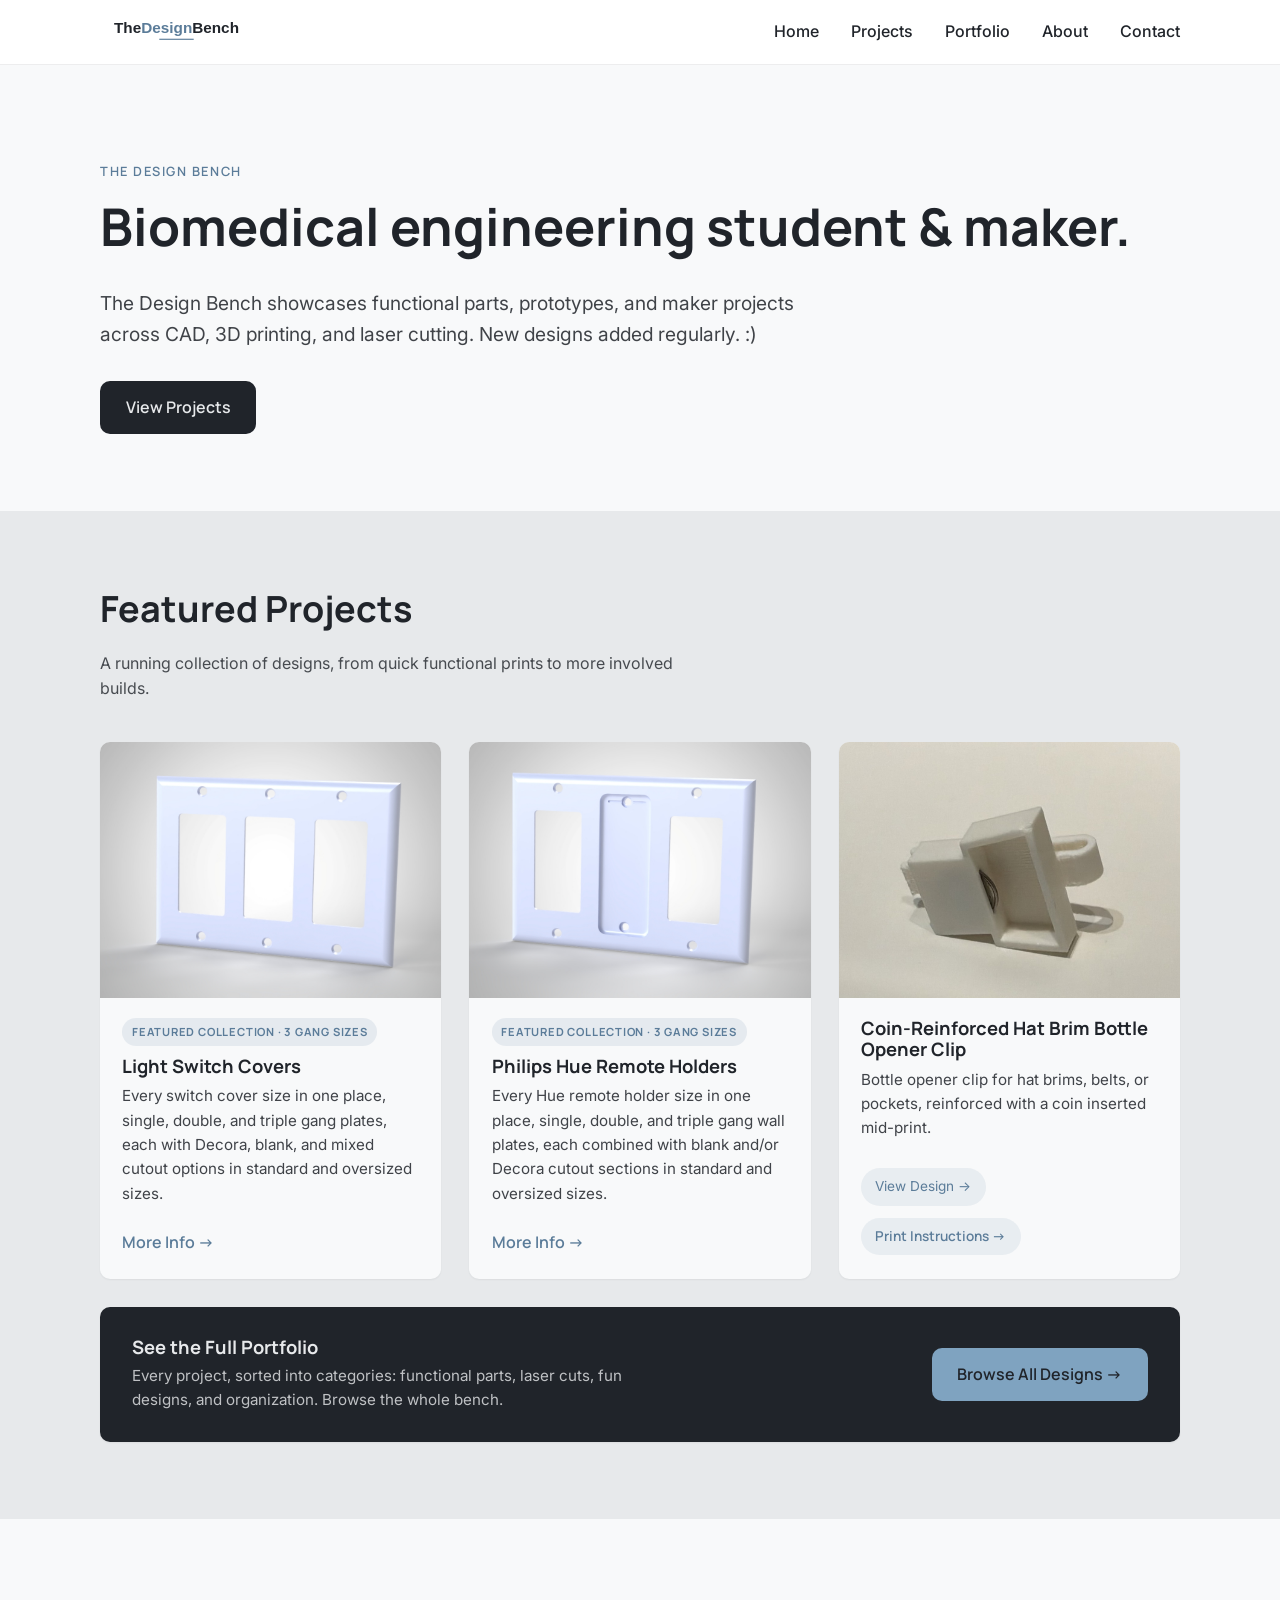
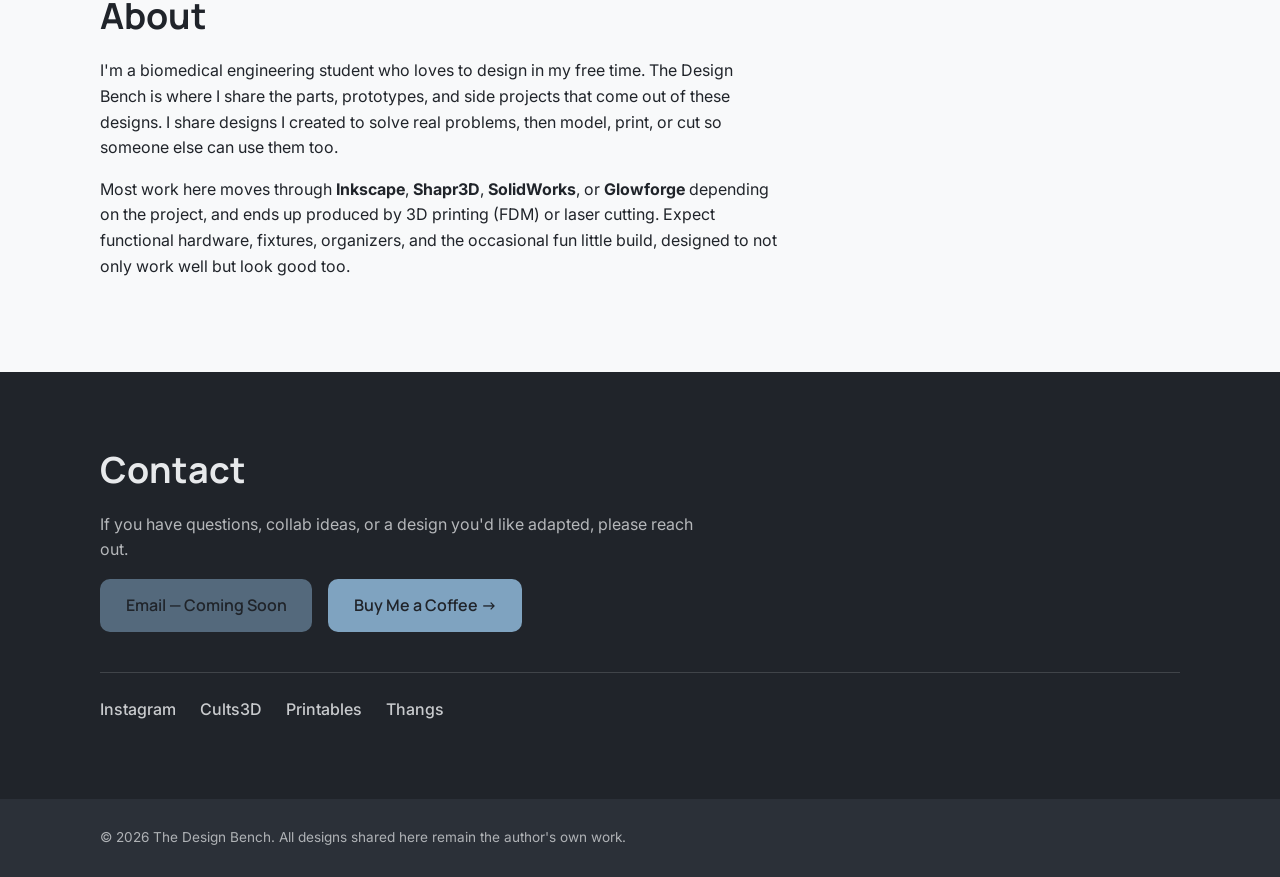
<file: index.html>
<!DOCTYPE html>
<html lang="en">
<head>
  <meta charset="UTF-8">
  <meta name="viewport" content="width=device-width, initial-scale=1.0">
  <title>The Design Bench — CAD, 3D Printing &amp; Maker Projects</title>
  <meta name="description" content="The Design Bench is a maker portfolio showcasing functional parts, prototypes, and design projects across CAD, 3D printing, and laser cutting.">

  <!-- ============================================================
       FAVICON
       assets/favicon.svg is a vector recreation of the real TDB mark.
       If you export an official favicon.ico from the source file, drop
       it in /assets — the link below already points to it as a fallback
       for browsers that don't support SVG favicons.
       ============================================================ -->
  <link rel="icon" type="image/svg+xml" href="assets/favicon.svg">
  <link rel="icon" type="image/x-icon" href="assets/favicon.ico">

  <!-- Fonts: Manrope for headings (matches the logo wordmark), Inter for body copy -->
  <link rel="preconnect" href="https://fonts.googleapis.com">
  <link rel="preconnect" href="https://fonts.gstatic.com" crossorigin>
  <link href="https://fonts.googleapis.com/css2?family=Manrope:wght@500;600;700&family=Inter:wght@400;500;600&display=swap" rel="stylesheet">

  <link rel="stylesheet" href="style.css">
</head>
<body>

  <!-- =========================== HEADER =========================== -->
  <header class="site-header">
    <div class="wrap header-inner">
      <a href="#home" class="brand" aria-label="The Design Bench — home">
        <!-- ================================================================
             LOGO
             Placeholder wordmark lives at assets/logo.svg — drop the real
             logo file in /assets and it will appear here automatically
             (keep the filename, or update this src).
             ================================================================ -->
        <img src="assets/logo.svg" alt="The Design Bench" class="brand-logo" width="400" height="120">
      </a>

      <button class="nav-toggle" id="navToggle" aria-expanded="false" aria-controls="siteNav" aria-label="Toggle navigation menu">
        <span></span><span></span><span></span>
      </button>

      <nav class="site-nav" id="siteNav">
        <a href="#home">Home</a>
        <a href="#projects">Projects</a>
        <a href="portfolio.html">Portfolio</a>
        <a href="#about">About</a>
        <a href="#contact">Contact</a>
      </nav>
    </div>
  </header>

  <main>

    <!-- =========================== HERO / HOME =========================== -->
    <section id="home" class="hero">
      <div class="wrap">
        <p class="eyebrow">The Design Bench</p>
        <h1>Biomedical engineering student &amp; maker.</h1>
        <p class="hero-lede">
          The Design Bench showcases functional parts, prototypes, and maker projects
          across CAD, 3D printing, and laser cutting. New designs added regularly. :)
        </p>
        <a href="#projects" class="btn btn-primary">View Projects</a>
      </div>
    </section>

    <!-- =========================== FEATURED PROJECTS =========================== -->
    <section id="projects" class="projects">
      <div class="wrap">
        <h2>Featured Projects</h2>
        <p class="section-lede">A running collection of designs, from quick functional prints to more involved builds.</p>

        <div class="project-grid">

          <!-- ================================================================
               PROJECT CARD — REPEATABLE COMPONENT
               ================================================================
               To add a new project, copy one entire <article class="project-card">
               block (from the opening <article> tag to its closing </article>,
               NOT the CTA card at the end) and paste it as a new sibling inside
               .project-grid, then swap:
                 1. the <img src> + alt text            -> real project photo/render
                 2. the <h3> title
                 3. the <p class="project-desc"> copy   -> 2-3 sentences
                 4. the platform links inside .platform-menu -> real listing URLs

               "VIEW DESIGN" PLATFORM PICKER
               Each card's "View Design →" is a button that opens a small menu
               of platforms (Cults3D / Printables / MakerWorld / Thangs) since
               a project may be posted on more than one. Delete any <li> for a
               platform this project isn't on. If a project only lives on ONE
               platform, skip the menu entirely and just use:
                 <a href="REAL_URL" class="project-link" target="_blank" rel="noopener">View Design →</a>

               MULTI-LISTING "PROJECT FAMILY" CARDS
               If a project is really a family of many files/listings (e.g.
               20-30 files across 6 posts), don't cram them into one platform
               menu — instead give the card a family-tag + a plain "More Info"
               link to a dedicated page under /projects/ listing every item.
               See projects/light-switch-family.html for the full pattern,
               and its "TEMPLATE — DUPLICATE FOR A NEW FAMILY" comment for how
               to add a second one.
               ================================================================ -->

          <!-- PROJECT CARD 1 — Light Switch Covers (Featured-only aggregator card,
               bundles the Single/Double/Triple Gang families into one card; see
               projects/light-switch-covers.html. Each gang size is ALSO its own
               separate card in portfolio.html's Functional Parts row — this card
               only exists here in Featured Projects. -->
          <article class="project-card">
            <div class="project-image">
              <img src="assets/images/triple-gang-triple-decora-cover.jpg" alt="Light Switch Covers, Triple Gang Decora render" width="800" height="600" loading="lazy">
            </div>
            <div class="project-body">
              <span class="family-tag">Featured Collection · 3 Gang Sizes</span>
              <h3>Light Switch Covers</h3>
              <p class="project-desc">
                Every switch cover size in one place, single, double, and triple gang plates,
                each with Decora, blank, and mixed cutout options in standard and oversized sizes.
              </p>
              <a href="projects/light-switch-covers.html" class="project-link">More Info →</a>
            </div>
          </article>

          <!-- PROJECT CARD 2 — Philips Hue Remote Holders (Featured-only aggregator
               card, bundles the Single/Double/Triple Gang Hue families into one card;
               see projects/hue-remote-holders.html. Each gang size is ALSO its own
               separate card in portfolio.html's Functional Parts row — this card
               only exists here in Featured Projects. -->
          <article class="project-card">
            <div class="project-image">
              <img src="assets/images/triple-gang-hue-decora-hue-decora-cover.jpg" alt="Philips Hue Remote Holders, Triple Gang Decora + Hue Holder + Decora render" width="800" height="600" loading="lazy">
            </div>
            <div class="project-body">
              <span class="family-tag">Featured Collection · 3 Gang Sizes</span>
              <h3>Philips Hue Remote Holders</h3>
              <p class="project-desc">
                Every Hue remote holder size in one place, single, double, and triple gang
                wall plates, each combined with blank and/or Decora cutout sections in
                standard and oversized sizes.
              </p>
              <a href="projects/hue-remote-holders.html" class="project-link">More Info →</a>
            </div>
          </article>

          <!-- PROJECT CARD 3 — Coin-Reinforced Hat Brim Bottle Opener Clip
               (standalone design, mirrors its portfolio.html card) -->
          <article class="project-card">
            <div class="project-image">
              <!-- TODO: swap for a real 3D render once available -->
              <img src="assets/images/coin-reinforced-hat-brim-bottle-opener-clip-print.jpg" alt="Coin-Reinforced Hat Brim Bottle Opener Clip, printed with dime insert" width="800" height="600" loading="lazy">
            </div>
            <div class="project-body">
              <h3>Coin-Reinforced Hat Brim Bottle Opener Clip</h3>
              <p class="project-desc">
                Bottle opener clip for hat brims, belts, or pockets, reinforced with a coin
                inserted mid-print.
              </p>
              <div class="card-actions">
                <div class="view-design">
                  <button type="button" class="project-link view-design-btn" aria-haspopup="true" aria-expanded="false">View Design →</button>
                  <ul class="platform-menu">
                    <li><a href="https://cults3d.com/en/3d-model/gadget/coin-reinforced-hat-brim-bottle-opener-clip" target="_blank" rel="noopener">Cults3D</a></li>
                    <li><a href="https://www.printables.com/model/1792244-coin-reinforced-hat-brim-bottle-opener-clip" target="_blank" rel="noopener">Printables</a></li>
                    <li><a href="https://thangs.com/designer/TheDesignBench/3d-model/Coin-Reinforced%20Hat%20Brim%20Bottle%20Opener%20Clip-1580347" target="_blank" rel="noopener">Thangs</a></li>
                  </ul>
                </div>
                <!-- TODO: swap for the real PDF once it's ready -->
                <a href="assets/guides/coin-reinforced-hat-brim-bottle-opener-clip-print-guide.pdf" class="project-link" target="_blank" rel="noopener">Print Instructions →</a>
              </div>
            </div>
          </article>

          <!-- ================================================================
               "VIEW FULL PORTFOLIO" CTA BANNER — not a project, spans the
               full grid width and links to portfolio.html. Keep this as the
               LAST item in the grid; if you reorder or add projects above,
               leave this one at the end.
               ================================================================ -->
          <article class="project-card project-card--cta">
            <div class="project-cta-text">
              <h3>See the Full Portfolio</h3>
              <p class="project-desc">
                Every project, sorted into categories: functional parts, laser cuts,
                fun designs, and organization. Browse the whole bench.
              </p>
            </div>
            <a href="portfolio.html" class="btn btn-cta">Browse All Designs →</a>
          </article>

        </div>
      </div>
    </section>

    <!-- =========================== ABOUT =========================== -->
    <section id="about" class="about">
      <div class="wrap">
        <h2>About</h2>
        <p>
          I'm a biomedical engineering student who loves to design in my free time. The Design Bench is where I share the parts, prototypes, and
          side projects that come out of these designs. I share designs I created to solve
          real problems, then model, print, or cut so someone else can use them too.
        </p>
        <p>
          Most work here moves through <strong>Inkscape</strong>, <strong>Shapr3D</strong>,
          <strong>SolidWorks</strong>, or <strong>Glowforge</strong> depending on the project, and
          ends up produced by 3D printing (FDM) or laser cutting. Expect functional hardware,
          fixtures, organizers, and the occasional fun little build, designed to not only work
          well but look good too.
        </p>
      </div>
    </section>

    <!-- =========================== CONTACT =========================== -->
    <section id="contact" class="contact">
      <div class="wrap">
        <h2>Contact</h2>
        <p class="section-lede">If you have questions, collab ideas, or a design you'd like adapted, please reach out.</p>

        <div class="contact-actions">
          <!-- Email isn't live yet. To restore it once it is, swap this block back to:
               <a href="mailto:hello@thedesignbench.ca" class="btn btn-primary">hello@thedesignbench.ca</a> -->
          <span class="btn btn-primary btn-disabled" role="note" aria-label="Email coming soon">Email — Coming Soon</span>
          <a href="https://buymeacoffee.com/TheDesignBench" class="btn btn-primary" target="_blank" rel="noopener">Buy Me a Coffee →</a>
        </div>

        <!-- Profile / storefront links — update here if a handle or platform changes -->
        <ul class="social-links">
          <li><a href="https://www.instagram.com/thedesignbench.ca/" target="_blank" rel="noopener">Instagram</a></li>
          <li><a href="https://cults3d.com/en/users/TheDesignBench/3d-models" target="_blank" rel="noopener">Cults3D</a></li>
          <li><a href="https://www.printables.com/@DesignBench_2719450" target="_blank" rel="noopener">Printables</a></li>
          <li><a href="https://thangs.com/designer/TheDesignBench" target="_blank" rel="noopener">Thangs</a></li>
        </ul>
      </div>
    </section>

  </main>

  <footer class="site-footer">
    <div class="wrap">
      <p>&copy; <span id="year"></span> The Design Bench. All designs shared here remain the author's own work.</p>
    </div>
  </footer>

  <script src="script.js"></script>
</body>
</html>
</file>
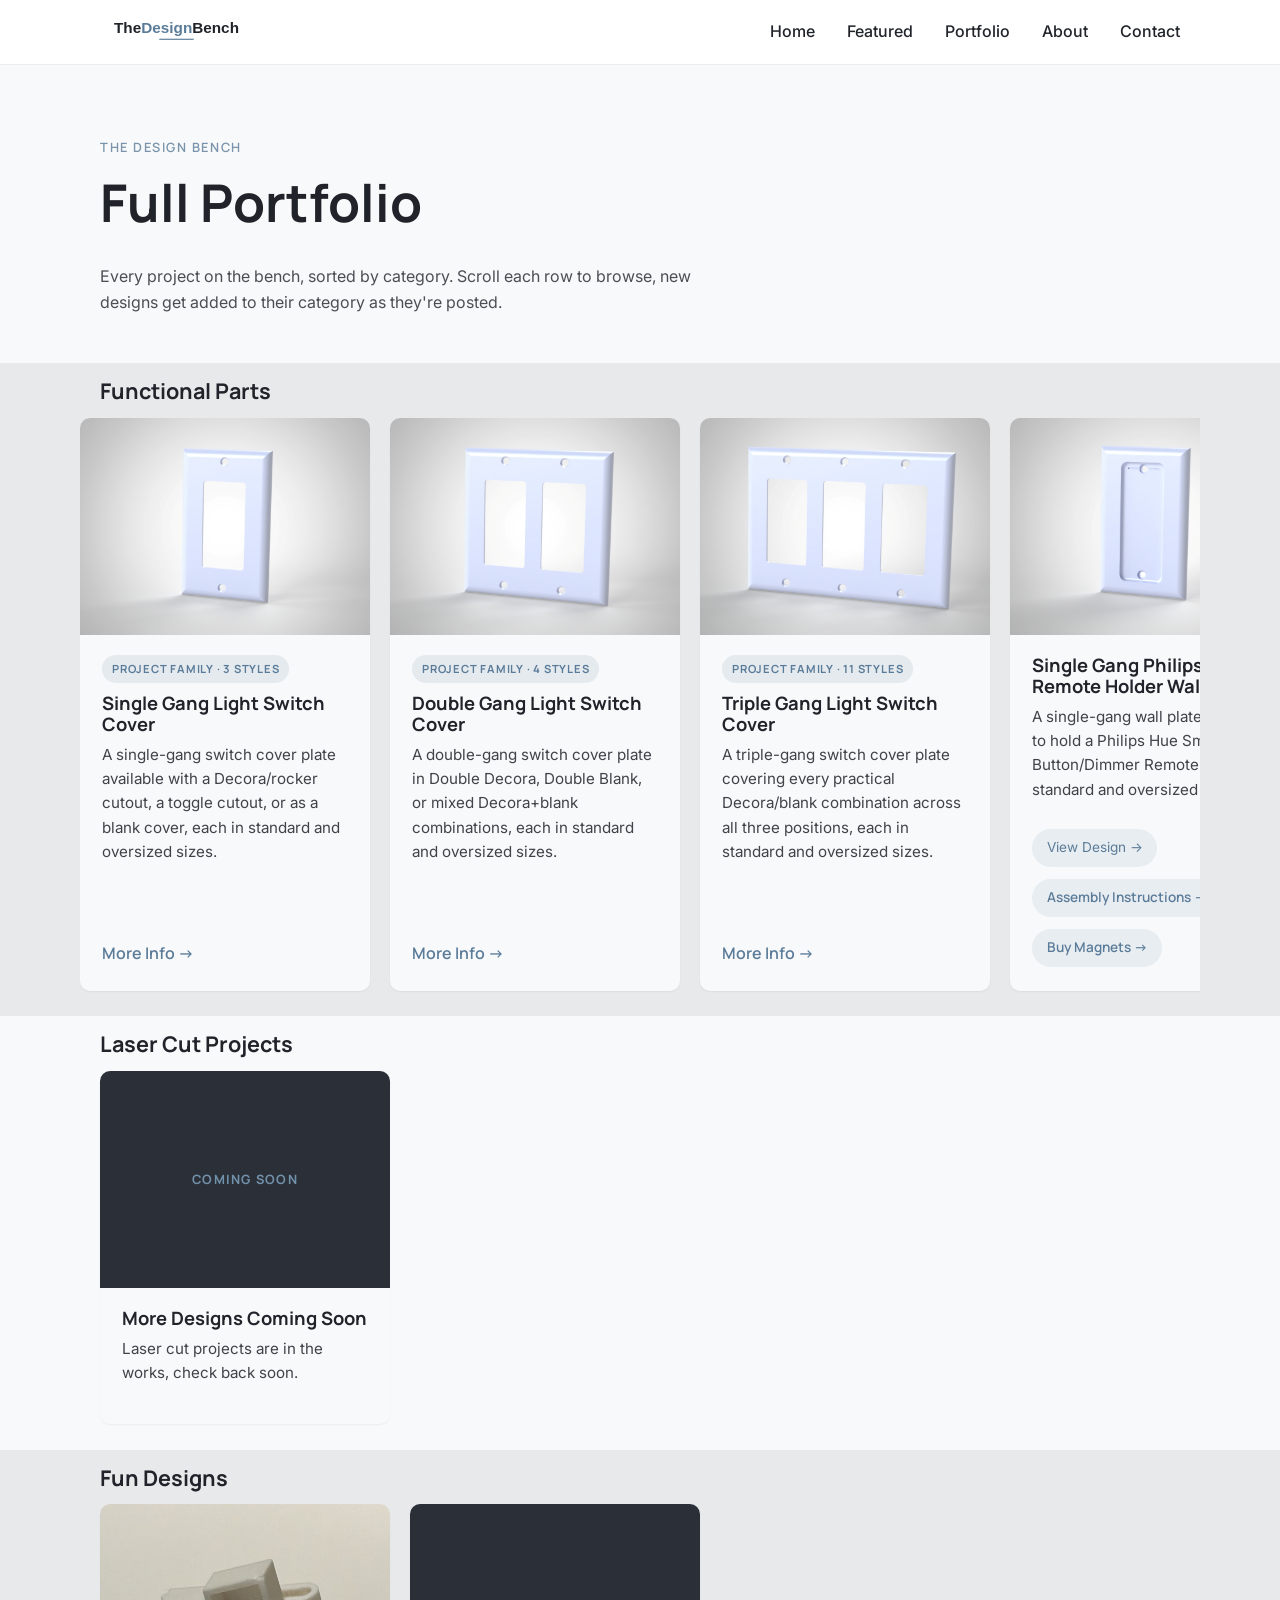
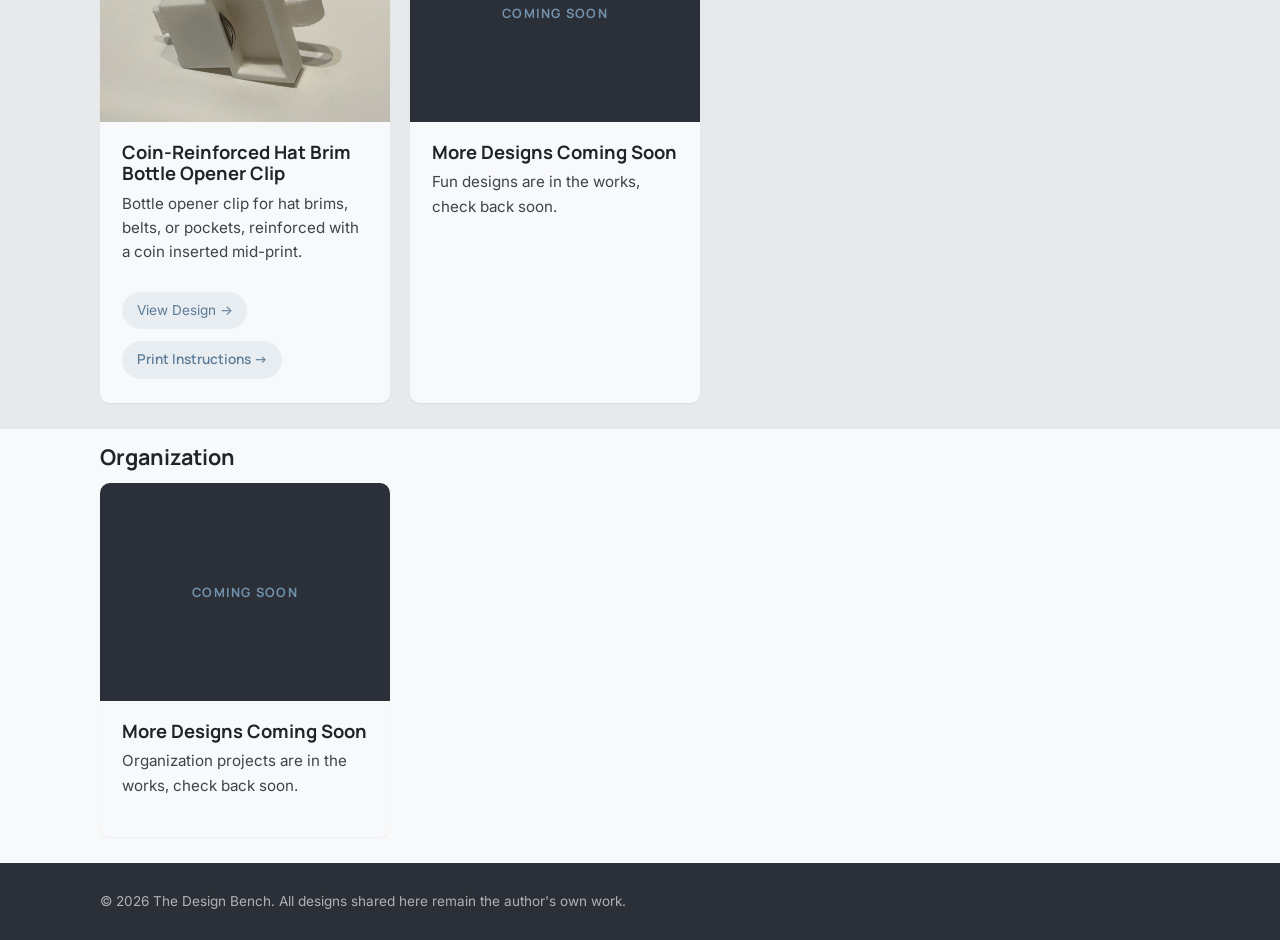
<file: portfolio.html>
<!DOCTYPE html>
<html lang="en">
<head>
  <meta charset="UTF-8">
  <meta name="viewport" content="width=device-width, initial-scale=1.0">
  <title>Full Portfolio — The Design Bench</title>
  <meta name="description" content="Every Design Bench project, organized by category — functional parts, laser cuts, fun designs, and organization.">

  <!-- Keep this <head> in sync with index.html (favicon + font links) -->
  <link rel="icon" type="image/svg+xml" href="assets/favicon.svg">
  <link rel="icon" type="image/x-icon" href="assets/favicon.ico">

  <link rel="preconnect" href="https://fonts.googleapis.com">
  <link rel="preconnect" href="https://fonts.gstatic.com" crossorigin>
  <link href="https://fonts.googleapis.com/css2?family=Manrope:wght@500;600;700&family=Inter:wght@400;500;600&display=swap" rel="stylesheet">

  <link rel="stylesheet" href="style.css">
</head>
<body>

  <!-- =========================== HEADER =========================== -->
  <!-- Same header as index.html, but nav links point back to index.html's
       anchor sections since this is a separate page. Keep both headers
       in sync if you change nav items. -->
  <header class="site-header">
    <div class="wrap header-inner">
      <a href="index.html" class="brand" aria-label="The Design Bench — home">
        <img src="assets/logo.svg" alt="The Design Bench" class="brand-logo" width="400" height="120">
      </a>

      <button class="nav-toggle" id="navToggle" aria-expanded="false" aria-controls="siteNav" aria-label="Toggle navigation menu">
        <span></span><span></span><span></span>
      </button>

      <nav class="site-nav" id="siteNav">
        <a href="index.html#home">Home</a>
        <a href="index.html#projects">Featured</a>
        <a href="portfolio.html" aria-current="page">Portfolio</a>
        <a href="index.html#about">About</a>
        <a href="index.html#contact">Contact</a>
      </nav>
    </div>
  </header>

  <main>

    <section class="portfolio-hero">
      <div class="wrap">
        <p class="eyebrow">The Design Bench</p>
        <h1>Full Portfolio</h1>
        <p>Every project on the bench, sorted by category. Scroll each row to browse, new designs get added to their category as they're posted.</p>
      </div>
    </section>

    <!-- ================================================================
         CATEGORY ROW — REPEATABLE COMPONENT
         ================================================================
         To add a new category, copy one entire <section class="portfolio-row">
         block (from <section> to its closing </section>) and paste it as a
         new sibling below, then:
           1. change the <h2> category name
           2. replace the cards inside .row-track with that category's projects

         Each card inside a row is the SAME project-card component used on
         the homepage (image, title, 2-3 sentence description, "View Design"
         platform picker) — copy one <article class="project-card"> block to
         add another project to a category. See index.html for the full
         breakdown of what to swap inside a card.

         MULTI-LISTING "PROJECT FAMILY" CARDS
         For a project that's really a family of many files/posts (see the
         "Light Switch Plate Family" card below), skip the platform picker
         and use a family-tag + a plain "More Info" link to a dedicated page
         under /projects/ instead — copy projects/light-switch-family.html
         for the pattern.
         ================================================================ -->

    <!-- CATEGORY: Functional Parts -->
    <section class="portfolio-row">
      <div class="wrap">
        <h2>Functional Parts</h2>
      </div>
      <div class="row-scroll">
        <div class="row-track">

          <!-- PROJECT CARD — Single Gang Light Switch Cover (family card, see
               projects/single-gang-light-switch-cover.html for the full listing) -->
          <article class="project-card">
            <div class="project-image">
              <img src="assets/images/single-gang-decora-cover.jpg" alt="Single Gang Light Switch Cover — Decora/rocker cutout render" width="800" height="600" loading="lazy">
            </div>
            <div class="project-body">
              <span class="family-tag">Project Family · 3 Styles</span>
              <h3>Single Gang Light Switch Cover</h3>
              <p class="project-desc">A single-gang switch cover plate available with a Decora/rocker cutout, a toggle cutout, or as a blank cover, each in standard and oversized sizes.</p>
              <a href="projects/single-gang-light-switch-cover.html" class="project-link">More Info →</a>
            </div>
          </article>

          <!-- PROJECT CARD — Double Gang Light Switch Cover (family card, see
               projects/double-gang-light-switch-cover.html for the full listing) -->
          <article class="project-card">
            <div class="project-image">
              <img src="assets/images/double-gang-decora-cover.jpg" alt="Double Gang Light Switch Cover — Double Decora render" width="800" height="600" loading="lazy">
            </div>
            <div class="project-body">
              <span class="family-tag">Project Family · 4 Styles</span>
              <h3>Double Gang Light Switch Cover</h3>
              <p class="project-desc">A double-gang switch cover plate in Double Decora, Double Blank, or mixed Decora+blank combinations, each in standard and oversized sizes.</p>
              <a href="projects/double-gang-light-switch-cover.html" class="project-link">More Info →</a>
            </div>
          </article>

          <!-- PROJECT CARD — Triple Gang Light Switch Cover (family card, see
               projects/triple-gang-light-switch-cover.html for the full listing) -->
          <article class="project-card">
            <div class="project-image">
              <img src="assets/images/triple-gang-triple-decora-cover.jpg" alt="Triple Gang Light Switch Cover, Triple Decora render" width="800" height="600" loading="lazy">
            </div>
            <div class="project-body">
              <span class="family-tag">Project Family · 11 Styles</span>
              <h3>Triple Gang Light Switch Cover</h3>
              <p class="project-desc">A triple-gang switch cover plate covering every practical Decora/blank combination across all three positions, each in standard and oversized sizes.</p>
              <a href="projects/triple-gang-light-switch-cover.html" class="project-link">More Info →</a>
            </div>
          </article>

          <!-- PROJECT CARD — Single Gang Philips Hue Remote Holder Wall Plate
               (standalone design, single listing per platform) -->
          <article class="project-card">
            <div class="project-image">
              <img src="assets/images/single-gang-hue-remote-holder-cover.jpg" alt="Single Gang Philips Hue Remote Holder Wall Plate render" width="800" height="600" loading="lazy">
            </div>
            <div class="project-body">
              <h3>Single Gang Philips Hue Remote Holder Wall Plate</h3>
              <p class="project-desc">A single-gang wall plate designed to hold a Philips Hue Smart Button/Dimmer Remote, in standard and oversized sizes.</p>
              <div class="card-actions">
                <div class="view-design">
                  <button type="button" class="project-link view-design-btn" aria-haspopup="true" aria-expanded="false">View Design →</button>
                  <ul class="platform-menu">
                    <li><a href="https://cults3d.com/en/3d-model/home/single-gang-philips-hue-remote-holder-wall-plate" target="_blank" rel="noopener">Cults3D</a></li>
                    <li><a href="https://www.printables.com/model/1781356-single-gang-philips-hue-remote-holder-standard-ove/files" target="_blank" rel="noopener">Printables</a></li>
                    <li><a href="https://thangs.com/designer/TheDesignBench/3d-model/Single%20Gang%20Hue%20Remote%20Holder%20%28Std%2BOversized%29-1575086" target="_blank" rel="noopener">Thangs</a></li>
                  </ul>
                </div>
                <a href="assets/guides/hue-remote-magnet-assembly-guide.pdf" class="project-link" target="_blank" rel="noopener">Assembly Instructions →</a>
                <a href="https://www.amazon.ca/Magnets-Crafts-Multi-Use-Refrigerator-Whiteboards/dp/B0CQR8P3ND" class="project-link" target="_blank" rel="noopener">Buy Magnets →</a>
              </div>
            </div>
          </article>

          <!-- PROJECT CARD — Double Gang Philips Hue Remote Holder Wall Plate
               (family card, see projects/double-gang-hue-remote-holder.html
               for the full listing) -->
          <article class="project-card">
            <div class="project-image">
              <img src="assets/images/double-gang-hue-decora-cover.jpg" alt="Double Gang Philips Hue Remote Holder, Decora + Hue Holder render" width="800" height="600" loading="lazy">
            </div>
            <div class="project-body">
              <span class="family-tag">Project Family · 3 Styles</span>
              <h3>Double Gang Philips Hue Remote Holder Wall Plate</h3>
              <p class="project-desc">A double-gang wall plate combining a Philips Hue Remote holder with a blank or Decora cutout side, in standard and oversized sizes.</p>
              <a href="projects/double-gang-hue-remote-holder.html" class="project-link">More Info →</a>
            </div>
          </article>

          <!-- PROJECT CARD — Triple Gang Philips Hue Remote Holder Wall Plate
               (family card, see projects/triple-gang-hue-remote-holder.html
               for the full listing) -->
          <article class="project-card">
            <div class="project-image">
              <img src="assets/images/triple-gang-hue-decora-hue-decora-cover.jpg" alt="Triple Gang Philips Hue Remote Holder Wall Plate render" width="800" height="600" loading="lazy">
            </div>
            <div class="project-body">
              <span class="family-tag">Project Family · 12 Styles</span>
              <h3>Triple Gang Philips Hue Remote Holder Wall Plate</h3>
              <p class="project-desc">A triple-gang wall plate combining a Philips Hue Remote holder with blank and/or Decora cutout sections, in standard and oversized sizes.</p>
              <a href="projects/triple-gang-hue-remote-holder.html" class="project-link">More Info →</a>
            </div>
          </article>

        </div>
      </div>
    </section>

    <!-- CATEGORY: Laser Cut Projects -->
    <section class="portfolio-row">
      <div class="wrap">
        <h2>Laser Cut Projects</h2>
      </div>
      <div class="row-scroll">
        <div class="row-track">

          <!-- COMING SOON — no real laser cut projects posted yet; replace with
               real project-card entries as they're ready. -->
          <article class="project-card">
            <div class="project-image project-image--soon">
              <span class="soon-label">Coming Soon</span>
            </div>
            <div class="project-body">
              <h3>More Designs Coming Soon</h3>
              <p class="project-desc">Laser cut projects are in the works, check back soon.</p>
            </div>
          </article>

        </div>
      </div>
    </section>

    <!-- CATEGORY: Fun Designs -->
    <section class="portfolio-row">
      <div class="wrap">
        <h2>Fun Designs</h2>
      </div>
      <div class="row-scroll">
        <div class="row-track">

          <!-- PROJECT CARD — Coin-Reinforced Hat Brim Bottle Opener Clip
               (standalone design, single listing per platform) -->
          <article class="project-card">
            <div class="project-image">
              <!-- TODO: swap for a real 3D render once available -->
              <img src="assets/images/coin-reinforced-hat-brim-bottle-opener-clip-print.jpg" alt="Coin-Reinforced Hat Brim Bottle Opener Clip, printed with dime insert" width="800" height="600" loading="lazy">
            </div>
            <div class="project-body">
              <h3>Coin-Reinforced Hat Brim Bottle Opener Clip</h3>
              <p class="project-desc">Bottle opener clip for hat brims, belts, or pockets, reinforced with a coin inserted mid-print.</p>
              <div class="card-actions">
                <div class="view-design">
                  <button type="button" class="project-link view-design-btn" aria-haspopup="true" aria-expanded="false">View Design →</button>
                  <ul class="platform-menu">
                    <li><a href="https://cults3d.com/en/3d-model/gadget/coin-reinforced-hat-brim-bottle-opener-clip" target="_blank" rel="noopener">Cults3D</a></li>
                    <li><a href="https://www.printables.com/model/1792244-coin-reinforced-hat-brim-bottle-opener-clip" target="_blank" rel="noopener">Printables</a></li>
                    <li><a href="https://thangs.com/designer/TheDesignBench/3d-model/Coin-Reinforced%20Hat%20Brim%20Bottle%20Opener%20Clip-1580347" target="_blank" rel="noopener">Thangs</a></li>
                  </ul>
                </div>
                <!-- TODO: swap for the real PDF once it's ready -->
                <a href="assets/guides/coin-reinforced-hat-brim-bottle-opener-clip-print-guide.pdf" class="project-link" target="_blank" rel="noopener">Print Instructions →</a>
              </div>
            </div>
          </article>

          <!-- COMING SOON — keep alongside real cards until this category has
               4 designs, then remove. -->
          <article class="project-card">
            <div class="project-image project-image--soon">
              <span class="soon-label">Coming Soon</span>
            </div>
            <div class="project-body">
              <h3>More Designs Coming Soon</h3>
              <p class="project-desc">Fun designs are in the works, check back soon.</p>
            </div>
          </article>

        </div>
      </div>
    </section>

    <!-- CATEGORY: Organization -->
    <section class="portfolio-row">
      <div class="wrap">
        <h2>Organization</h2>
      </div>
      <div class="row-scroll">
        <div class="row-track">

          <!-- COMING SOON — no real organization projects posted yet; replace
               with real project-card entries as they're ready. -->
          <article class="project-card">
            <div class="project-image project-image--soon">
              <span class="soon-label">Coming Soon</span>
            </div>
            <div class="project-body">
              <h3>More Designs Coming Soon</h3>
              <p class="project-desc">Organization projects are in the works, check back soon.</p>
            </div>
          </article>

        </div>
      </div>
    </section>

  </main>

  <footer class="site-footer">
    <div class="wrap">
      <p>&copy; <span id="year"></span> The Design Bench. All designs shared here remain the author's own work.</p>
    </div>
  </footer>

  <script src="script.js"></script>
</body>
</html>
</file>
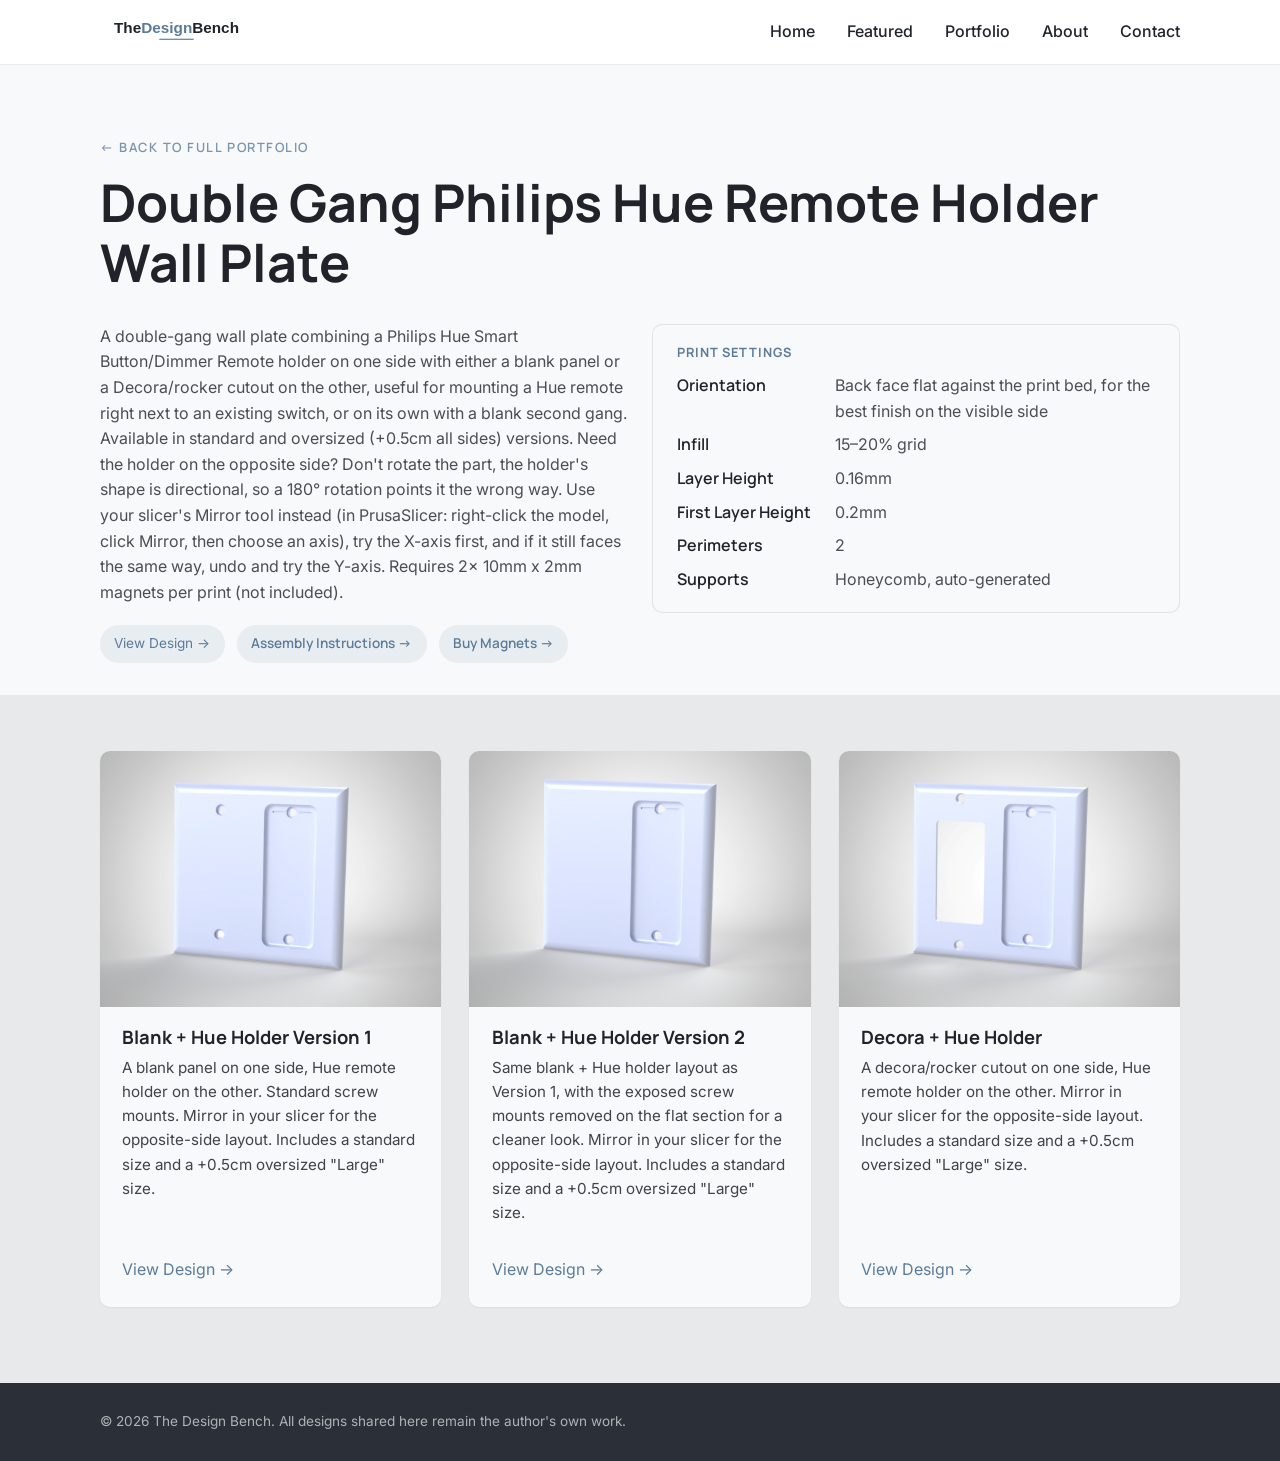
<file: projects/double-gang-hue-remote-holder.html>
<!DOCTYPE html>
<html lang="en">
<head>
  <meta charset="UTF-8">
  <meta name="viewport" content="width=device-width, initial-scale=1.0">
  <title>Double Gang Philips Hue Remote Holder Wall Plate — The Design Bench</title>
  <meta name="description" content="A double-gang wall plate combining a Philips Hue Smart Button/Dimmer Remote holder with a blank or Decora side, in standard and oversized sizes.">

  <!-- Keep this <head> in sync with /index.html (favicon + font links).
       Paths are one folder deeper here, so everything is prefixed with ../ -->
  <link rel="icon" type="image/svg+xml" href="../assets/favicon.svg">
  <link rel="icon" type="image/x-icon" href="../assets/favicon.ico">

  <link rel="preconnect" href="https://fonts.googleapis.com">
  <link rel="preconnect" href="https://fonts.gstatic.com" crossorigin>
  <link href="https://fonts.googleapis.com/css2?family=Manrope:wght@500;600;700&family=Inter:wght@400;500;600&display=swap" rel="stylesheet">

  <link rel="stylesheet" href="../style.css">
</head>
<body>

  <!-- =========================== HEADER =========================== -->
  <!-- Same header as index.html/portfolio.html, but every link is prefixed
       with ../ since this page lives one folder deeper (/projects/). -->
  <header class="site-header">
    <div class="wrap header-inner">
      <a href="../index.html" class="brand" aria-label="The Design Bench — home">
        <img src="../assets/logo.svg" alt="The Design Bench" class="brand-logo" width="400" height="120">
      </a>

      <button class="nav-toggle" id="navToggle" aria-expanded="false" aria-controls="siteNav" aria-label="Toggle navigation menu">
        <span></span><span></span><span></span>
      </button>

      <nav class="site-nav" id="siteNav">
        <a href="../index.html#home">Home</a>
        <a href="../index.html#projects">Featured</a>
        <a href="../portfolio.html">Portfolio</a>
        <a href="../index.html#about">About</a>
        <a href="../index.html#contact">Contact</a>
      </nav>
    </div>
  </header>

  <main>

    <section class="portfolio-hero">
      <div class="wrap">
        <p class="eyebrow"><a href="../portfolio.html" style="color:inherit;text-decoration:none;">← Back to Full Portfolio</a></p>
        <h1>Double Gang Philips Hue Remote Holder Wall Plate</h1>

        <div class="hero-split">
          <p>
            A double-gang wall plate combining a Philips Hue Smart Button/Dimmer Remote holder
            on one side with either a blank panel or a Decora/rocker cutout on the other, useful
            for mounting a Hue remote right next to an existing switch, or on its own with a
            blank second gang. Available in standard and oversized (+0.5cm all sides) versions.
            Need the holder on the opposite side? Don't rotate the part, the holder's shape is
            directional, so a 180° rotation points it the wrong way. Use your slicer's Mirror
            tool instead (in PrusaSlicer: right-click the model, click Mirror, then choose an
            axis), try the X-axis first, and if it still faces the same way, undo and try the
            Y-axis. Requires 2x 10mm x 2mm magnets per print (not included).
          </p>

          <div class="spec-box">
            <h2>Print Settings</h2>
            <dl class="spec-list">
              <dt>Orientation</dt><dd>Back face flat against the print bed, for the best finish on the visible side</dd>
              <dt>Infill</dt><dd>15–20% grid</dd>
              <dt>Layer Height</dt><dd>0.16mm</dd>
              <dt>First Layer Height</dt><dd>0.2mm</dd>
              <dt>Perimeters</dt><dd>2</dd>
              <dt>Supports</dt><dd>Honeycomb, auto-generated</dd>
            </dl>
          </div>
        </div>

        <!-- This is a single listing on each platform bundling all 3 styles below,
             so there's just one shared set of platform links (not one per style). -->
        <div class="card-actions">
          <div class="view-design">
            <button type="button" class="project-link view-design-btn" aria-haspopup="true" aria-expanded="false">View Design →</button>
            <ul class="platform-menu">
              <li><a href="https://cults3d.com/en/3d-model/home/double-gang-hue-remote-holder-standard-oversized" target="_blank" rel="noopener">Cults3D</a></li>
              <li><a href="https://www.printables.com/model/1787546-double-gang-hue-remote-holder-standard-oversized" target="_blank" rel="noopener">Printables</a></li>
              <li><a href="https://thangs.com/designer/TheDesignBench/3d-model/Double%20Gang%20Hue%20Remote%20Holder%20%28Std%2BOversized%29-1578225" target="_blank" rel="noopener">Thangs</a></li>
            </ul>
          </div>
          <a href="../assets/guides/hue-remote-magnet-assembly-guide.pdf" class="project-link" target="_blank" rel="noopener">Assembly Instructions →</a>
          <a href="https://www.amazon.ca/Magnets-Crafts-Multi-Use-Refrigerator-Whiteboards/dp/B0CQR8P3ND" class="project-link" target="_blank" rel="noopener">Buy Magnets →</a>
        </div>
      </div>
    </section>

    <!-- ================================================================
         STYLES — this family is ONE listing per platform (see the shared
         View Design links above) bundling all 3 styles, each available in
         a standard AND a +0.5cm oversized size (a selectable option, not a
         separate style), so these cards are grouped by style rather than
         by size. Each card also carries its own View Design picker (same
         links as the shared one above) so clicking any style's image
         surfaces the buy links directly.
         ================================================================ -->

    <section class="projects" style="padding-top: 1rem;">
      <div class="wrap">
        <div class="project-grid">

          <!-- STYLE 1 -->
          <article class="project-card">
            <div class="project-image">
              <img src="../assets/images/double-gang-hue-flat-v1-cover.jpg" alt="Double Gang Philips Hue Remote Holder, Blank + Hue Holder render, Version 1" width="800" height="600" loading="lazy">
            </div>
            <div class="project-body">
              <h3>Blank + Hue Holder Version 1</h3>
              <p class="project-desc">A blank panel on one side, Hue remote holder on the other. Standard screw mounts. Mirror in your slicer for the opposite-side layout. Includes a standard size and a +0.5cm oversized "Large" size.</p>
              <div class="view-design">
                <button type="button" class="project-link view-design-btn" aria-haspopup="true" aria-expanded="false">View Design →</button>
                <ul class="platform-menu">
                  <li><a href="https://cults3d.com/en/3d-model/home/double-gang-hue-remote-holder-standard-oversized" target="_blank" rel="noopener">Cults3D</a></li>
                  <li><a href="https://www.printables.com/model/1787546-double-gang-hue-remote-holder-standard-oversized" target="_blank" rel="noopener">Printables</a></li>
                  <li><a href="https://thangs.com/designer/TheDesignBench/3d-model/Double%20Gang%20Hue%20Remote%20Holder%20%28Std%2BOversized%29-1578225" target="_blank" rel="noopener">Thangs</a></li>
                </ul>
              </div>
            </div>
          </article>

          <!-- STYLE 2 -->
          <article class="project-card">
            <div class="project-image">
              <img src="../assets/images/double-gang-hue-flat-v2-cover.jpg" alt="Double Gang Philips Hue Remote Holder, Blank + Hue Holder render, Version 2" width="800" height="600" loading="lazy">
            </div>
            <div class="project-body">
              <h3>Blank + Hue Holder Version 2</h3>
              <p class="project-desc">Same blank + Hue holder layout as Version 1, with the exposed screw mounts removed on the flat section for a cleaner look. Mirror in your slicer for the opposite-side layout. Includes a standard size and a +0.5cm oversized "Large" size.</p>
              <div class="view-design">
                <button type="button" class="project-link view-design-btn" aria-haspopup="true" aria-expanded="false">View Design →</button>
                <ul class="platform-menu">
                  <li><a href="https://cults3d.com/en/3d-model/home/double-gang-hue-remote-holder-standard-oversized" target="_blank" rel="noopener">Cults3D</a></li>
                  <li><a href="https://www.printables.com/model/1787546-double-gang-hue-remote-holder-standard-oversized" target="_blank" rel="noopener">Printables</a></li>
                  <li><a href="https://thangs.com/designer/TheDesignBench/3d-model/Double%20Gang%20Hue%20Remote%20Holder%20%28Std%2BOversized%29-1578225" target="_blank" rel="noopener">Thangs</a></li>
                </ul>
              </div>
            </div>
          </article>

          <!-- STYLE 3 -->
          <article class="project-card">
            <div class="project-image">
              <img src="../assets/images/double-gang-hue-decora-cover.jpg" alt="Double Gang Philips Hue Remote Holder, Decora + Hue Holder render" width="800" height="600" loading="lazy">
            </div>
            <div class="project-body">
              <h3>Decora + Hue Holder</h3>
              <p class="project-desc">A decora/rocker cutout on one side, Hue remote holder on the other. Mirror in your slicer for the opposite-side layout. Includes a standard size and a +0.5cm oversized "Large" size.</p>
              <div class="view-design">
                <button type="button" class="project-link view-design-btn" aria-haspopup="true" aria-expanded="false">View Design →</button>
                <ul class="platform-menu">
                  <li><a href="https://cults3d.com/en/3d-model/home/double-gang-hue-remote-holder-standard-oversized" target="_blank" rel="noopener">Cults3D</a></li>
                  <li><a href="https://www.printables.com/model/1787546-double-gang-hue-remote-holder-standard-oversized" target="_blank" rel="noopener">Printables</a></li>
                  <li><a href="https://thangs.com/designer/TheDesignBench/3d-model/Double%20Gang%20Hue%20Remote%20Holder%20%28Std%2BOversized%29-1578225" target="_blank" rel="noopener">Thangs</a></li>
                </ul>
              </div>
            </div>
          </article>

        </div>
      </div>
    </section>

  </main>

  <footer class="site-footer">
    <div class="wrap">
      <p>&copy; <span id="year"></span> The Design Bench. All designs shared here remain the author's own work.</p>
    </div>
  </footer>

  <script src="../script.js"></script>
</body>
</html>
</file>
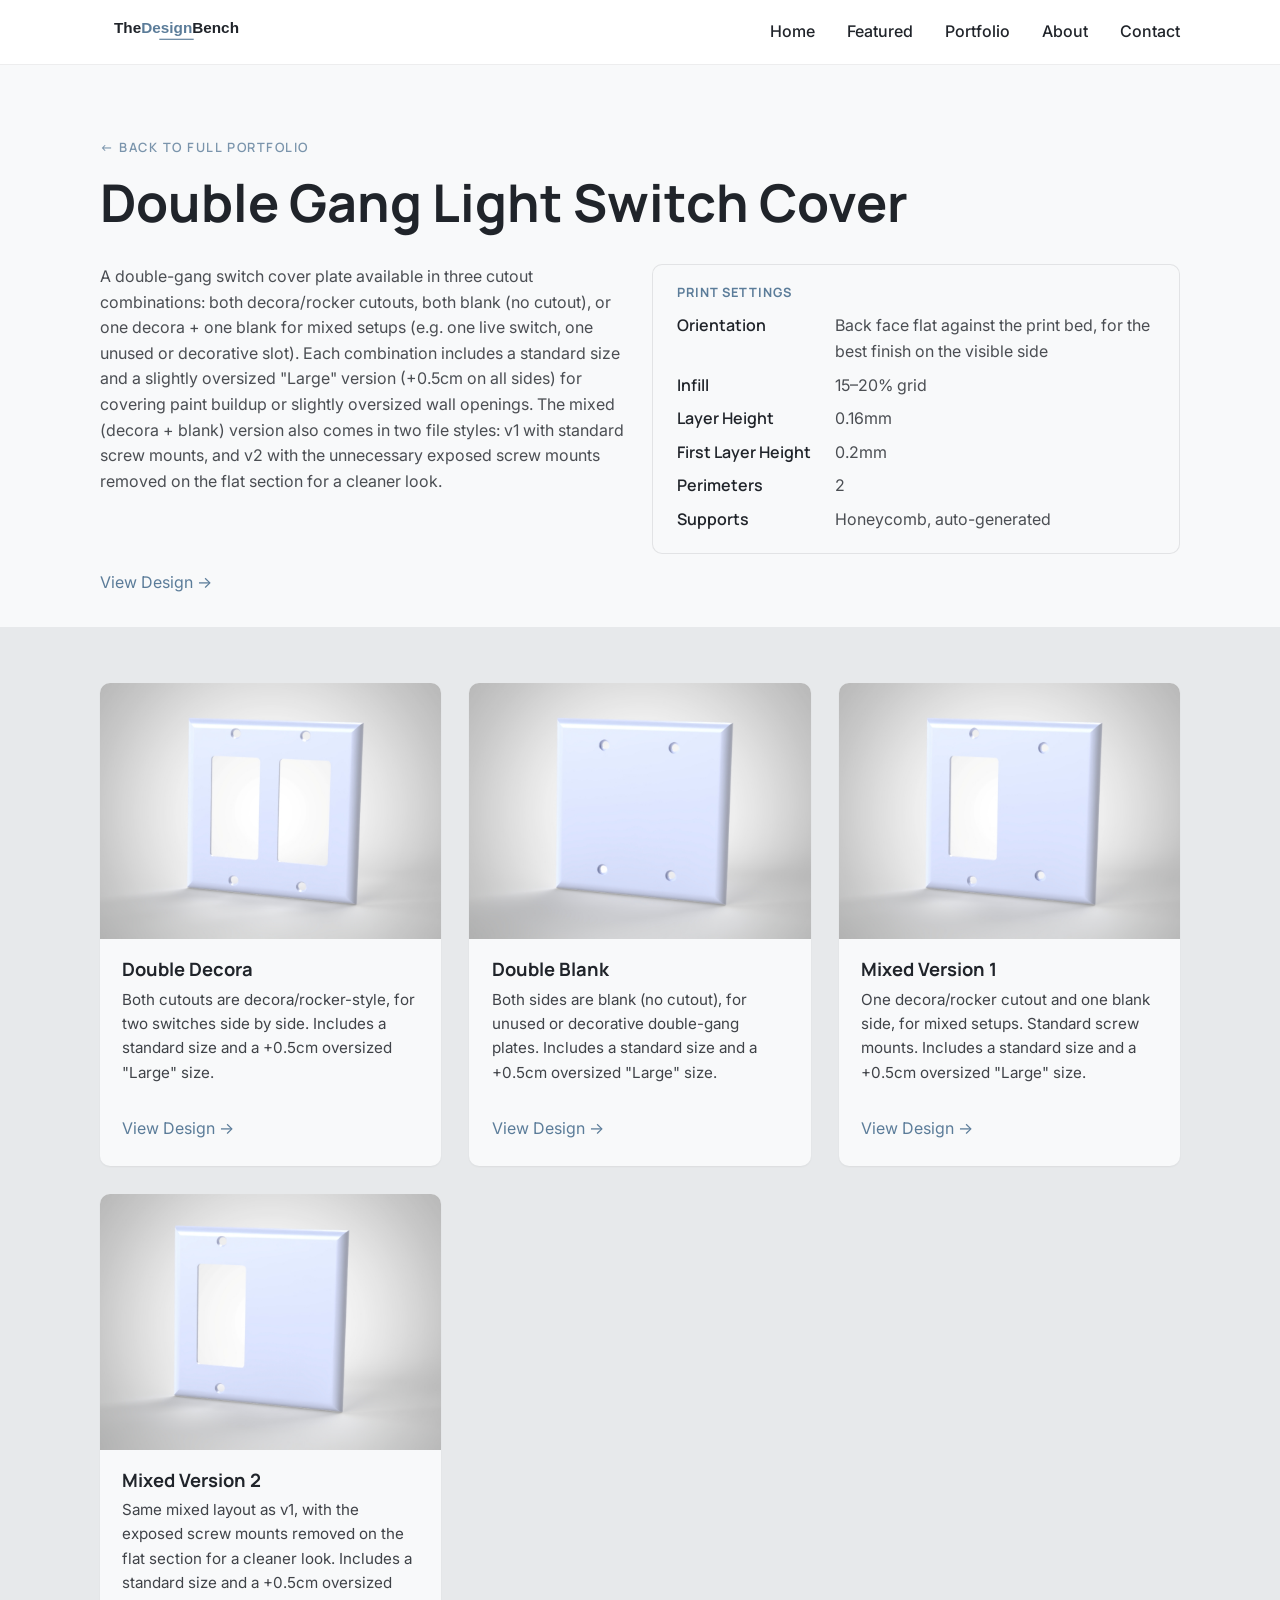
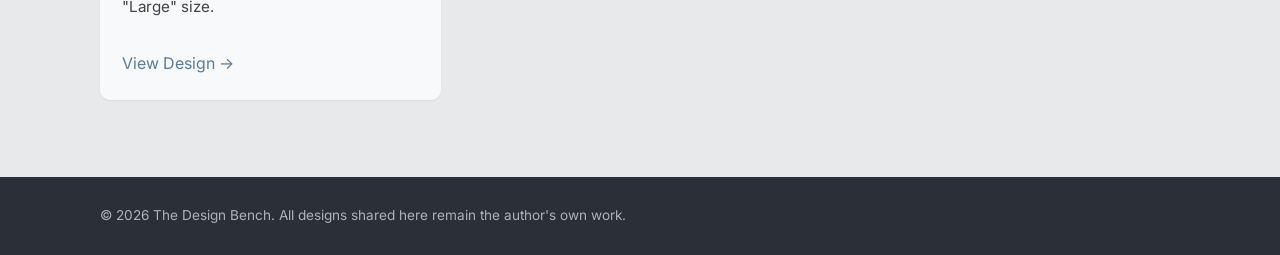
<file: projects/double-gang-light-switch-cover.html>
<!DOCTYPE html>
<html lang="en">
<head>
  <meta charset="UTF-8">
  <meta name="viewport" content="width=device-width, initial-scale=1.0">
  <title>Double Gang Light Switch Cover — The Design Bench</title>
  <meta name="description" content="A double-gang switch cover plate in Double Decora, Double Blank, or mixed Decora+blank combinations, each in standard and oversized sizes.">

  <!-- Keep this <head> in sync with /index.html (favicon + font links).
       Paths are one folder deeper here, so everything is prefixed with ../ -->
  <link rel="icon" type="image/svg+xml" href="../assets/favicon.svg">
  <link rel="icon" type="image/x-icon" href="../assets/favicon.ico">

  <link rel="preconnect" href="https://fonts.googleapis.com">
  <link rel="preconnect" href="https://fonts.gstatic.com" crossorigin>
  <link href="https://fonts.googleapis.com/css2?family=Manrope:wght@500;600;700&family=Inter:wght@400;500;600&display=swap" rel="stylesheet">

  <link rel="stylesheet" href="../style.css">
</head>
<body>

  <!-- =========================== HEADER =========================== -->
  <!-- Same header as index.html/portfolio.html, but every link is prefixed
       with ../ since this page lives one folder deeper (/projects/). -->
  <header class="site-header">
    <div class="wrap header-inner">
      <a href="../index.html" class="brand" aria-label="The Design Bench — home">
        <img src="../assets/logo.svg" alt="The Design Bench" class="brand-logo" width="400" height="120">
      </a>

      <button class="nav-toggle" id="navToggle" aria-expanded="false" aria-controls="siteNav" aria-label="Toggle navigation menu">
        <span></span><span></span><span></span>
      </button>

      <nav class="site-nav" id="siteNav">
        <a href="../index.html#home">Home</a>
        <a href="../index.html#projects">Featured</a>
        <a href="../portfolio.html">Portfolio</a>
        <a href="../index.html#about">About</a>
        <a href="../index.html#contact">Contact</a>
      </nav>
    </div>
  </header>

  <main>

    <section class="portfolio-hero">
      <div class="wrap">
        <p class="eyebrow"><a href="../portfolio.html" style="color:inherit;text-decoration:none;">← Back to Full Portfolio</a></p>
        <h1>Double Gang Light Switch Cover</h1>

        <div class="hero-split">
          <p>
            A double-gang switch cover plate available in three cutout combinations: both
            decora/rocker cutouts, both blank (no cutout), or one decora + one blank for mixed
            setups (e.g. one live switch, one unused or decorative slot). Each combination
            includes a standard size and a slightly oversized "Large" version (+0.5cm on all
            sides) for covering paint buildup or slightly oversized wall openings. The mixed
            (decora + blank) version also comes in two file styles: v1 with standard screw
            mounts, and v2 with the unnecessary exposed screw mounts removed on the flat section for a
            cleaner look.
          </p>

          <div class="spec-box">
            <h2>Print Settings</h2>
            <dl class="spec-list">
              <dt>Orientation</dt><dd>Back face flat against the print bed, for the best finish on the visible side</dd>
              <dt>Infill</dt><dd>15–20% grid</dd>
              <dt>Layer Height</dt><dd>0.16mm</dd>
              <dt>First Layer Height</dt><dd>0.2mm</dd>
              <dt>Perimeters</dt><dd>2</dd>
              <dt>Supports</dt><dd>Honeycomb, auto-generated</dd>
            </dl>
          </div>
        </div>

        <!-- This is a single listing on each platform bundling all 4 styles below (size is
             a selectable option within each style, not a separate style/file), so there's
             just one shared set of platform links. -->
        <div class="view-design">
          <button type="button" class="project-link view-design-btn" aria-haspopup="true" aria-expanded="false">View Design →</button>
          <ul class="platform-menu">
            <li><a href="https://cults3d.com/en/3d-model/home/double-gang-light-switch-cover" target="_blank" rel="noopener">Cults3D</a></li>
            <li><a href="https://www.printables.com/model/1780672-double-gang-light-switch-cover-standard-oversized" target="_blank" rel="noopener">Printables</a></li>
            <li><a href="https://thangs.com/designer/TheDesignBench/3d-model/Double%20Gang%20Light%20Switch%20Cover%20%28Std%2BOversized%29-1574691" target="_blank" rel="noopener">Thangs</a></li>
          </ul>
        </div>
      </div>
    </section>

    <!-- ================================================================
         STYLES — this family is ONE listing per platform (see the shared
         View Design links above) bundling all 4 styles, each available in
         a standard AND a +0.5cm oversized size (a selectable option, not a
         separate style), so these cards are grouped by cutout combination
         and don't carry their own platform links.
         ================================================================ -->

    <section class="projects" style="padding-top: 1rem;">
      <div class="wrap">
        <div class="project-grid">

          <!-- STYLE 1 -->
          <article class="project-card">
            <div class="project-image">
              <img src="../assets/images/double-gang-decora-cover.jpg" alt="Double Gang Light Switch Cover — Double Decora render" width="800" height="600" loading="lazy">
            </div>
            <div class="project-body">
              <h3>Double Decora</h3>
              <p class="project-desc">Both cutouts are decora/rocker-style, for two switches side by side. Includes a standard size and a +0.5cm oversized "Large" size.</p>
              <div class="view-design">
                <button type="button" class="project-link view-design-btn" aria-haspopup="true" aria-expanded="false">View Design →</button>
                <ul class="platform-menu">
                  <li><a href="https://cults3d.com/en/3d-model/home/double-gang-light-switch-cover" target="_blank" rel="noopener">Cults3D</a></li>
                  <li><a href="https://www.printables.com/model/1780672-double-gang-light-switch-cover-standard-oversized" target="_blank" rel="noopener">Printables</a></li>
                  <li><a href="https://thangs.com/designer/TheDesignBench/3d-model/Double%20Gang%20Light%20Switch%20Cover%20%28Std%2BOversized%29-1574691" target="_blank" rel="noopener">Thangs</a></li>
                </ul>
              </div>
            </div>
          </article>

          <!-- STYLE 2 -->
          <article class="project-card">
            <div class="project-image">
              <img src="../assets/images/double-gang-blank-cover.jpg" alt="Double Gang Light Switch Cover — Double Blank render" width="800" height="600" loading="lazy">
            </div>
            <div class="project-body">
              <h3>Double Blank</h3>
              <p class="project-desc">Both sides are blank (no cutout), for unused or decorative double-gang plates. Includes a standard size and a +0.5cm oversized "Large" size.</p>
              <div class="view-design">
                <button type="button" class="project-link view-design-btn" aria-haspopup="true" aria-expanded="false">View Design →</button>
                <ul class="platform-menu">
                  <li><a href="https://cults3d.com/en/3d-model/home/double-gang-light-switch-cover" target="_blank" rel="noopener">Cults3D</a></li>
                  <li><a href="https://www.printables.com/model/1780672-double-gang-light-switch-cover-standard-oversized" target="_blank" rel="noopener">Printables</a></li>
                  <li><a href="https://thangs.com/designer/TheDesignBench/3d-model/Double%20Gang%20Light%20Switch%20Cover%20%28Std%2BOversized%29-1574691" target="_blank" rel="noopener">Thangs</a></li>
                </ul>
              </div>
            </div>
          </article>

          <!-- STYLE 3 -->
          <article class="project-card">
            <div class="project-image">
              <img src="../assets/images/double-gang-mixed-v1-cover.jpg" alt="Double Gang Light Switch Cover — Mixed Decora and Blank render, v1" width="800" height="600" loading="lazy">
            </div>
            <div class="project-body">
              <h3>Mixed Version 1</h3>
              <p class="project-desc">One decora/rocker cutout and one blank side, for mixed setups. Standard screw mounts. Includes a standard size and a +0.5cm oversized "Large" size.</p>
              <div class="view-design">
                <button type="button" class="project-link view-design-btn" aria-haspopup="true" aria-expanded="false">View Design →</button>
                <ul class="platform-menu">
                  <li><a href="https://cults3d.com/en/3d-model/home/double-gang-light-switch-cover" target="_blank" rel="noopener">Cults3D</a></li>
                  <li><a href="https://www.printables.com/model/1780672-double-gang-light-switch-cover-standard-oversized" target="_blank" rel="noopener">Printables</a></li>
                </ul>
              </div>
            </div>
          </article>

          <!-- STYLE 4 -->
          <article class="project-card">
            <div class="project-image">
              <img src="../assets/images/double-gang-mixed-v2-cover.jpg" alt="Double Gang Light Switch Cover — Mixed Decora and Blank render, v2" width="800" height="600" loading="lazy">
            </div>
            <div class="project-body">
              <h3>Mixed Version 2</h3>
              <p class="project-desc">Same mixed layout as v1, with the exposed screw mounts removed on the flat section for a cleaner look. Includes a standard size and a +0.5cm oversized "Large" size.</p>
              <div class="view-design">
                <button type="button" class="project-link view-design-btn" aria-haspopup="true" aria-expanded="false">View Design →</button>
                <ul class="platform-menu">
                  <li><a href="https://cults3d.com/en/3d-model/home/double-gang-light-switch-cover" target="_blank" rel="noopener">Cults3D</a></li>
                  <li><a href="https://www.printables.com/model/1780672-double-gang-light-switch-cover-standard-oversized" target="_blank" rel="noopener">Printables</a></li>
                  <li><a href="https://thangs.com/designer/TheDesignBench/3d-model/Double%20Gang%20Light%20Switch%20Cover%20%28Std%2BOversized%29-1574691" target="_blank" rel="noopener">Thangs</a></li>
                </ul>
              </div>
            </div>
          </article>

        </div>
      </div>
    </section>

  </main>

  <footer class="site-footer">
    <div class="wrap">
      <p>&copy; <span id="year"></span> The Design Bench. All designs shared here remain the author's own work.</p>
    </div>
  </footer>

  <script src="../script.js"></script>
</body>
</html>
</file>
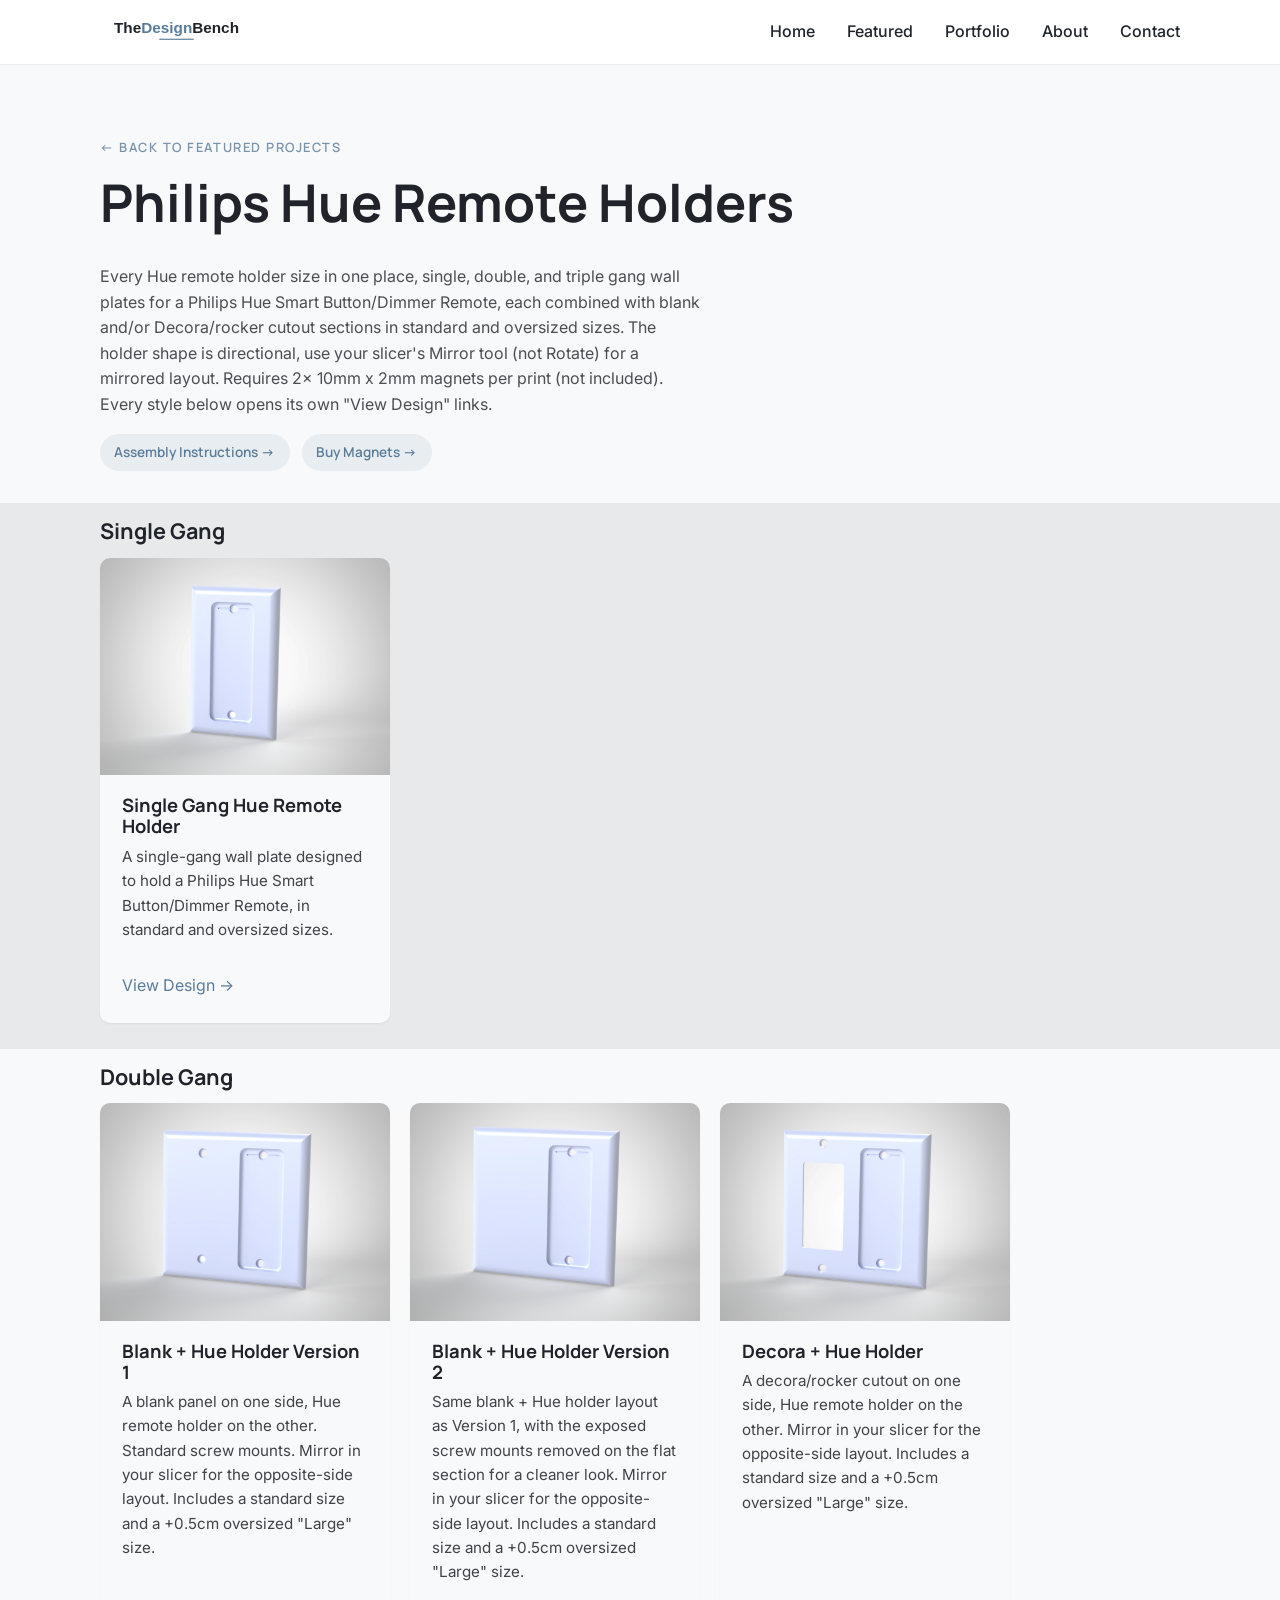
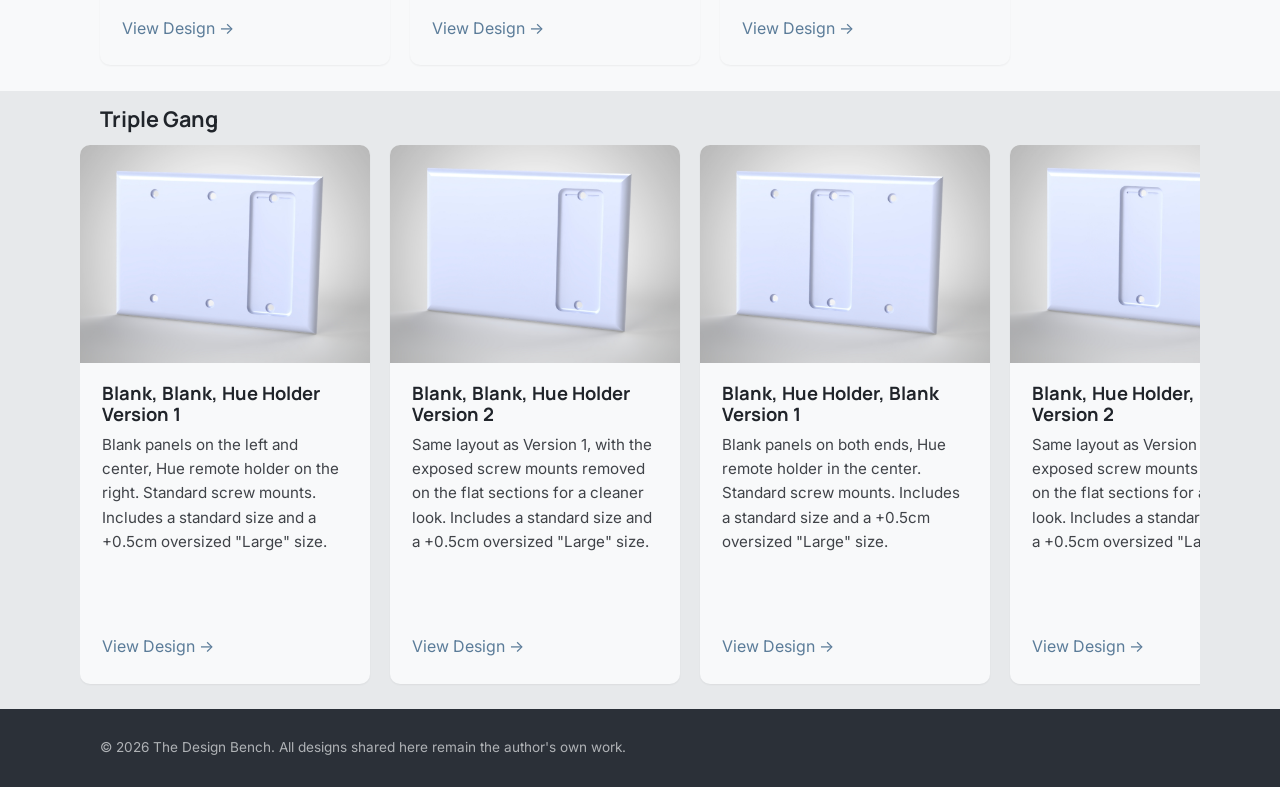
<file: projects/hue-remote-holders.html>
<!DOCTYPE html>
<html lang="en">
<head>
  <meta charset="UTF-8">
  <meta name="viewport" content="width=device-width, initial-scale=1.0">
  <title>Philips Hue Remote Holders — The Design Bench</title>
  <meta name="description" content="Every Hue remote holder size in one place, single, double, and triple gang wall plates for a Philips Hue Smart Button/Dimmer Remote, in standard and oversized sizes.">

  <!-- Keep this <head> in sync with /index.html (favicon + font links).
       Paths are one folder deeper here, so everything is prefixed with ../ -->
  <link rel="icon" type="image/svg+xml" href="../assets/favicon.svg">
  <link rel="icon" type="image/x-icon" href="../assets/favicon.ico">

  <link rel="preconnect" href="https://fonts.googleapis.com">
  <link rel="preconnect" href="https://fonts.gstatic.com" crossorigin>
  <link href="https://fonts.googleapis.com/css2?family=Manrope:wght@500;600;700&family=Inter:wght@400;500;600&display=swap" rel="stylesheet">

  <link rel="stylesheet" href="../style.css">
</head>
<body>

  <!-- =========================== HEADER =========================== -->
  <!-- Same header as index.html/portfolio.html, but every link is prefixed
       with ../ since this page lives one folder deeper (/projects/). -->
  <header class="site-header">
    <div class="wrap header-inner">
      <a href="../index.html" class="brand" aria-label="The Design Bench — home">
        <img src="../assets/logo.svg" alt="The Design Bench" class="brand-logo" width="400" height="120">
      </a>

      <button class="nav-toggle" id="navToggle" aria-expanded="false" aria-controls="siteNav" aria-label="Toggle navigation menu">
        <span></span><span></span><span></span>
      </button>

      <nav class="site-nav" id="siteNav">
        <a href="../index.html#home">Home</a>
        <a href="../index.html#projects">Featured</a>
        <a href="../portfolio.html">Portfolio</a>
        <a href="../index.html#about">About</a>
        <a href="../index.html#contact">Contact</a>
      </nav>
    </div>
  </header>

  <main>

    <!-- This page only exists as the destination for the "Philips Hue Remote
         Holders" card on the homepage's Featured Projects. Every style card
         below is a duplicate of a card that also lives on its own dedicated
         page (single-gang card lives on index.html/portfolio.html directly,
         double/triple-gang-hue-remote-holder.html, linked from portfolio.html's
         Functional Parts row) — this page just puts them all in one place for
         Featured visitors instead of clicking through 3 separate pages. Keep
         all copies in sync if a style changes. -->
    <section class="portfolio-hero">
      <div class="wrap">
        <p class="eyebrow"><a href="../index.html#projects" style="color:inherit;text-decoration:none;">← Back to Featured Projects</a></p>
        <h1>Philips Hue Remote Holders</h1>
        <p>
          Every Hue remote holder size in one place, single, double, and triple gang wall
          plates for a Philips Hue Smart Button/Dimmer Remote, each combined with blank and/or
          Decora/rocker cutout sections in standard and oversized sizes. The holder shape is
          directional, use your slicer's Mirror tool (not Rotate) for a mirrored layout.
          Requires 2x 10mm x 2mm magnets per print (not included). Every style below opens its
          own "View Design" links.
        </p>
        <div class="card-actions">
          <a href="../assets/guides/hue-remote-magnet-assembly-guide.pdf" class="project-link" target="_blank" rel="noopener">Assembly Instructions →</a>
          <a href="https://www.amazon.ca/Magnets-Crafts-Multi-Use-Refrigerator-Whiteboards/dp/B0CQR8P3ND" class="project-link" target="_blank" rel="noopener">Buy Magnets →</a>
        </div>
      </div>
    </section>

    <!-- ================================================================
         SINGLE GANG — 1 style, one listing per platform
         ================================================================ -->
    <section class="portfolio-row">
      <div class="wrap">
        <h2>Single Gang</h2>
      </div>
      <div class="row-scroll">
        <div class="row-track">

          <article class="project-card">
            <div class="project-image">
              <img src="../assets/images/single-gang-hue-remote-holder-cover.jpg" alt="Single Gang Philips Hue Remote Holder Wall Plate render" width="800" height="600" loading="lazy">
            </div>
            <div class="project-body">
              <h3>Single Gang Hue Remote Holder</h3>
              <p class="project-desc">A single-gang wall plate designed to hold a Philips Hue Smart Button/Dimmer Remote, in standard and oversized sizes.</p>
              <div class="view-design">
                <button type="button" class="project-link view-design-btn" aria-haspopup="true" aria-expanded="false">View Design →</button>
                <ul class="platform-menu">
                  <li><a href="https://cults3d.com/en/3d-model/home/single-gang-philips-hue-remote-holder-wall-plate" target="_blank" rel="noopener">Cults3D</a></li>
                  <li><a href="https://www.printables.com/model/1781356-single-gang-philips-hue-remote-holder-standard-ove/files" target="_blank" rel="noopener">Printables</a></li>
                  <li><a href="https://thangs.com/designer/TheDesignBench/3d-model/Single%20Gang%20Hue%20Remote%20Holder%20%28Std%2BOversized%29-1575086" target="_blank" rel="noopener">Thangs</a></li>
                </ul>
              </div>
            </div>
          </article>

        </div>
      </div>
    </section>

    <!-- ================================================================
         DOUBLE GANG — 3 styles, one listing per platform
         ================================================================ -->
    <section class="portfolio-row">
      <div class="wrap">
        <h2>Double Gang</h2>
      </div>
      <div class="row-scroll">
        <div class="row-track">

          <article class="project-card">
            <div class="project-image">
              <img src="../assets/images/double-gang-hue-flat-v1-cover.jpg" alt="Double Gang Philips Hue Remote Holder, Blank + Hue Holder render, Version 1" width="800" height="600" loading="lazy">
            </div>
            <div class="project-body">
              <h3>Blank + Hue Holder Version 1</h3>
              <p class="project-desc">A blank panel on one side, Hue remote holder on the other. Standard screw mounts. Mirror in your slicer for the opposite-side layout. Includes a standard size and a +0.5cm oversized "Large" size.</p>
              <div class="view-design">
                <button type="button" class="project-link view-design-btn" aria-haspopup="true" aria-expanded="false">View Design →</button>
                <ul class="platform-menu">
                  <li><a href="https://cults3d.com/en/3d-model/home/double-gang-hue-remote-holder-standard-oversized" target="_blank" rel="noopener">Cults3D</a></li>
                  <li><a href="https://www.printables.com/model/1787546-double-gang-hue-remote-holder-standard-oversized" target="_blank" rel="noopener">Printables</a></li>
                  <li><a href="https://thangs.com/designer/TheDesignBench/3d-model/Double%20Gang%20Hue%20Remote%20Holder%20%28Std%2BOversized%29-1578225" target="_blank" rel="noopener">Thangs</a></li>
                </ul>
              </div>
            </div>
          </article>

          <article class="project-card">
            <div class="project-image">
              <img src="../assets/images/double-gang-hue-flat-v2-cover.jpg" alt="Double Gang Philips Hue Remote Holder, Blank + Hue Holder render, Version 2" width="800" height="600" loading="lazy">
            </div>
            <div class="project-body">
              <h3>Blank + Hue Holder Version 2</h3>
              <p class="project-desc">Same blank + Hue holder layout as Version 1, with the exposed screw mounts removed on the flat section for a cleaner look. Mirror in your slicer for the opposite-side layout. Includes a standard size and a +0.5cm oversized "Large" size.</p>
              <div class="view-design">
                <button type="button" class="project-link view-design-btn" aria-haspopup="true" aria-expanded="false">View Design →</button>
                <ul class="platform-menu">
                  <li><a href="https://cults3d.com/en/3d-model/home/double-gang-hue-remote-holder-standard-oversized" target="_blank" rel="noopener">Cults3D</a></li>
                  <li><a href="https://www.printables.com/model/1787546-double-gang-hue-remote-holder-standard-oversized" target="_blank" rel="noopener">Printables</a></li>
                  <li><a href="https://thangs.com/designer/TheDesignBench/3d-model/Double%20Gang%20Hue%20Remote%20Holder%20%28Std%2BOversized%29-1578225" target="_blank" rel="noopener">Thangs</a></li>
                </ul>
              </div>
            </div>
          </article>

          <article class="project-card">
            <div class="project-image">
              <img src="../assets/images/double-gang-hue-decora-cover.jpg" alt="Double Gang Philips Hue Remote Holder, Decora + Hue Holder render" width="800" height="600" loading="lazy">
            </div>
            <div class="project-body">
              <h3>Decora + Hue Holder</h3>
              <p class="project-desc">A decora/rocker cutout on one side, Hue remote holder on the other. Mirror in your slicer for the opposite-side layout. Includes a standard size and a +0.5cm oversized "Large" size.</p>
              <div class="view-design">
                <button type="button" class="project-link view-design-btn" aria-haspopup="true" aria-expanded="false">View Design →</button>
                <ul class="platform-menu">
                  <li><a href="https://cults3d.com/en/3d-model/home/double-gang-hue-remote-holder-standard-oversized" target="_blank" rel="noopener">Cults3D</a></li>
                  <li><a href="https://www.printables.com/model/1787546-double-gang-hue-remote-holder-standard-oversized" target="_blank" rel="noopener">Printables</a></li>
                  <li><a href="https://thangs.com/designer/TheDesignBench/3d-model/Double%20Gang%20Hue%20Remote%20Holder%20%28Std%2BOversized%29-1578225" target="_blank" rel="noopener">Thangs</a></li>
                </ul>
              </div>
            </div>
          </article>

        </div>
      </div>
    </section>

    <!-- ================================================================
         TRIPLE GANG — 12 styles, one listing per platform
         ================================================================ -->
    <section class="portfolio-row">
      <div class="wrap">
        <h2>Triple Gang</h2>
      </div>
      <div class="row-scroll">
        <div class="row-track">

          <article class="project-card">
            <div class="project-image">
              <img src="../assets/images/triple-gang-hue-blank-blank-hue-v1-cover.jpg" alt="Triple Gang Philips Hue Remote Holder, Blank + Blank + Hue Holder render, Version 1" width="800" height="600" loading="lazy">
            </div>
            <div class="project-body">
              <h3>Blank, Blank, Hue Holder Version 1</h3>
              <p class="project-desc">Blank panels on the left and center, Hue remote holder on the right. Standard screw mounts. Includes a standard size and a +0.5cm oversized "Large" size.</p>
              <div class="view-design">
                <button type="button" class="project-link view-design-btn" aria-haspopup="true" aria-expanded="false">View Design →</button>
                <ul class="platform-menu">
                  <li><a href="https://cults3d.com/en/3d-model/home/triple-gang-hue-remote-holder-standard-oversized" target="_blank" rel="noopener">Cults3D</a></li>
                  <li><a href="https://www.printables.com/model/1787682-triple-gang-hue-remote-holder-standard-oversized" target="_blank" rel="noopener">Printables</a></li>
                </ul>
              </div>
            </div>
          </article>

          <article class="project-card">
            <div class="project-image">
              <img src="../assets/images/triple-gang-hue-blank-blank-hue-v2-cover.jpg" alt="Triple Gang Philips Hue Remote Holder, Blank + Blank + Hue Holder render, Version 2" width="800" height="600" loading="lazy">
            </div>
            <div class="project-body">
              <h3>Blank, Blank, Hue Holder Version 2</h3>
              <p class="project-desc">Same layout as Version 1, with the exposed screw mounts removed on the flat sections for a cleaner look. Includes a standard size and a +0.5cm oversized "Large" size.</p>
              <div class="view-design">
                <button type="button" class="project-link view-design-btn" aria-haspopup="true" aria-expanded="false">View Design →</button>
                <ul class="platform-menu">
                  <li><a href="https://cults3d.com/en/3d-model/home/triple-gang-hue-remote-holder-standard-oversized" target="_blank" rel="noopener">Cults3D</a></li>
                  <li><a href="https://www.printables.com/model/1787682-triple-gang-hue-remote-holder-standard-oversized" target="_blank" rel="noopener">Printables</a></li>
                  <li><a href="https://thangs.com/designer/TheDesignBench/3d-model/Triple%20Gang%20Hue%20Remote%20Holder%20%28Std%2BOversized%29-1578353" target="_blank" rel="noopener">Thangs</a></li>
                </ul>
              </div>
            </div>
          </article>

          <article class="project-card">
            <div class="project-image">
              <img src="../assets/images/triple-gang-hue-blank-hue-blank-v1-cover.jpg" alt="Triple Gang Philips Hue Remote Holder, Blank + Hue Holder + Blank render, Version 1" width="800" height="600" loading="lazy">
            </div>
            <div class="project-body">
              <h3>Blank, Hue Holder, Blank Version 1</h3>
              <p class="project-desc">Blank panels on both ends, Hue remote holder in the center. Standard screw mounts. Includes a standard size and a +0.5cm oversized "Large" size.</p>
              <div class="view-design">
                <button type="button" class="project-link view-design-btn" aria-haspopup="true" aria-expanded="false">View Design →</button>
                <ul class="platform-menu">
                  <li><a href="https://cults3d.com/en/3d-model/home/triple-gang-hue-remote-holder-standard-oversized" target="_blank" rel="noopener">Cults3D</a></li>
                  <li><a href="https://www.printables.com/model/1787682-triple-gang-hue-remote-holder-standard-oversized" target="_blank" rel="noopener">Printables</a></li>
                </ul>
              </div>
            </div>
          </article>

          <article class="project-card">
            <div class="project-image">
              <img src="../assets/images/triple-gang-hue-blank-hue-blank-v2-cover.jpg" alt="Triple Gang Philips Hue Remote Holder, Blank + Hue Holder + Blank render, Version 2" width="800" height="600" loading="lazy">
            </div>
            <div class="project-body">
              <h3>Blank, Hue Holder, Blank Version 2</h3>
              <p class="project-desc">Same layout as Version 1, with the exposed screw mounts removed on the flat sections for a cleaner look. Includes a standard size and a +0.5cm oversized "Large" size.</p>
              <div class="view-design">
                <button type="button" class="project-link view-design-btn" aria-haspopup="true" aria-expanded="false">View Design →</button>
                <ul class="platform-menu">
                  <li><a href="https://cults3d.com/en/3d-model/home/triple-gang-hue-remote-holder-standard-oversized" target="_blank" rel="noopener">Cults3D</a></li>
                  <li><a href="https://www.printables.com/model/1787682-triple-gang-hue-remote-holder-standard-oversized" target="_blank" rel="noopener">Printables</a></li>
                  <li><a href="https://thangs.com/designer/TheDesignBench/3d-model/Triple%20Gang%20Hue%20Remote%20Holder%20%28Std%2BOversized%29-1578353" target="_blank" rel="noopener">Thangs</a></li>
                </ul>
              </div>
            </div>
          </article>

          <article class="project-card">
            <div class="project-image">
              <img src="../assets/images/triple-gang-hue-blank-hue-decora-v1-cover.jpg" alt="Triple Gang Philips Hue Remote Holder, Blank + Hue Holder + Decora render, Version 1" width="800" height="600" loading="lazy">
            </div>
            <div class="project-body">
              <h3>Blank, Hue Holder, Decora Version 1</h3>
              <p class="project-desc">A blank panel on the left, Hue remote holder in the center, decora/rocker cutout on the right. Standard screw mounts. Includes a standard size and a +0.5cm oversized "Large" size.</p>
              <div class="view-design">
                <button type="button" class="project-link view-design-btn" aria-haspopup="true" aria-expanded="false">View Design →</button>
                <ul class="platform-menu">
                  <li><a href="https://cults3d.com/en/3d-model/home/triple-gang-hue-remote-holder-standard-oversized" target="_blank" rel="noopener">Cults3D</a></li>
                  <li><a href="https://www.printables.com/model/1787682-triple-gang-hue-remote-holder-standard-oversized" target="_blank" rel="noopener">Printables</a></li>
                </ul>
              </div>
            </div>
          </article>

          <article class="project-card">
            <div class="project-image">
              <img src="../assets/images/triple-gang-hue-blank-hue-decora-v2-cover.jpg" alt="Triple Gang Philips Hue Remote Holder, Blank + Hue Holder + Decora render, Version 2" width="800" height="600" loading="lazy">
            </div>
            <div class="project-body">
              <h3>Blank, Hue Holder, Decora Version 2</h3>
              <p class="project-desc">Same layout as Version 1, with the exposed screw mounts removed on the flat section for a cleaner look. Includes a standard size and a +0.5cm oversized "Large" size.</p>
              <div class="view-design">
                <button type="button" class="project-link view-design-btn" aria-haspopup="true" aria-expanded="false">View Design →</button>
                <ul class="platform-menu">
                  <li><a href="https://cults3d.com/en/3d-model/home/triple-gang-hue-remote-holder-standard-oversized" target="_blank" rel="noopener">Cults3D</a></li>
                  <li><a href="https://www.printables.com/model/1787682-triple-gang-hue-remote-holder-standard-oversized" target="_blank" rel="noopener">Printables</a></li>
                  <li><a href="https://thangs.com/designer/TheDesignBench/3d-model/Triple%20Gang%20Hue%20Remote%20Holder%20%28Std%2BOversized%29-1578353" target="_blank" rel="noopener">Thangs</a></li>
                </ul>
              </div>
            </div>
          </article>

          <article class="project-card">
            <div class="project-image">
              <img src="../assets/images/triple-gang-hue-blank-decora-hue-v1-cover.jpg" alt="Triple Gang Philips Hue Remote Holder, Blank + Decora + Hue Holder render, Version 1" width="800" height="600" loading="lazy">
            </div>
            <div class="project-body">
              <h3>Blank, Decora, Hue Holder Version 1</h3>
              <p class="project-desc">A blank panel on the left, decora/rocker cutout in the center, Hue remote holder on the right. Standard screw mounts. Includes a standard size and a +0.5cm oversized "Large" size.</p>
              <div class="view-design">
                <button type="button" class="project-link view-design-btn" aria-haspopup="true" aria-expanded="false">View Design →</button>
                <ul class="platform-menu">
                  <li><a href="https://cults3d.com/en/3d-model/home/triple-gang-hue-remote-holder-standard-oversized" target="_blank" rel="noopener">Cults3D</a></li>
                  <li><a href="https://www.printables.com/model/1787682-triple-gang-hue-remote-holder-standard-oversized" target="_blank" rel="noopener">Printables</a></li>
                </ul>
              </div>
            </div>
          </article>

          <article class="project-card">
            <div class="project-image">
              <img src="../assets/images/triple-gang-hue-blank-decora-hue-v2-cover.jpg" alt="Triple Gang Philips Hue Remote Holder, Blank + Decora + Hue Holder render, Version 2" width="800" height="600" loading="lazy">
            </div>
            <div class="project-body">
              <h3>Blank, Decora, Hue Holder Version 2</h3>
              <p class="project-desc">Same layout as Version 1, with the exposed screw mounts removed on the flat section for a cleaner look. Includes a standard size and a +0.5cm oversized "Large" size.</p>
              <div class="view-design">
                <button type="button" class="project-link view-design-btn" aria-haspopup="true" aria-expanded="false">View Design →</button>
                <ul class="platform-menu">
                  <li><a href="https://cults3d.com/en/3d-model/home/triple-gang-hue-remote-holder-standard-oversized" target="_blank" rel="noopener">Cults3D</a></li>
                  <li><a href="https://www.printables.com/model/1787682-triple-gang-hue-remote-holder-standard-oversized" target="_blank" rel="noopener">Printables</a></li>
                  <li><a href="https://thangs.com/designer/TheDesignBench/3d-model/Triple%20Gang%20Hue%20Remote%20Holder%20%28Std%2BOversized%29-1578353" target="_blank" rel="noopener">Thangs</a></li>
                </ul>
              </div>
            </div>
          </article>

          <article class="project-card">
            <div class="project-image">
              <img src="../assets/images/triple-gang-hue-decora-blank-hue-v1-cover.jpg" alt="Triple Gang Philips Hue Remote Holder, Decora + Blank + Hue Holder render, Version 1" width="800" height="600" loading="lazy">
            </div>
            <div class="project-body">
              <h3>Decora, Blank, Hue Holder Version 1</h3>
              <p class="project-desc">A decora/rocker cutout on the left, blank panel in the center, Hue remote holder on the right. Standard screw mounts. Includes a standard size and a +0.5cm oversized "Large" size.</p>
              <div class="view-design">
                <button type="button" class="project-link view-design-btn" aria-haspopup="true" aria-expanded="false">View Design →</button>
                <ul class="platform-menu">
                  <li><a href="https://cults3d.com/en/3d-model/home/triple-gang-hue-remote-holder-standard-oversized" target="_blank" rel="noopener">Cults3D</a></li>
                  <li><a href="https://www.printables.com/model/1787682-triple-gang-hue-remote-holder-standard-oversized" target="_blank" rel="noopener">Printables</a></li>
                </ul>
              </div>
            </div>
          </article>

          <article class="project-card">
            <div class="project-image">
              <img src="../assets/images/triple-gang-hue-decora-blank-hue-v2-cover.jpg" alt="Triple Gang Philips Hue Remote Holder, Decora + Blank + Hue Holder render, Version 2" width="800" height="600" loading="lazy">
            </div>
            <div class="project-body">
              <h3>Decora, Blank, Hue Holder Version 2</h3>
              <p class="project-desc">Same layout as Version 1, with the exposed screw mounts removed on the flat section for a cleaner look. Includes a standard size and a +0.5cm oversized "Large" size.</p>
              <div class="view-design">
                <button type="button" class="project-link view-design-btn" aria-haspopup="true" aria-expanded="false">View Design →</button>
                <ul class="platform-menu">
                  <li><a href="https://cults3d.com/en/3d-model/home/triple-gang-hue-remote-holder-standard-oversized" target="_blank" rel="noopener">Cults3D</a></li>
                  <li><a href="https://www.printables.com/model/1787682-triple-gang-hue-remote-holder-standard-oversized" target="_blank" rel="noopener">Printables</a></li>
                  <li><a href="https://thangs.com/designer/TheDesignBench/3d-model/Triple%20Gang%20Hue%20Remote%20Holder%20%28Std%2BOversized%29-1578353" target="_blank" rel="noopener">Thangs</a></li>
                </ul>
              </div>
            </div>
          </article>

          <article class="project-card">
            <div class="project-image">
              <img src="../assets/images/triple-gang-hue-decora-hue-decora-cover.jpg" alt="Triple Gang Philips Hue Remote Holder, Decora + Hue Holder + Decora render" width="800" height="600" loading="lazy">
            </div>
            <div class="project-body">
              <h3>Decora, Hue Holder, Decora</h3>
              <p class="project-desc">Decora/rocker cutouts on both ends, Hue remote holder in the center. No flat section to clean up, so this style doesn't have a Version 2. Includes a standard size and a +0.5cm oversized "Large" size.</p>
              <div class="view-design">
                <button type="button" class="project-link view-design-btn" aria-haspopup="true" aria-expanded="false">View Design →</button>
                <ul class="platform-menu">
                  <li><a href="https://cults3d.com/en/3d-model/home/triple-gang-hue-remote-holder-standard-oversized" target="_blank" rel="noopener">Cults3D</a></li>
                  <li><a href="https://www.printables.com/model/1787682-triple-gang-hue-remote-holder-standard-oversized" target="_blank" rel="noopener">Printables</a></li>
                  <li><a href="https://thangs.com/designer/TheDesignBench/3d-model/Triple%20Gang%20Hue%20Remote%20Holder%20%28Std%2BOversized%29-1578353" target="_blank" rel="noopener">Thangs</a></li>
                </ul>
              </div>
            </div>
          </article>

          <article class="project-card">
            <div class="project-image">
              <img src="../assets/images/triple-gang-hue-decora-decora-hue-cover.jpg" alt="Triple Gang Philips Hue Remote Holder, Decora + Decora + Hue Holder render" width="800" height="600" loading="lazy">
            </div>
            <div class="project-body">
              <h3>Decora, Decora, Hue Holder</h3>
              <p class="project-desc">Decora/rocker cutouts on the left and center, Hue remote holder on the right. No flat section to clean up, so this style doesn't have a Version 2. Includes a standard size and a +0.5cm oversized "Large" size.</p>
              <div class="view-design">
                <button type="button" class="project-link view-design-btn" aria-haspopup="true" aria-expanded="false">View Design →</button>
                <ul class="platform-menu">
                  <li><a href="https://cults3d.com/en/3d-model/home/triple-gang-hue-remote-holder-standard-oversized" target="_blank" rel="noopener">Cults3D</a></li>
                  <li><a href="https://www.printables.com/model/1787682-triple-gang-hue-remote-holder-standard-oversized" target="_blank" rel="noopener">Printables</a></li>
                </ul>
              </div>
            </div>
          </article>

        </div>
      </div>
    </section>

  </main>

  <footer class="site-footer">
    <div class="wrap">
      <p>&copy; <span id="year"></span> The Design Bench. All designs shared here remain the author's own work.</p>
    </div>
  </footer>

  <script src="../script.js"></script>
</body>
</html>
</file>
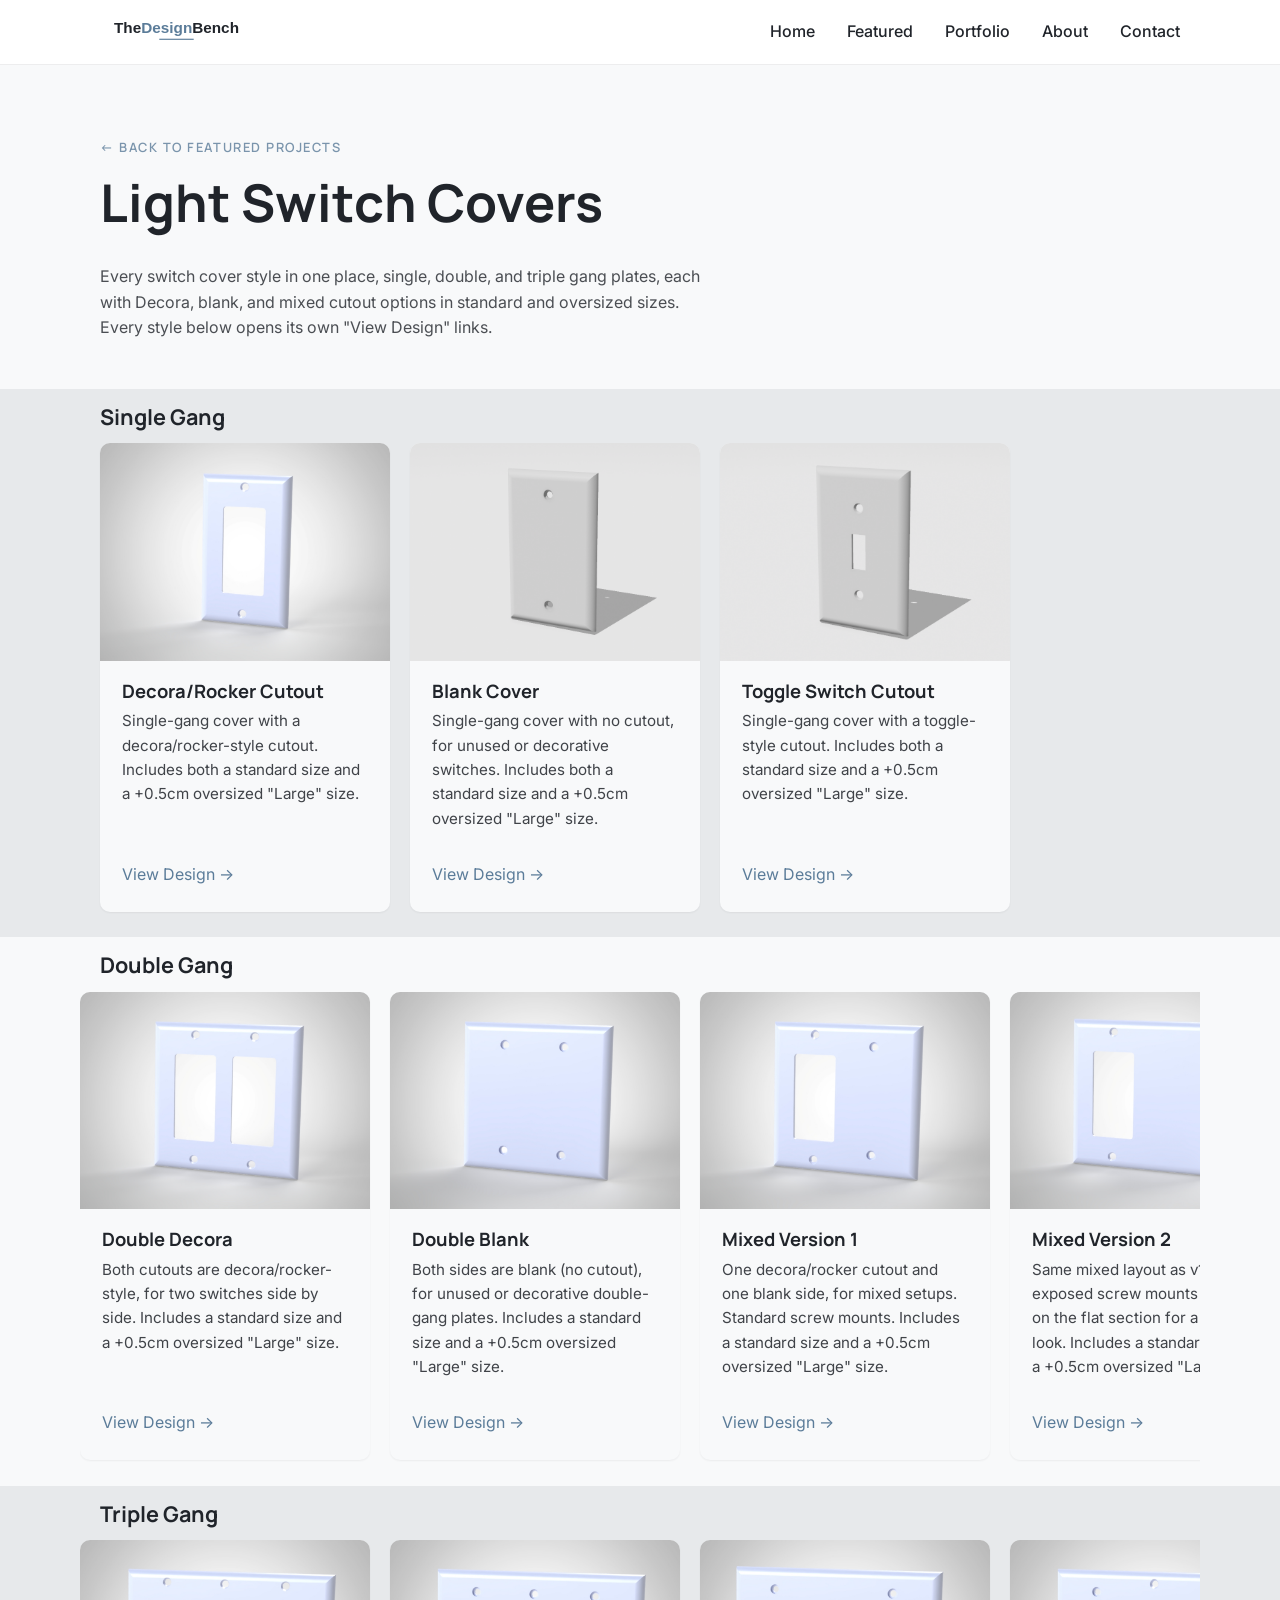
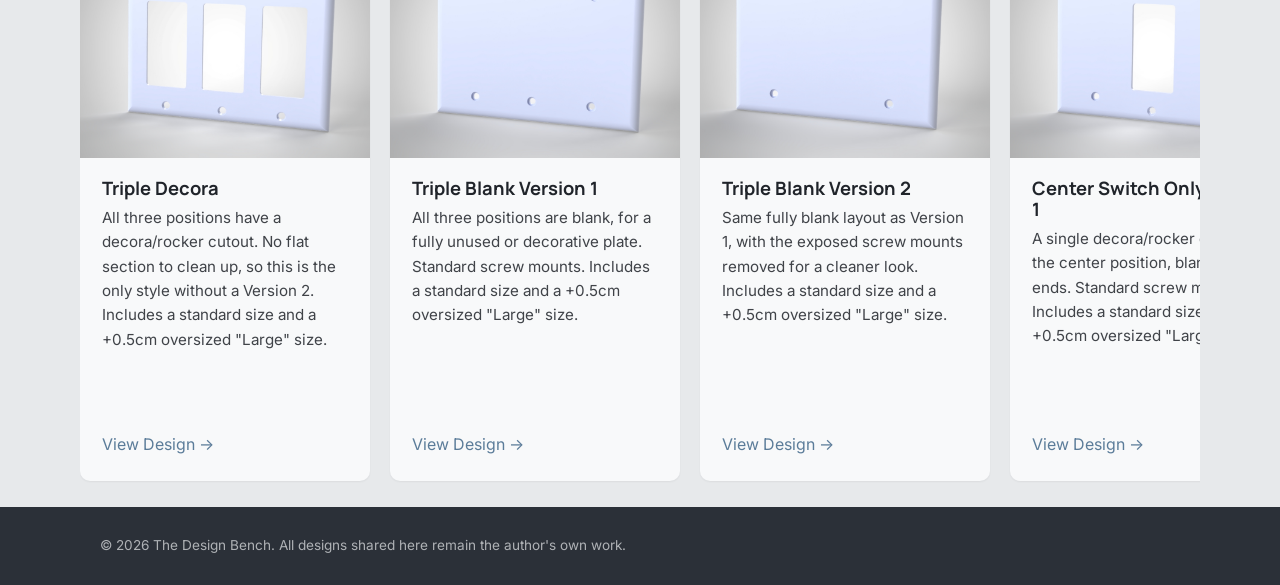
<file: projects/light-switch-covers.html>
<!DOCTYPE html>
<html lang="en">
<head>
  <meta charset="UTF-8">
  <meta name="viewport" content="width=device-width, initial-scale=1.0">
  <title>Light Switch Covers — The Design Bench</title>
  <meta name="description" content="Every switch cover style in one place, single, double, and triple gang plates, each with Decora, blank, and mixed cutout options.">

  <!-- Keep this <head> in sync with /index.html (favicon + font links).
       Paths are one folder deeper here, so everything is prefixed with ../ -->
  <link rel="icon" type="image/svg+xml" href="../assets/favicon.svg">
  <link rel="icon" type="image/x-icon" href="../assets/favicon.ico">

  <link rel="preconnect" href="https://fonts.googleapis.com">
  <link rel="preconnect" href="https://fonts.gstatic.com" crossorigin>
  <link href="https://fonts.googleapis.com/css2?family=Manrope:wght@500;600;700&family=Inter:wght@400;500;600&display=swap" rel="stylesheet">

  <link rel="stylesheet" href="../style.css">
</head>
<body>

  <!-- =========================== HEADER =========================== -->
  <!-- Same header as index.html/portfolio.html, but every link is prefixed
       with ../ since this page lives one folder deeper (/projects/). -->
  <header class="site-header">
    <div class="wrap header-inner">
      <a href="../index.html" class="brand" aria-label="The Design Bench — home">
        <img src="../assets/logo.svg" alt="The Design Bench" class="brand-logo" width="400" height="120">
      </a>

      <button class="nav-toggle" id="navToggle" aria-expanded="false" aria-controls="siteNav" aria-label="Toggle navigation menu">
        <span></span><span></span><span></span>
      </button>

      <nav class="site-nav" id="siteNav">
        <a href="../index.html#home">Home</a>
        <a href="../index.html#projects">Featured</a>
        <a href="../portfolio.html">Portfolio</a>
        <a href="../index.html#about">About</a>
        <a href="../index.html#contact">Contact</a>
      </nav>
    </div>
  </header>

  <main>

    <!-- This page only exists as the destination for the "Light Switch Covers"
         card on the homepage's Featured Projects. Every style card below is
         a duplicate of a card that also lives on its own dedicated family
         page (single/double/triple-gang-light-switch-cover.html, linked from
         portfolio.html's Functional Parts row) — this page just puts them
         all in one place for Featured visitors instead of clicking through
         3 separate pages. Keep both copies in sync if a style changes. -->
    <section class="portfolio-hero">
      <div class="wrap">
        <p class="eyebrow"><a href="../index.html#projects" style="color:inherit;text-decoration:none;">← Back to Featured Projects</a></p>
        <h1>Light Switch Covers</h1>
        <p>
          Every switch cover style in one place, single, double, and triple gang plates, each
          with Decora, blank, and mixed cutout options in standard and oversized sizes. Every
          style below opens its own "View Design" links.
        </p>
      </div>
    </section>

    <!-- ================================================================
         SINGLE GANG — 3 styles; Decora and Blank share one listing per
         platform, Toggle is a separate listing with its own links
         ================================================================ -->
    <section class="portfolio-row">
      <div class="wrap">
        <h2>Single Gang</h2>
      </div>
      <div class="row-scroll">
        <div class="row-track">

          <article class="project-card">
            <div class="project-image">
              <img src="../assets/images/single-gang-decora-cover.jpg" alt="Single Gang Light Switch Cover, Decora/rocker cutout render" width="800" height="600" loading="lazy">
            </div>
            <div class="project-body">
              <h3>Decora/Rocker Cutout</h3>
              <p class="project-desc">Single-gang cover with a decora/rocker-style cutout. Includes both a standard size and a +0.5cm oversized "Large" size.</p>
              <div class="view-design">
                <button type="button" class="project-link view-design-btn" aria-haspopup="true" aria-expanded="false">View Design →</button>
                <ul class="platform-menu">
                  <li><a href="https://cults3d.com/en/3d-model/home/single-gang-light-switch-cover" target="_blank" rel="noopener">Cults3D</a></li>
                  <li><a href="https://www.printables.com/model/1780632-single-gang-light-switch-cover-standard-oversized" target="_blank" rel="noopener">Printables</a></li>
                  <li><a href="https://thangs.com/designer/TheDesignBench/3d-model/Single%20Gang%20Light%20Switch%20Cover%20%28Std%2BOversized%29-1574594" target="_blank" rel="noopener">Thangs</a></li>
                </ul>
              </div>
            </div>
          </article>

          <article class="project-card">
            <div class="project-image">
              <img src="../assets/images/single-gang-blank-cover.png" alt="Single Gang Light Switch Cover, blank cover render" width="800" height="600" loading="lazy">
            </div>
            <div class="project-body">
              <h3>Blank Cover</h3>
              <p class="project-desc">Single-gang cover with no cutout, for unused or decorative switches. Includes both a standard size and a +0.5cm oversized "Large" size.</p>
              <div class="view-design">
                <button type="button" class="project-link view-design-btn" aria-haspopup="true" aria-expanded="false">View Design →</button>
                <ul class="platform-menu">
                  <li><a href="https://cults3d.com/en/3d-model/home/single-gang-light-switch-cover" target="_blank" rel="noopener">Cults3D</a></li>
                  <li><a href="https://www.printables.com/model/1780632-single-gang-light-switch-cover-standard-oversized" target="_blank" rel="noopener">Printables</a></li>
                  <li><a href="https://thangs.com/designer/TheDesignBench/3d-model/Single%20Gang%20Light%20Switch%20Cover%20%28Std%2BOversized%29-1574594" target="_blank" rel="noopener">Thangs</a></li>
                </ul>
              </div>
            </div>
          </article>

          <!-- Toggle is a separate listing per platform, not part of the
               shared Decora/Blank listing above -->
          <article class="project-card">
            <div class="project-image">
              <img src="../assets/images/single-gang-toggle-cover.png" alt="Single Gang Light Switch Cover, toggle switch cutout render" width="800" height="600" loading="lazy">
            </div>
            <div class="project-body">
              <h3>Toggle Switch Cutout</h3>
              <p class="project-desc">Single-gang cover with a toggle-style cutout. Includes both a standard size and a +0.5cm oversized "Large" size.</p>
              <div class="view-design">
                <button type="button" class="project-link view-design-btn" aria-haspopup="true" aria-expanded="false">View Design →</button>
                <ul class="platform-menu">
                  <li><a href="https://cults3d.com/en/3d-model/home/single-gang-light-switch-cover-toggle" target="_blank" rel="noopener">Cults3D</a></li>
                  <li><a href="https://www.printables.com/model/1832003-single-gang-light-switch-cover-standard-oversized" target="_blank" rel="noopener">Printables</a></li>
                  <li><a href="https://thangs.com/designer/TheDesignBench/3d-model/Single%20Gang%20Toggle%20Switch%20Cover%20%28Std%2BOversized%29-1598070" target="_blank" rel="noopener">Thangs</a></li>
                </ul>
              </div>
            </div>
          </article>

        </div>
      </div>
    </section>

    <!-- ================================================================
         DOUBLE GANG — 4 styles, one listing per platform
         ================================================================ -->
    <section class="portfolio-row">
      <div class="wrap">
        <h2>Double Gang</h2>
      </div>
      <div class="row-scroll">
        <div class="row-track">

          <article class="project-card">
            <div class="project-image">
              <img src="../assets/images/double-gang-decora-cover.jpg" alt="Double Gang Light Switch Cover, Double Decora render" width="800" height="600" loading="lazy">
            </div>
            <div class="project-body">
              <h3>Double Decora</h3>
              <p class="project-desc">Both cutouts are decora/rocker-style, for two switches side by side. Includes a standard size and a +0.5cm oversized "Large" size.</p>
              <div class="view-design">
                <button type="button" class="project-link view-design-btn" aria-haspopup="true" aria-expanded="false">View Design →</button>
                <ul class="platform-menu">
                  <li><a href="https://cults3d.com/en/3d-model/home/double-gang-light-switch-cover" target="_blank" rel="noopener">Cults3D</a></li>
                  <li><a href="https://www.printables.com/model/1780672-double-gang-light-switch-cover-standard-oversized" target="_blank" rel="noopener">Printables</a></li>
                  <li><a href="https://thangs.com/designer/TheDesignBench/3d-model/Double%20Gang%20Light%20Switch%20Cover%20%28Std%2BOversized%29-1574691" target="_blank" rel="noopener">Thangs</a></li>
                </ul>
              </div>
            </div>
          </article>

          <article class="project-card">
            <div class="project-image">
              <img src="../assets/images/double-gang-blank-cover.jpg" alt="Double Gang Light Switch Cover, Double Blank render" width="800" height="600" loading="lazy">
            </div>
            <div class="project-body">
              <h3>Double Blank</h3>
              <p class="project-desc">Both sides are blank (no cutout), for unused or decorative double-gang plates. Includes a standard size and a +0.5cm oversized "Large" size.</p>
              <div class="view-design">
                <button type="button" class="project-link view-design-btn" aria-haspopup="true" aria-expanded="false">View Design →</button>
                <ul class="platform-menu">
                  <li><a href="https://cults3d.com/en/3d-model/home/double-gang-light-switch-cover" target="_blank" rel="noopener">Cults3D</a></li>
                  <li><a href="https://www.printables.com/model/1780672-double-gang-light-switch-cover-standard-oversized" target="_blank" rel="noopener">Printables</a></li>
                  <li><a href="https://thangs.com/designer/TheDesignBench/3d-model/Double%20Gang%20Light%20Switch%20Cover%20%28Std%2BOversized%29-1574691" target="_blank" rel="noopener">Thangs</a></li>
                </ul>
              </div>
            </div>
          </article>

          <article class="project-card">
            <div class="project-image">
              <img src="../assets/images/double-gang-mixed-v1-cover.jpg" alt="Double Gang Light Switch Cover, Mixed Decora and Blank render, v1" width="800" height="600" loading="lazy">
            </div>
            <div class="project-body">
              <h3>Mixed Version 1</h3>
              <p class="project-desc">One decora/rocker cutout and one blank side, for mixed setups. Standard screw mounts. Includes a standard size and a +0.5cm oversized "Large" size.</p>
              <div class="view-design">
                <button type="button" class="project-link view-design-btn" aria-haspopup="true" aria-expanded="false">View Design →</button>
                <ul class="platform-menu">
                  <li><a href="https://cults3d.com/en/3d-model/home/double-gang-light-switch-cover" target="_blank" rel="noopener">Cults3D</a></li>
                  <li><a href="https://www.printables.com/model/1780672-double-gang-light-switch-cover-standard-oversized" target="_blank" rel="noopener">Printables</a></li>
                </ul>
              </div>
            </div>
          </article>

          <article class="project-card">
            <div class="project-image">
              <img src="../assets/images/double-gang-mixed-v2-cover.jpg" alt="Double Gang Light Switch Cover, Mixed Decora and Blank render, v2" width="800" height="600" loading="lazy">
            </div>
            <div class="project-body">
              <h3>Mixed Version 2</h3>
              <p class="project-desc">Same mixed layout as v1, with the exposed screw mounts removed on the flat section for a cleaner look. Includes a standard size and a +0.5cm oversized "Large" size.</p>
              <div class="view-design">
                <button type="button" class="project-link view-design-btn" aria-haspopup="true" aria-expanded="false">View Design →</button>
                <ul class="platform-menu">
                  <li><a href="https://cults3d.com/en/3d-model/home/double-gang-light-switch-cover" target="_blank" rel="noopener">Cults3D</a></li>
                  <li><a href="https://www.printables.com/model/1780672-double-gang-light-switch-cover-standard-oversized" target="_blank" rel="noopener">Printables</a></li>
                  <li><a href="https://thangs.com/designer/TheDesignBench/3d-model/Double%20Gang%20Light%20Switch%20Cover%20%28Std%2BOversized%29-1574691" target="_blank" rel="noopener">Thangs</a></li>
                </ul>
              </div>
            </div>
          </article>

        </div>
      </div>
    </section>

    <!-- ================================================================
         TRIPLE GANG — 11 styles, one listing per platform
         ================================================================ -->
    <section class="portfolio-row">
      <div class="wrap">
        <h2>Triple Gang</h2>
      </div>
      <div class="row-scroll">
        <div class="row-track">

          <article class="project-card">
            <div class="project-image">
              <img src="../assets/images/triple-gang-triple-decora-cover.jpg" alt="Triple Gang Light Switch Cover, Triple Decora render" width="800" height="600" loading="lazy">
            </div>
            <div class="project-body">
              <h3>Triple Decora</h3>
              <p class="project-desc">All three positions have a decora/rocker cutout. No flat section to clean up, so this is the only style without a Version 2. Includes a standard size and a +0.5cm oversized "Large" size.</p>
              <div class="view-design">
                <button type="button" class="project-link view-design-btn" aria-haspopup="true" aria-expanded="false">View Design →</button>
                <ul class="platform-menu">
                  <li><a href="https://cults3d.com/en/3d-model/home/triple-gang-light-switch-cover" target="_blank" rel="noopener">Cults3D</a></li>
                  <li><a href="https://www.printables.com/model/1781179-triple-gang-light-switch-cover-standard-oversized" target="_blank" rel="noopener">Printables</a></li>
                  <li><a href="https://thangs.com/designer/TheDesignBench/3d-model/Triple%20Gang%20Light%20Switch%20Cover%20%28Std%2BOversized%29-1574844" target="_blank" rel="noopener">Thangs</a></li>
                </ul>
              </div>
            </div>
          </article>

          <article class="project-card">
            <div class="project-image">
              <img src="../assets/images/triple-gang-blank-v1-cover.jpg" alt="Triple Gang Light Switch Cover, Triple Blank render, Version 1" width="800" height="600" loading="lazy">
            </div>
            <div class="project-body">
              <h3>Triple Blank Version 1</h3>
              <p class="project-desc">All three positions are blank, for a fully unused or decorative plate. Standard screw mounts. Includes a standard size and a +0.5cm oversized "Large" size.</p>
              <div class="view-design">
                <button type="button" class="project-link view-design-btn" aria-haspopup="true" aria-expanded="false">View Design →</button>
                <ul class="platform-menu">
                  <li><a href="https://cults3d.com/en/3d-model/home/triple-gang-light-switch-cover" target="_blank" rel="noopener">Cults3D</a></li>
                  <li><a href="https://www.printables.com/model/1781179-triple-gang-light-switch-cover-standard-oversized" target="_blank" rel="noopener">Printables</a></li>
                </ul>
              </div>
            </div>
          </article>

          <article class="project-card">
            <div class="project-image">
              <img src="../assets/images/triple-gang-blank-v2-cover.jpg" alt="Triple Gang Light Switch Cover, Triple Blank render, Version 2" width="800" height="600" loading="lazy">
            </div>
            <div class="project-body">
              <h3>Triple Blank Version 2</h3>
              <p class="project-desc">Same fully blank layout as Version 1, with the exposed screw mounts removed for a cleaner look. Includes a standard size and a +0.5cm oversized "Large" size.</p>
              <div class="view-design">
                <button type="button" class="project-link view-design-btn" aria-haspopup="true" aria-expanded="false">View Design →</button>
                <ul class="platform-menu">
                  <li><a href="https://cults3d.com/en/3d-model/home/triple-gang-light-switch-cover" target="_blank" rel="noopener">Cults3D</a></li>
                  <li><a href="https://www.printables.com/model/1781179-triple-gang-light-switch-cover-standard-oversized" target="_blank" rel="noopener">Printables</a></li>
                  <li><a href="https://thangs.com/designer/TheDesignBench/3d-model/Triple%20Gang%20Light%20Switch%20Cover%20%28Std%2BOversized%29-1574844" target="_blank" rel="noopener">Thangs</a></li>
                </ul>
              </div>
            </div>
          </article>

          <article class="project-card">
            <div class="project-image">
              <img src="../assets/images/triple-gang-center-switch-v1-cover.jpg" alt="Triple Gang Light Switch Cover, Center Switch Only render, Version 1" width="800" height="600" loading="lazy">
            </div>
            <div class="project-body">
              <h3>Center Switch Only Version 1</h3>
              <p class="project-desc">A single decora/rocker cutout in the center position, blank on both ends. Standard screw mounts. Includes a standard size and a +0.5cm oversized "Large" size.</p>
              <div class="view-design">
                <button type="button" class="project-link view-design-btn" aria-haspopup="true" aria-expanded="false">View Design →</button>
                <ul class="platform-menu">
                  <li><a href="https://cults3d.com/en/3d-model/home/triple-gang-light-switch-cover" target="_blank" rel="noopener">Cults3D</a></li>
                  <li><a href="https://www.printables.com/model/1781179-triple-gang-light-switch-cover-standard-oversized" target="_blank" rel="noopener">Printables</a></li>
                </ul>
              </div>
            </div>
          </article>

          <article class="project-card">
            <div class="project-image">
              <img src="../assets/images/triple-gang-center-switch-v2-cover.jpg" alt="Triple Gang Light Switch Cover, Center Switch Only render, Version 2" width="800" height="600" loading="lazy">
            </div>
            <div class="project-body">
              <h3>Center Switch Only Version 2</h3>
              <p class="project-desc">Same center-switch layout as Version 1, with the exposed screw mounts on the flat sections removed for a cleaner look. Includes a standard size and a +0.5cm oversized "Large" size.</p>
              <div class="view-design">
                <button type="button" class="project-link view-design-btn" aria-haspopup="true" aria-expanded="false">View Design →</button>
                <ul class="platform-menu">
                  <li><a href="https://cults3d.com/en/3d-model/home/triple-gang-light-switch-cover" target="_blank" rel="noopener">Cults3D</a></li>
                  <li><a href="https://www.printables.com/model/1781179-triple-gang-light-switch-cover-standard-oversized" target="_blank" rel="noopener">Printables</a></li>
                  <li><a href="https://thangs.com/designer/TheDesignBench/3d-model/Triple%20Gang%20Light%20Switch%20Cover%20%28Std%2BOversized%29-1574844" target="_blank" rel="noopener">Thangs</a></li>
                </ul>
              </div>
            </div>
          </article>

          <article class="project-card">
            <div class="project-image">
              <img src="../assets/images/triple-gang-end-switch-v1-cover.jpg" alt="Triple Gang Light Switch Cover, End Switch Only render, Version 1" width="800" height="600" loading="lazy">
            </div>
            <div class="project-body">
              <h3>End Switch Only Version 1</h3>
              <p class="project-desc">A single decora/rocker cutout at one end, blank across the other two positions. Symmetrical design, flip 180° after printing for the mirrored (opposite end) version. Standard screw mounts. Includes a standard size and a +0.5cm oversized "Large" size.</p>
              <div class="view-design">
                <button type="button" class="project-link view-design-btn" aria-haspopup="true" aria-expanded="false">View Design →</button>
                <ul class="platform-menu">
                  <li><a href="https://cults3d.com/en/3d-model/home/triple-gang-light-switch-cover" target="_blank" rel="noopener">Cults3D</a></li>
                  <li><a href="https://www.printables.com/model/1781179-triple-gang-light-switch-cover-standard-oversized" target="_blank" rel="noopener">Printables</a></li>
                </ul>
              </div>
            </div>
          </article>

          <article class="project-card">
            <div class="project-image">
              <img src="../assets/images/triple-gang-end-switch-v2-cover.jpg" alt="Triple Gang Light Switch Cover, End Switch Only render, Version 2" width="800" height="600" loading="lazy">
            </div>
            <div class="project-body">
              <h3>End Switch Only Version 2</h3>
              <p class="project-desc">Same end-switch layout as Version 1, with the exposed screw mounts removed for a cleaner look. Flip 180° after printing for the mirrored version. Includes a standard size and a +0.5cm oversized "Large" size.</p>
              <div class="view-design">
                <button type="button" class="project-link view-design-btn" aria-haspopup="true" aria-expanded="false">View Design →</button>
                <ul class="platform-menu">
                  <li><a href="https://cults3d.com/en/3d-model/home/triple-gang-light-switch-cover" target="_blank" rel="noopener">Cults3D</a></li>
                  <li><a href="https://www.printables.com/model/1781179-triple-gang-light-switch-cover-standard-oversized" target="_blank" rel="noopener">Printables</a></li>
                  <li><a href="https://thangs.com/designer/TheDesignBench/3d-model/Triple%20Gang%20Light%20Switch%20Cover%20%28Std%2BOversized%29-1574844" target="_blank" rel="noopener">Thangs</a></li>
                </ul>
              </div>
            </div>
          </article>

          <article class="project-card">
            <div class="project-image">
              <img src="../assets/images/triple-gang-center-blank-v1-cover.jpg" alt="Triple Gang Light Switch Cover, Center Blank Only render, Version 1" width="800" height="600" loading="lazy">
            </div>
            <div class="project-body">
              <h3>Center Blank Only Version 1</h3>
              <p class="project-desc">A single blank position in the center, decora/rocker cutouts on both ends. Standard screw mounts. Includes a standard size and a +0.5cm oversized "Large" size.</p>
              <div class="view-design">
                <button type="button" class="project-link view-design-btn" aria-haspopup="true" aria-expanded="false">View Design →</button>
                <ul class="platform-menu">
                  <li><a href="https://cults3d.com/en/3d-model/home/triple-gang-light-switch-cover" target="_blank" rel="noopener">Cults3D</a></li>
                  <li><a href="https://www.printables.com/model/1781179-triple-gang-light-switch-cover-standard-oversized" target="_blank" rel="noopener">Printables</a></li>
                </ul>
              </div>
            </div>
          </article>

          <article class="project-card">
            <div class="project-image">
              <img src="../assets/images/triple-gang-center-blank-v2-cover.jpg" alt="Triple Gang Light Switch Cover, Center Blank Only render, Version 2" width="800" height="600" loading="lazy">
            </div>
            <div class="project-body">
              <h3>Center Blank Only Version 2</h3>
              <p class="project-desc">Same center-blank layout as Version 1, with the exposed screw mounts on the flat section removed for a cleaner look. Includes a standard size and a +0.5cm oversized "Large" size.</p>
              <div class="view-design">
                <button type="button" class="project-link view-design-btn" aria-haspopup="true" aria-expanded="false">View Design →</button>
                <ul class="platform-menu">
                  <li><a href="https://cults3d.com/en/3d-model/home/triple-gang-light-switch-cover" target="_blank" rel="noopener">Cults3D</a></li>
                  <li><a href="https://www.printables.com/model/1781179-triple-gang-light-switch-cover-standard-oversized" target="_blank" rel="noopener">Printables</a></li>
                  <li><a href="https://thangs.com/designer/TheDesignBench/3d-model/Triple%20Gang%20Light%20Switch%20Cover%20%28Std%2BOversized%29-1574844" target="_blank" rel="noopener">Thangs</a></li>
                </ul>
              </div>
            </div>
          </article>

          <article class="project-card">
            <div class="project-image">
              <img src="../assets/images/triple-gang-end-blank-v1-cover.jpg" alt="Triple Gang Light Switch Cover, End Blank Only render, Version 1" width="800" height="600" loading="lazy">
            </div>
            <div class="project-body">
              <h3>End Blank Only Version 1</h3>
              <p class="project-desc">A single blank position at one end, decora/rocker cutouts across the other two. Symmetrical design, flip 180° after printing for the mirrored (opposite end) version. Standard screw mounts. Includes a standard size and a +0.5cm oversized "Large" size.</p>
              <div class="view-design">
                <button type="button" class="project-link view-design-btn" aria-haspopup="true" aria-expanded="false">View Design →</button>
                <ul class="platform-menu">
                  <li><a href="https://cults3d.com/en/3d-model/home/triple-gang-light-switch-cover" target="_blank" rel="noopener">Cults3D</a></li>
                  <li><a href="https://www.printables.com/model/1781179-triple-gang-light-switch-cover-standard-oversized" target="_blank" rel="noopener">Printables</a></li>
                </ul>
              </div>
            </div>
          </article>

          <article class="project-card">
            <div class="project-image">
              <img src="../assets/images/triple-gang-end-blank-v2-cover.jpg" alt="Triple Gang Light Switch Cover, End Blank Only render, Version 2" width="800" height="600" loading="lazy">
            </div>
            <div class="project-body">
              <h3>End Blank Only Version 2</h3>
              <p class="project-desc">Same end-blank layout as Version 1, with the exposed screw mounts removed for a cleaner look. Flip 180° after printing for the mirrored version. Includes a standard size and a +0.5cm oversized "Large" size.</p>
              <div class="view-design">
                <button type="button" class="project-link view-design-btn" aria-haspopup="true" aria-expanded="false">View Design →</button>
                <ul class="platform-menu">
                  <li><a href="https://cults3d.com/en/3d-model/home/triple-gang-light-switch-cover" target="_blank" rel="noopener">Cults3D</a></li>
                  <li><a href="https://www.printables.com/model/1781179-triple-gang-light-switch-cover-standard-oversized" target="_blank" rel="noopener">Printables</a></li>
                  <li><a href="https://thangs.com/designer/TheDesignBench/3d-model/Triple%20Gang%20Light%20Switch%20Cover%20%28Std%2BOversized%29-1574844" target="_blank" rel="noopener">Thangs</a></li>
                </ul>
              </div>
            </div>
          </article>

        </div>
      </div>
    </section>

  </main>

  <footer class="site-footer">
    <div class="wrap">
      <p>&copy; <span id="year"></span> The Design Bench. All designs shared here remain the author's own work.</p>
    </div>
  </footer>

  <script src="../script.js"></script>
</body>
</html>
</file>
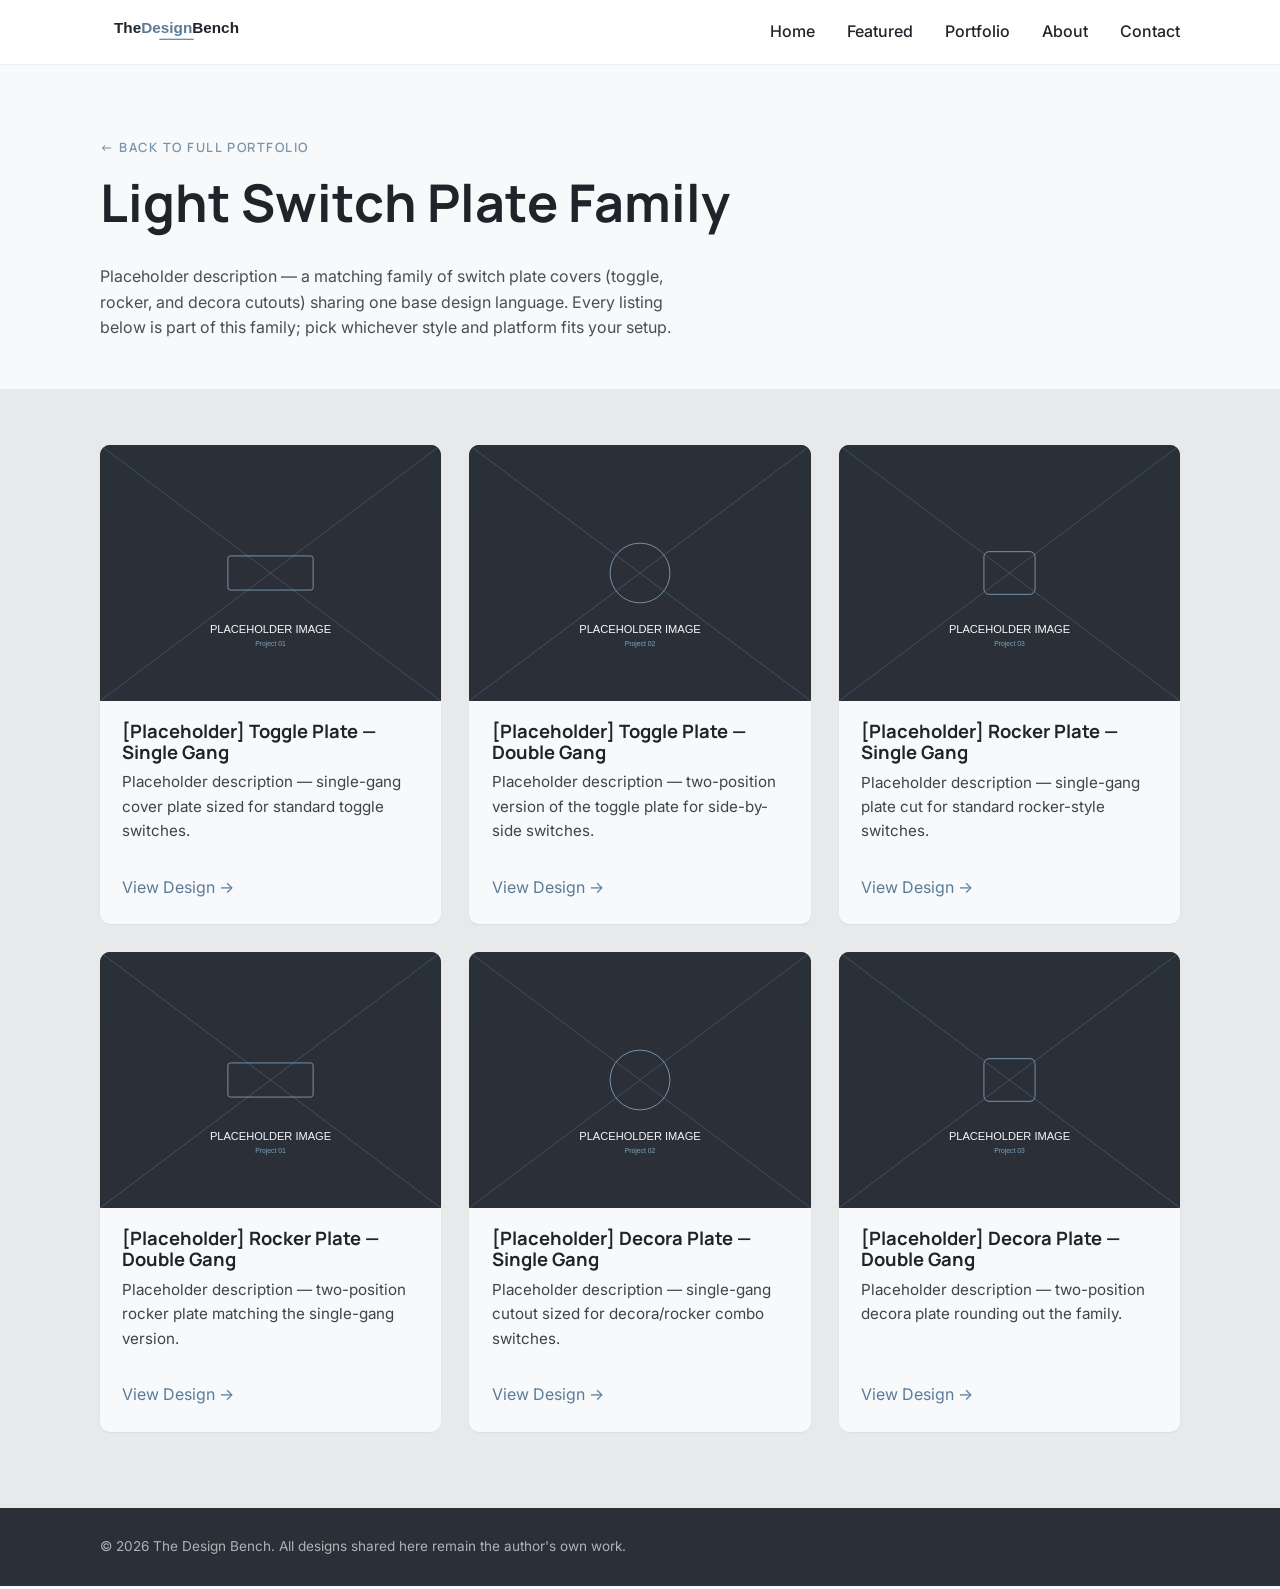
<file: projects/light-switch-family.html>
<!DOCTYPE html>
<html lang="en">
<head>
  <meta charset="UTF-8">
  <meta name="viewport" content="width=device-width, initial-scale=1.0">
  <title>Light Switch Plate Family — The Design Bench</title>
  <meta name="description" content="Every listing in the Light Switch Plate family — toggle, rocker, and decora cover plates in matching styles.">

  <!-- Keep this <head> in sync with /index.html (favicon + font links).
       Paths are one folder deeper here, so everything is prefixed with ../ -->
  <link rel="icon" type="image/svg+xml" href="../assets/favicon.svg">
  <link rel="icon" type="image/x-icon" href="../assets/favicon.ico">

  <link rel="preconnect" href="https://fonts.googleapis.com">
  <link rel="preconnect" href="https://fonts.gstatic.com" crossorigin>
  <link href="https://fonts.googleapis.com/css2?family=Manrope:wght@500;600;700&family=Inter:wght@400;500;600&display=swap" rel="stylesheet">

  <link rel="stylesheet" href="../style.css">
</head>
<body>

  <!-- =========================== HEADER =========================== -->
  <!-- Same header as index.html/portfolio.html, but every link is prefixed
       with ../ since this page lives one folder deeper (/projects/). -->
  <header class="site-header">
    <div class="wrap header-inner">
      <a href="../index.html" class="brand" aria-label="The Design Bench — home">
        <img src="../assets/logo.svg" alt="The Design Bench" class="brand-logo" width="400" height="120">
      </a>

      <button class="nav-toggle" id="navToggle" aria-expanded="false" aria-controls="siteNav" aria-label="Toggle navigation menu">
        <span></span><span></span><span></span>
      </button>

      <nav class="site-nav" id="siteNav">
        <a href="../index.html#home">Home</a>
        <a href="../index.html#projects">Featured</a>
        <a href="../portfolio.html">Portfolio</a>
        <a href="../index.html#about">About</a>
        <a href="../index.html#contact">Contact</a>
      </nav>
    </div>
  </header>

  <main>

    <section class="portfolio-hero">
      <div class="wrap">
        <p class="eyebrow"><a href="../portfolio.html" style="color:inherit;text-decoration:none;">← Back to Full Portfolio</a></p>
        <h1>Light Switch Plate Family</h1>
        <p>
          Placeholder description — a matching family of switch plate covers (toggle, rocker,
          and decora cutouts) sharing one base design language. Every listing below is part of
          this family; pick whichever style and platform fits your setup.
        </p>
      </div>
    </section>

    <!-- ================================================================
         TEMPLATE — DUPLICATE FOR A NEW FAMILY
         ================================================================
         To add the SECOND light switch family (or any other multi-listing
         project), copy this entire file, rename it (e.g.
         light-switch-family-2.html), then:
           1. update the <title>, <meta description>, and the hero <h1>/<p>
           2. replace the listing cards below (one <article class="project-card">
              per post — same card component used everywhere else on the site)
           3. update the "More Info" card on the homepage / portfolio.html
              to point its href at the new file
         ================================================================ -->

    <section class="projects" style="padding-top: 1rem;">
      <div class="wrap">
        <div class="project-grid">

          <!-- LISTING 1 (placeholder content) -->
          <article class="project-card">
            <div class="project-image">
              <img src="../assets/images/project-placeholder-1.svg" alt="Placeholder render — toggle switch plate, single gang" width="800" height="600" loading="lazy">
            </div>
            <div class="project-body">
              <h3>[Placeholder] Toggle Plate — Single Gang</h3>
              <p class="project-desc">Placeholder description — single-gang cover plate sized for standard toggle switches.</p>
              <div class="view-design">
                <button type="button" class="project-link view-design-btn" aria-haspopup="true" aria-expanded="false">View Design →</button>
                <ul class="platform-menu">
                  <li><a href="#" target="_blank" rel="noopener">Cults3D</a></li>
                  <li><a href="#" target="_blank" rel="noopener">Printables</a></li>
                  <li><a href="#" target="_blank" rel="noopener">MakerWorld</a></li>
                  <li><a href="#" target="_blank" rel="noopener">Thangs</a></li>
                </ul>
              </div>
            </div>
          </article>

          <!-- LISTING 2 (placeholder content) -->
          <article class="project-card">
            <div class="project-image">
              <img src="../assets/images/project-placeholder-2.svg" alt="Placeholder render — toggle switch plate, double gang" width="800" height="600" loading="lazy">
            </div>
            <div class="project-body">
              <h3>[Placeholder] Toggle Plate — Double Gang</h3>
              <p class="project-desc">Placeholder description — two-position version of the toggle plate for side-by-side switches.</p>
              <div class="view-design">
                <button type="button" class="project-link view-design-btn" aria-haspopup="true" aria-expanded="false">View Design →</button>
                <ul class="platform-menu">
                  <li><a href="#" target="_blank" rel="noopener">Cults3D</a></li>
                  <li><a href="#" target="_blank" rel="noopener">Printables</a></li>
                  <li><a href="#" target="_blank" rel="noopener">MakerWorld</a></li>
                  <li><a href="#" target="_blank" rel="noopener">Thangs</a></li>
                </ul>
              </div>
            </div>
          </article>

          <!-- LISTING 3 (placeholder content) -->
          <article class="project-card">
            <div class="project-image">
              <img src="../assets/images/project-placeholder-3.svg" alt="Placeholder render — rocker switch plate, single gang" width="800" height="600" loading="lazy">
            </div>
            <div class="project-body">
              <h3>[Placeholder] Rocker Plate — Single Gang</h3>
              <p class="project-desc">Placeholder description — single-gang plate cut for standard rocker-style switches.</p>
              <div class="view-design">
                <button type="button" class="project-link view-design-btn" aria-haspopup="true" aria-expanded="false">View Design →</button>
                <ul class="platform-menu">
                  <li><a href="#" target="_blank" rel="noopener">Cults3D</a></li>
                  <li><a href="#" target="_blank" rel="noopener">Printables</a></li>
                  <li><a href="#" target="_blank" rel="noopener">MakerWorld</a></li>
                  <li><a href="#" target="_blank" rel="noopener">Thangs</a></li>
                </ul>
              </div>
            </div>
          </article>

          <!-- LISTING 4 (placeholder content) -->
          <article class="project-card">
            <div class="project-image">
              <img src="../assets/images/project-placeholder-1.svg" alt="Placeholder render — rocker switch plate, double gang" width="800" height="600" loading="lazy">
            </div>
            <div class="project-body">
              <h3>[Placeholder] Rocker Plate — Double Gang</h3>
              <p class="project-desc">Placeholder description — two-position rocker plate matching the single-gang version.</p>
              <div class="view-design">
                <button type="button" class="project-link view-design-btn" aria-haspopup="true" aria-expanded="false">View Design →</button>
                <ul class="platform-menu">
                  <li><a href="#" target="_blank" rel="noopener">Cults3D</a></li>
                  <li><a href="#" target="_blank" rel="noopener">Printables</a></li>
                  <li><a href="#" target="_blank" rel="noopener">MakerWorld</a></li>
                  <li><a href="#" target="_blank" rel="noopener">Thangs</a></li>
                </ul>
              </div>
            </div>
          </article>

          <!-- LISTING 5 (placeholder content) -->
          <article class="project-card">
            <div class="project-image">
              <img src="../assets/images/project-placeholder-2.svg" alt="Placeholder render — decora switch plate, single gang" width="800" height="600" loading="lazy">
            </div>
            <div class="project-body">
              <h3>[Placeholder] Decora Plate — Single Gang</h3>
              <p class="project-desc">Placeholder description — single-gang cutout sized for decora/rocker combo switches.</p>
              <div class="view-design">
                <button type="button" class="project-link view-design-btn" aria-haspopup="true" aria-expanded="false">View Design →</button>
                <ul class="platform-menu">
                  <li><a href="#" target="_blank" rel="noopener">Cults3D</a></li>
                  <li><a href="#" target="_blank" rel="noopener">Printables</a></li>
                  <li><a href="#" target="_blank" rel="noopener">MakerWorld</a></li>
                  <li><a href="#" target="_blank" rel="noopener">Thangs</a></li>
                </ul>
              </div>
            </div>
          </article>

          <!-- LISTING 6 (placeholder content) -->
          <article class="project-card">
            <div class="project-image">
              <img src="../assets/images/project-placeholder-3.svg" alt="Placeholder render — decora switch plate, double gang" width="800" height="600" loading="lazy">
            </div>
            <div class="project-body">
              <h3>[Placeholder] Decora Plate — Double Gang</h3>
              <p class="project-desc">Placeholder description — two-position decora plate rounding out the family.</p>
              <div class="view-design">
                <button type="button" class="project-link view-design-btn" aria-haspopup="true" aria-expanded="false">View Design →</button>
                <ul class="platform-menu">
                  <li><a href="#" target="_blank" rel="noopener">Cults3D</a></li>
                  <li><a href="#" target="_blank" rel="noopener">Printables</a></li>
                  <li><a href="#" target="_blank" rel="noopener">MakerWorld</a></li>
                  <li><a href="#" target="_blank" rel="noopener">Thangs</a></li>
                </ul>
              </div>
            </div>
          </article>

        </div>
      </div>
    </section>

  </main>

  <footer class="site-footer">
    <div class="wrap">
      <p>&copy; <span id="year"></span> The Design Bench. All designs shared here remain the author's own work.</p>
    </div>
  </footer>

  <script src="../script.js"></script>
</body>
</html>
</file>
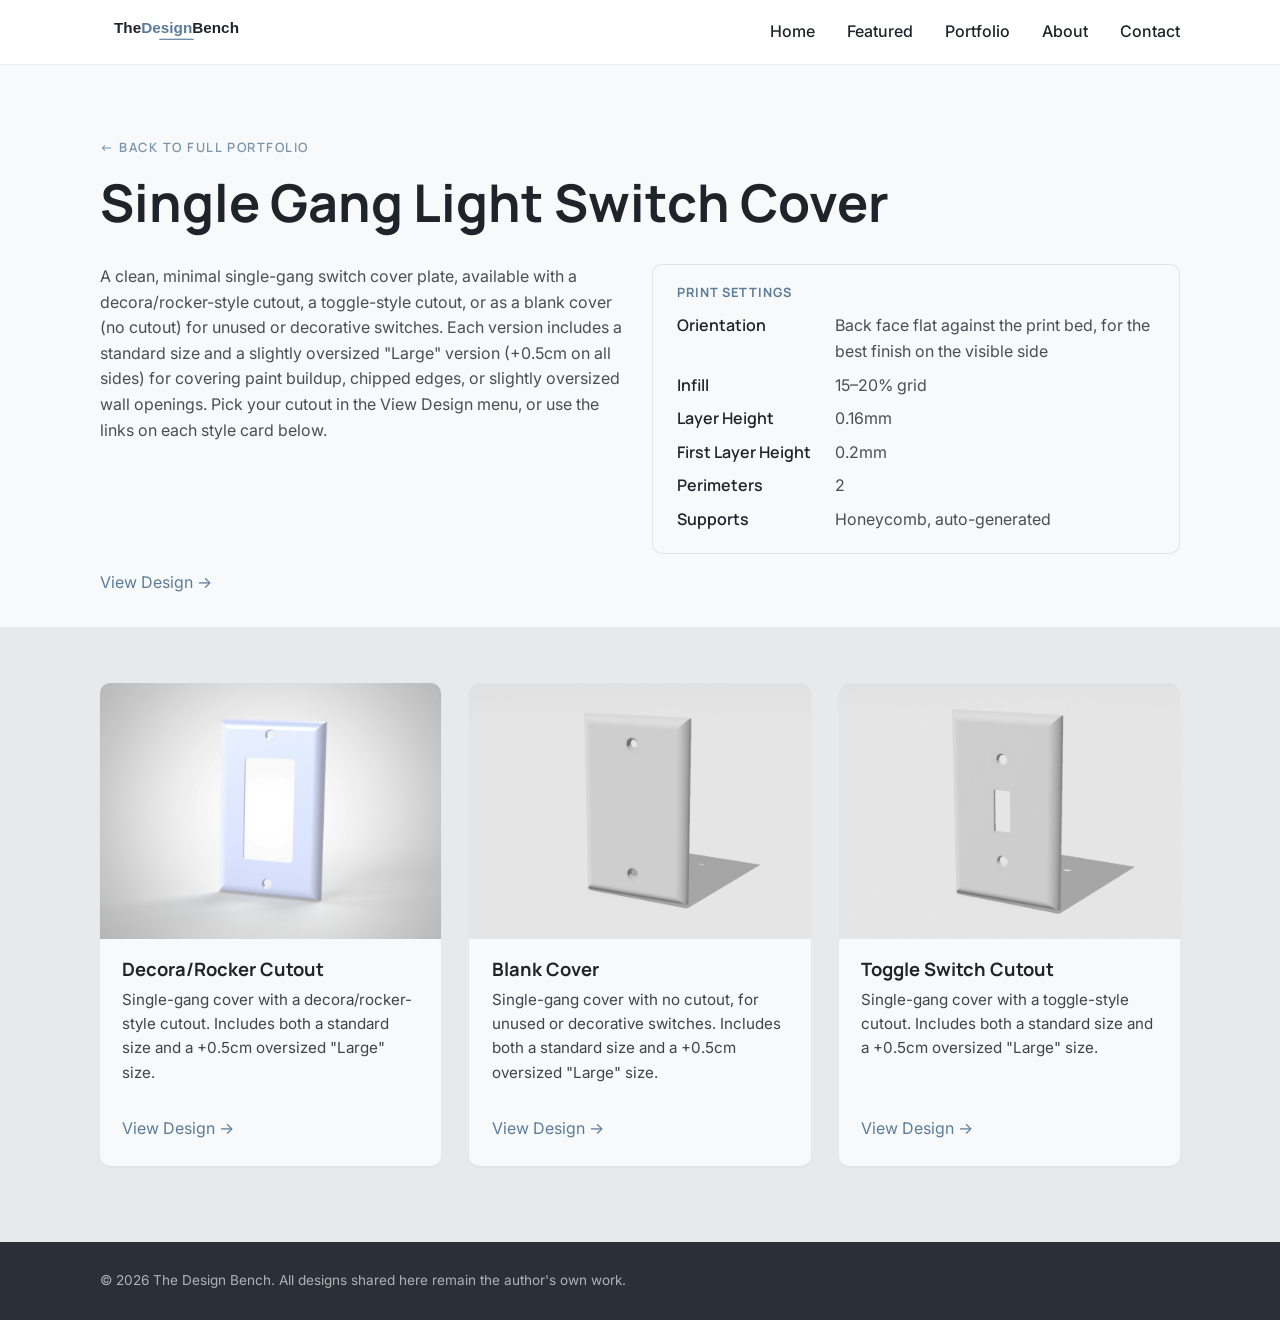
<file: projects/single-gang-light-switch-cover.html>
<!DOCTYPE html>
<html lang="en">
<head>
  <meta charset="UTF-8">
  <meta name="viewport" content="width=device-width, initial-scale=1.0">
  <title>Single Gang Light Switch Cover — The Design Bench</title>
  <meta name="description" content="A single-gang switch cover plate available with a Decora/rocker cutout, a toggle cutout, or as a blank cover, each in standard and oversized sizes.">

  <!-- Keep this <head> in sync with /index.html (favicon + font links).
       Paths are one folder deeper here, so everything is prefixed with ../ -->
  <link rel="icon" type="image/svg+xml" href="../assets/favicon.svg">
  <link rel="icon" type="image/x-icon" href="../assets/favicon.ico">

  <link rel="preconnect" href="https://fonts.googleapis.com">
  <link rel="preconnect" href="https://fonts.gstatic.com" crossorigin>
  <link href="https://fonts.googleapis.com/css2?family=Manrope:wght@500;600;700&family=Inter:wght@400;500;600&display=swap" rel="stylesheet">

  <link rel="stylesheet" href="../style.css">
</head>
<body>

  <!-- =========================== HEADER =========================== -->
  <!-- Same header as index.html/portfolio.html, but every link is prefixed
       with ../ since this page lives one folder deeper (/projects/). -->
  <header class="site-header">
    <div class="wrap header-inner">
      <a href="../index.html" class="brand" aria-label="The Design Bench — home">
        <img src="../assets/logo.svg" alt="The Design Bench" class="brand-logo" width="400" height="120">
      </a>

      <button class="nav-toggle" id="navToggle" aria-expanded="false" aria-controls="siteNav" aria-label="Toggle navigation menu">
        <span></span><span></span><span></span>
      </button>

      <nav class="site-nav" id="siteNav">
        <a href="../index.html#home">Home</a>
        <a href="../index.html#projects">Featured</a>
        <a href="../portfolio.html">Portfolio</a>
        <a href="../index.html#about">About</a>
        <a href="../index.html#contact">Contact</a>
      </nav>
    </div>
  </header>

  <main>

    <section class="portfolio-hero">
      <div class="wrap">
        <p class="eyebrow"><a href="../portfolio.html" style="color:inherit;text-decoration:none;">← Back to Full Portfolio</a></p>
        <h1>Single Gang Light Switch Cover</h1>

        <div class="hero-split">
          <p>
            A clean, minimal single-gang switch cover plate, available with a decora/rocker-style
            cutout, a toggle-style cutout, or as a blank cover (no cutout) for unused or decorative
            switches. Each version includes a standard size and a slightly oversized "Large"
            version (+0.5cm on all sides) for covering paint buildup, chipped edges, or slightly
            oversized wall openings. Pick your cutout in the View Design menu, or use the
            links on each style card below.
          </p>

          <div class="spec-box">
            <h2>Print Settings</h2>
            <dl class="spec-list">
              <dt>Orientation</dt><dd>Back face flat against the print bed, for the best finish on the visible side</dd>
              <dt>Infill</dt><dd>15–20% grid</dd>
              <dt>Layer Height</dt><dd>0.16mm</dd>
              <dt>First Layer Height</dt><dd>0.2mm</dd>
              <dt>Perimeters</dt><dd>2</dd>
              <dt>Supports</dt><dd>Honeycomb, auto-generated</dd>
            </dl>
          </div>
        </div>

        <!-- Two listings per platform: Decora + Blank, and Toggle + Blank (Blank
             is included in both). The menu is grouped by listing so both are
             reachable from this one button. -->
        <div class="view-design">
          <button type="button" class="project-link view-design-btn" aria-haspopup="true" aria-expanded="false">View Design →</button>
          <ul class="platform-menu platform-menu--grouped">
            <li class="menu-group" role="presentation">Decora/Rocker &amp; Blank</li>
            <li><a href="https://cults3d.com/en/3d-model/home/single-gang-light-switch-cover" target="_blank" rel="noopener">Cults3D</a></li>
            <li><a href="https://www.printables.com/model/1780632-single-gang-light-switch-cover-standard-oversized" target="_blank" rel="noopener">Printables</a></li>
            <li><a href="https://thangs.com/designer/TheDesignBench/3d-model/Single%20Gang%20Light%20Switch%20Cover%20%28Std%2BOversized%29-1574594" target="_blank" rel="noopener">Thangs</a></li>
            <li class="menu-group" role="presentation">Toggle &amp; Blank</li>
            <li><a href="https://cults3d.com/en/3d-model/home/single-gang-light-switch-cover-toggle" target="_blank" rel="noopener">Cults3D</a></li>
            <li><a href="https://www.printables.com/model/1832003-single-gang-light-switch-cover-standard-oversized" target="_blank" rel="noopener">Printables</a></li>
            <li><a href="https://thangs.com/designer/TheDesignBench/3d-model/Single%20Gang%20Toggle%20Switch%20Cover%20%28Std%2BOversized%29-1598070" target="_blank" rel="noopener">Thangs</a></li>
          </ul>
        </div>
      </div>
    </section>

    <!-- ================================================================
         STYLES — Decora and Blank share ONE listing per platform (see the
         shared View Design links above), each included in a standard AND a
         +0.5cm oversized size (4 files total), so those two cards don't
         carry their own platform links. Toggle is a separate listing per
         platform and carries its own View Design links on its own card.
         ================================================================ -->

    <section class="projects" style="padding-top: 1rem;">
      <div class="wrap">
        <div class="project-grid">

          <!-- STYLE 1 -->
          <article class="project-card">
            <div class="project-image">
              <img src="../assets/images/single-gang-decora-cover.jpg" alt="Single Gang Light Switch Cover — Decora/rocker cutout render" width="800" height="600" loading="lazy">
            </div>
            <div class="project-body">
              <h3>Decora/Rocker Cutout</h3>
              <p class="project-desc">Single-gang cover with a decora/rocker-style cutout. Includes both a standard size and a +0.5cm oversized "Large" size.</p>
              <div class="view-design">
                <button type="button" class="project-link view-design-btn" aria-haspopup="true" aria-expanded="false">View Design →</button>
                <ul class="platform-menu">
                  <li><a href="https://cults3d.com/en/3d-model/home/single-gang-light-switch-cover" target="_blank" rel="noopener">Cults3D</a></li>
                  <li><a href="https://www.printables.com/model/1780632-single-gang-light-switch-cover-standard-oversized" target="_blank" rel="noopener">Printables</a></li>
                  <li><a href="https://thangs.com/designer/TheDesignBench/3d-model/Single%20Gang%20Light%20Switch%20Cover%20%28Std%2BOversized%29-1574594" target="_blank" rel="noopener">Thangs</a></li>
                </ul>
              </div>
            </div>
          </article>

          <!-- STYLE 2 -->
          <article class="project-card">
            <div class="project-image">
              <img src="../assets/images/single-gang-blank-cover.png" alt="Single Gang Light Switch Cover — blank cover render" width="800" height="600" loading="lazy">
            </div>
            <div class="project-body">
              <h3>Blank Cover</h3>
              <p class="project-desc">Single-gang cover with no cutout, for unused or decorative switches. Includes both a standard size and a +0.5cm oversized "Large" size.</p>
              <div class="view-design">
                <button type="button" class="project-link view-design-btn" aria-haspopup="true" aria-expanded="false">View Design →</button>
                <ul class="platform-menu">
                  <li><a href="https://cults3d.com/en/3d-model/home/single-gang-light-switch-cover" target="_blank" rel="noopener">Cults3D</a></li>
                  <li><a href="https://www.printables.com/model/1780632-single-gang-light-switch-cover-standard-oversized" target="_blank" rel="noopener">Printables</a></li>
                  <li><a href="https://thangs.com/designer/TheDesignBench/3d-model/Single%20Gang%20Light%20Switch%20Cover%20%28Std%2BOversized%29-1574594" target="_blank" rel="noopener">Thangs</a></li>
                </ul>
              </div>
            </div>
          </article>

          <!-- STYLE 3 — separate listing per platform, not part of the shared
               Decora/Blank listing above -->
          <article class="project-card">
            <div class="project-image">
              <img src="../assets/images/single-gang-toggle-cover.png" alt="Single Gang Light Switch Cover — toggle switch cutout render" width="800" height="600" loading="lazy">
            </div>
            <div class="project-body">
              <h3>Toggle Switch Cutout</h3>
              <p class="project-desc">Single-gang cover with a toggle-style cutout. Includes both a standard size and a +0.5cm oversized "Large" size.</p>
              <div class="view-design">
                <button type="button" class="project-link view-design-btn" aria-haspopup="true" aria-expanded="false">View Design →</button>
                <ul class="platform-menu">
                  <li><a href="https://cults3d.com/en/3d-model/home/single-gang-light-switch-cover-toggle" target="_blank" rel="noopener">Cults3D</a></li>
                  <li><a href="https://www.printables.com/model/1832003-single-gang-light-switch-cover-standard-oversized" target="_blank" rel="noopener">Printables</a></li>
                  <li><a href="https://thangs.com/designer/TheDesignBench/3d-model/Single%20Gang%20Toggle%20Switch%20Cover%20%28Std%2BOversized%29-1598070" target="_blank" rel="noopener">Thangs</a></li>
                </ul>
              </div>
            </div>
          </article>

        </div>
      </div>
    </section>

  </main>

  <footer class="site-footer">
    <div class="wrap">
      <p>&copy; <span id="year"></span> The Design Bench. All designs shared here remain the author's own work.</p>
    </div>
  </footer>

  <script src="../script.js"></script>
</body>
</html>
</file>
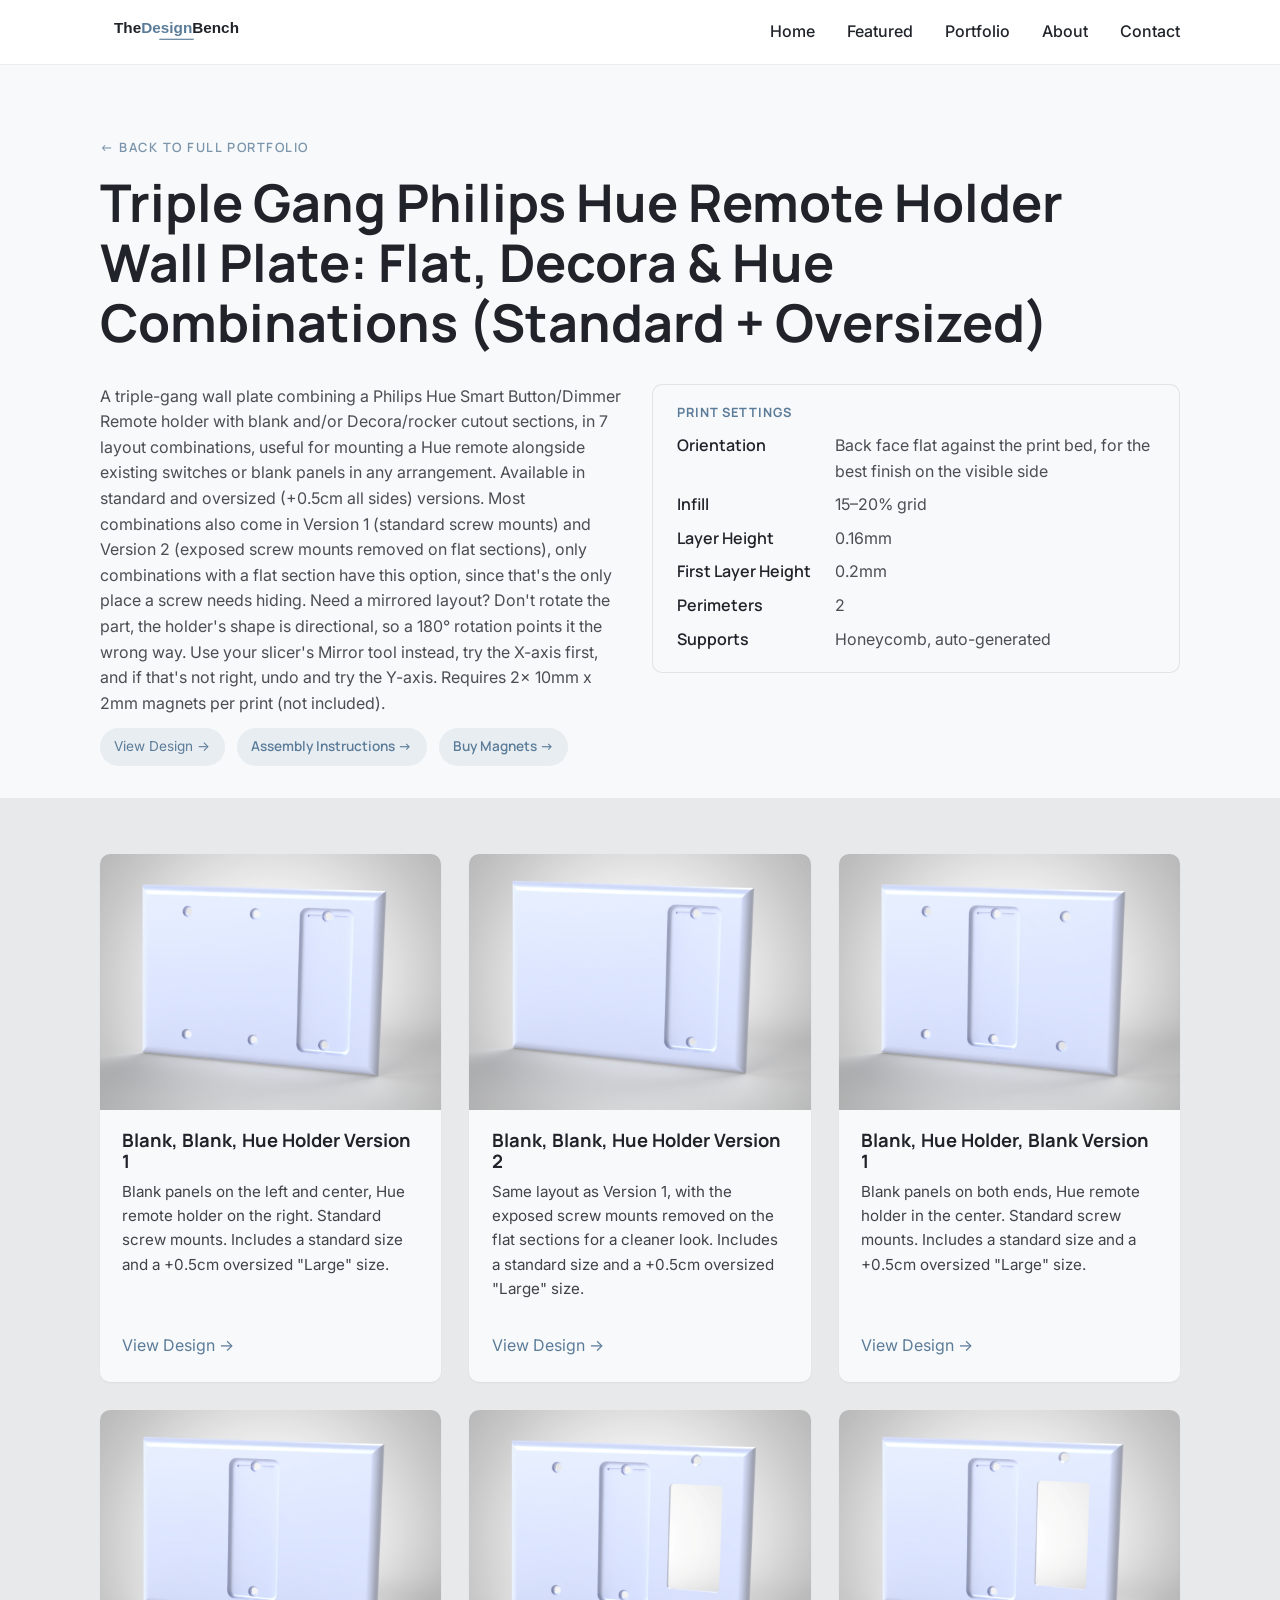
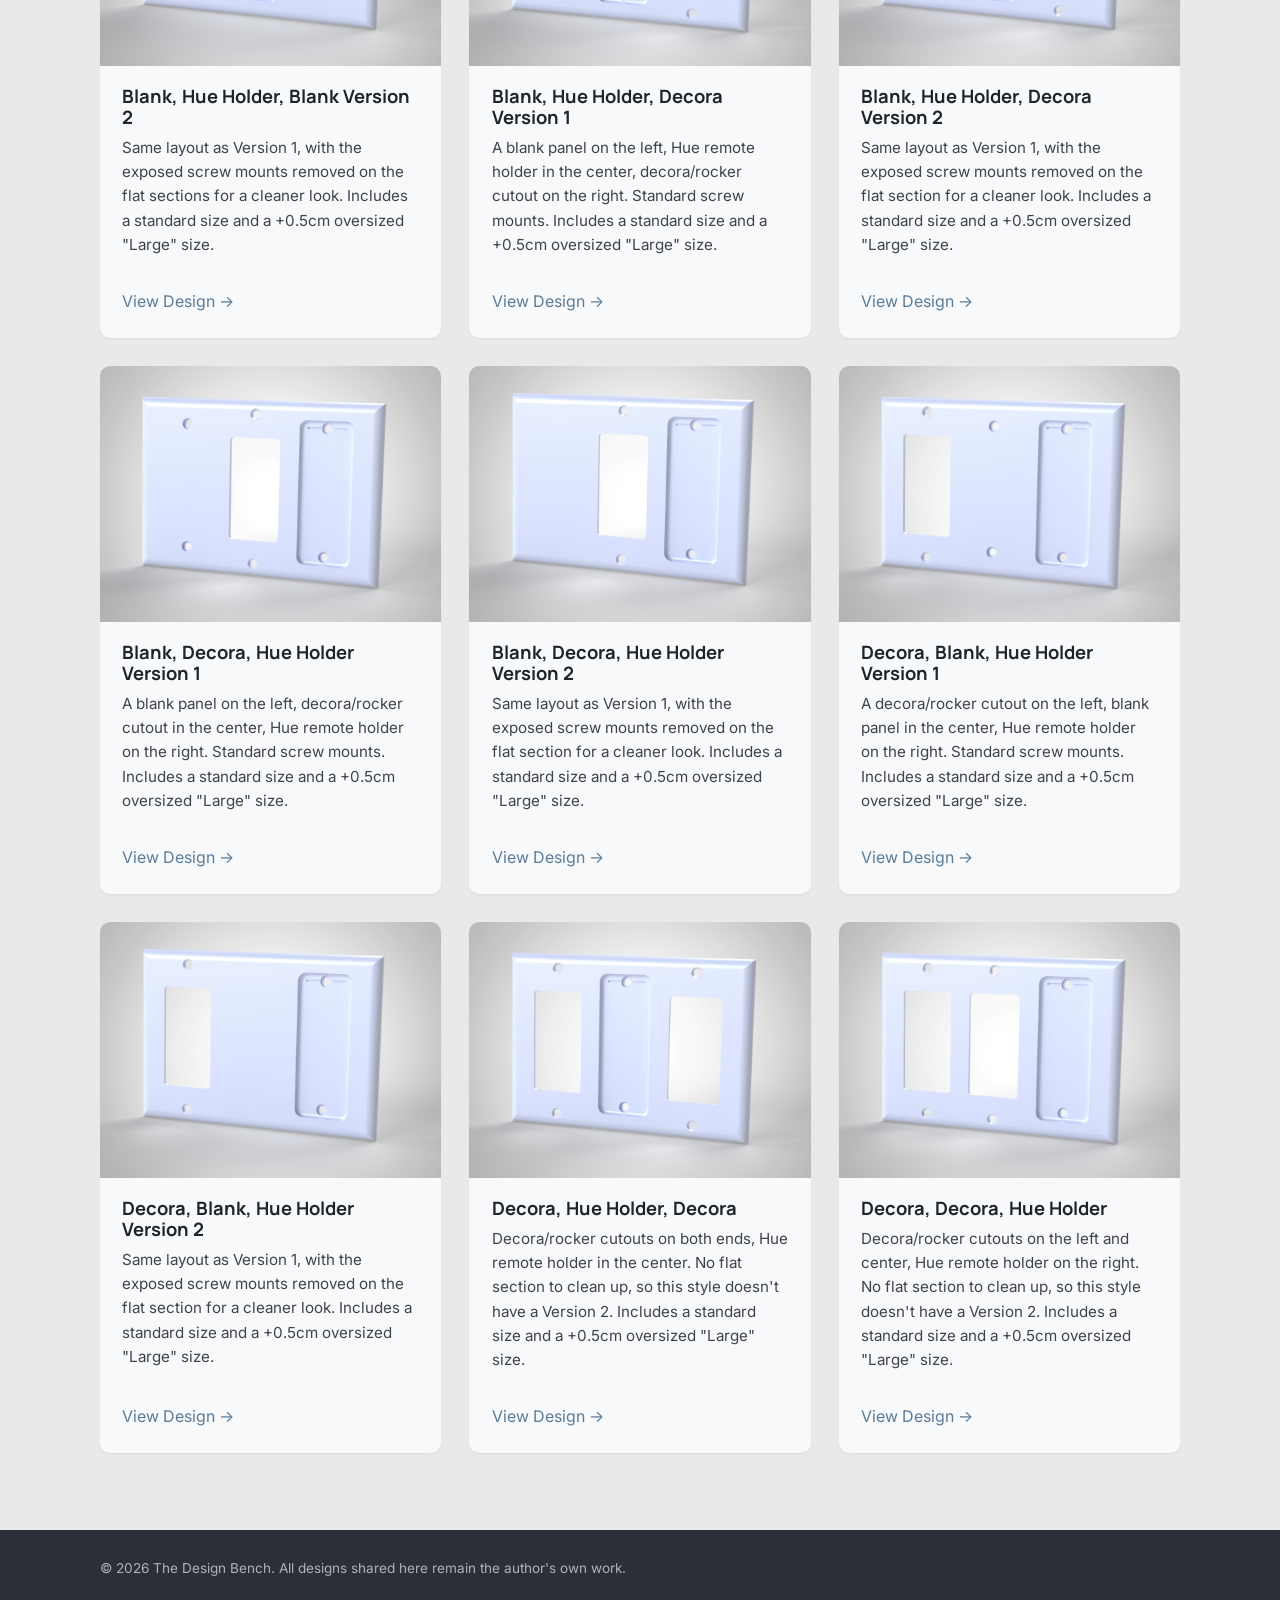
<file: projects/triple-gang-hue-remote-holder.html>
<!DOCTYPE html>
<html lang="en">
<head>
  <meta charset="UTF-8">
  <meta name="viewport" content="width=device-width, initial-scale=1.0">
  <title>Triple Gang Philips Hue Remote Holder Wall Plate — The Design Bench</title>
  <meta name="description" content="A triple-gang wall plate combining a Philips Hue Remote holder with blank and/or Decora cutout sections across 7 layout combinations, in standard and oversized sizes.">
  <meta name="keywords" content="philips hue, hue remote holder, hue dimmer switch, smart home, triple gang, decora switch plate, wall plate">

  <!-- Keep this <head> in sync with /index.html (favicon + font links).
       Paths are one folder deeper here, so everything is prefixed with ../ -->
  <link rel="icon" type="image/svg+xml" href="../assets/favicon.svg">
  <link rel="icon" type="image/x-icon" href="../assets/favicon.ico">

  <link rel="preconnect" href="https://fonts.googleapis.com">
  <link rel="preconnect" href="https://fonts.gstatic.com" crossorigin>
  <link href="https://fonts.googleapis.com/css2?family=Manrope:wght@500;600;700&family=Inter:wght@400;500;600&display=swap" rel="stylesheet">

  <link rel="stylesheet" href="../style.css">
</head>
<body>

  <!-- =========================== HEADER =========================== -->
  <!-- Same header as index.html/portfolio.html, but every link is prefixed
       with ../ since this page lives one folder deeper (/projects/). -->
  <header class="site-header">
    <div class="wrap header-inner">
      <a href="../index.html" class="brand" aria-label="The Design Bench — home">
        <img src="../assets/logo.svg" alt="The Design Bench" class="brand-logo" width="400" height="120">
      </a>

      <button class="nav-toggle" id="navToggle" aria-expanded="false" aria-controls="siteNav" aria-label="Toggle navigation menu">
        <span></span><span></span><span></span>
      </button>

      <nav class="site-nav" id="siteNav">
        <a href="../index.html#home">Home</a>
        <a href="../index.html#projects">Featured</a>
        <a href="../portfolio.html">Portfolio</a>
        <a href="../index.html#about">About</a>
        <a href="../index.html#contact">Contact</a>
      </nav>
    </div>
  </header>

  <main>

    <section class="portfolio-hero">
      <div class="wrap">
        <p class="eyebrow"><a href="../portfolio.html" style="color:inherit;text-decoration:none;">← Back to Full Portfolio</a></p>
        <h1>Triple Gang Philips Hue Remote Holder Wall Plate: Flat, Decora &amp; Hue Combinations (Standard + Oversized)</h1>

        <div class="hero-split">
          <p>
            A triple-gang wall plate combining a Philips Hue Smart Button/Dimmer Remote holder
            with blank and/or Decora/rocker cutout sections, in 7 layout combinations, useful
            for mounting a Hue remote alongside existing switches or blank panels in any
            arrangement. Available in standard and oversized (+0.5cm all sides) versions. Most
            combinations also come in Version 1 (standard screw mounts) and Version 2 (exposed
            screw mounts removed on flat sections), only combinations with a flat section have
            this option, since that's the only place a screw needs hiding. Need a mirrored
            layout? Don't rotate the part, the holder's shape is directional, so a 180°
            rotation points it the wrong way. Use your slicer's Mirror tool instead, try the
            X-axis first, and if that's not right, undo and try the Y-axis. Requires 2x 10mm x
            2mm magnets per print (not included).
          </p>

          <div class="spec-box">
            <h2>Print Settings</h2>
            <dl class="spec-list">
              <dt>Orientation</dt><dd>Back face flat against the print bed, for the best finish on the visible side</dd>
              <dt>Infill</dt><dd>15–20% grid</dd>
              <dt>Layer Height</dt><dd>0.16mm</dd>
              <dt>First Layer Height</dt><dd>0.2mm</dd>
              <dt>Perimeters</dt><dd>2</dd>
              <dt>Supports</dt><dd>Honeycomb, auto-generated</dd>
            </dl>
          </div>
        </div>

        <!-- This is a single listing on each platform bundling all 12 styles below,
             so there's just one shared set of platform links (not one per style). -->
        <div class="card-actions">
          <div class="view-design">
            <button type="button" class="project-link view-design-btn" aria-haspopup="true" aria-expanded="false">View Design →</button>
            <ul class="platform-menu">
              <li><a href="https://cults3d.com/en/3d-model/home/triple-gang-hue-remote-holder-standard-oversized" target="_blank" rel="noopener">Cults3D</a></li>
              <li><a href="https://www.printables.com/model/1787682-triple-gang-hue-remote-holder-standard-oversized" target="_blank" rel="noopener">Printables</a></li>
              <li><a href="https://thangs.com/designer/TheDesignBench/3d-model/Triple%20Gang%20Hue%20Remote%20Holder%20%28Std%2BOversized%29-1578353" target="_blank" rel="noopener">Thangs</a></li>
            </ul>
          </div>
          <a href="../assets/guides/hue-remote-magnet-assembly-guide.pdf" class="project-link" target="_blank" rel="noopener">Assembly Instructions →</a>
          <a href="https://www.amazon.ca/Magnets-Crafts-Multi-Use-Refrigerator-Whiteboards/dp/B0CQR8P3ND" class="project-link" target="_blank" rel="noopener">Buy Magnets →</a>
        </div>
      </div>
    </section>

    <!-- ================================================================
         STYLES — this family is ONE listing per platform (see the shared
         View Design links above) bundling all 12 styles, each available in
         a standard AND a +0.5cm oversized size (a selectable option, not a
         separate style), so these cards don't carry their own Assembly/Buy
         Magnets links (see the shared card-actions above), just the same
         View Design picker repeated per style. Layout order below is left,
         center, right.
         ================================================================ -->

    <section class="projects" style="padding-top: 1rem;">
      <div class="wrap">
        <div class="project-grid">

          <!-- STYLE 1 -->
          <article class="project-card">
            <div class="project-image">
              <img src="../assets/images/triple-gang-hue-blank-blank-hue-v1-cover.jpg" alt="Triple Gang Philips Hue Remote Holder, Blank + Blank + Hue Holder render, Version 1" width="800" height="600" loading="lazy">
            </div>
            <div class="project-body">
              <h3>Blank, Blank, Hue Holder Version 1</h3>
              <p class="project-desc">Blank panels on the left and center, Hue remote holder on the right. Standard screw mounts. Includes a standard size and a +0.5cm oversized "Large" size.</p>
              <div class="view-design">
                <button type="button" class="project-link view-design-btn" aria-haspopup="true" aria-expanded="false">View Design →</button>
                <ul class="platform-menu">
                  <li><a href="https://cults3d.com/en/3d-model/home/triple-gang-hue-remote-holder-standard-oversized" target="_blank" rel="noopener">Cults3D</a></li>
                  <li><a href="https://www.printables.com/model/1787682-triple-gang-hue-remote-holder-standard-oversized" target="_blank" rel="noopener">Printables</a></li>
                </ul>
              </div>
            </div>
          </article>

          <!-- STYLE 2 -->
          <article class="project-card">
            <div class="project-image">
              <img src="../assets/images/triple-gang-hue-blank-blank-hue-v2-cover.jpg" alt="Triple Gang Philips Hue Remote Holder, Blank + Blank + Hue Holder render, Version 2" width="800" height="600" loading="lazy">
            </div>
            <div class="project-body">
              <h3>Blank, Blank, Hue Holder Version 2</h3>
              <p class="project-desc">Same layout as Version 1, with the exposed screw mounts removed on the flat sections for a cleaner look. Includes a standard size and a +0.5cm oversized "Large" size.</p>
              <div class="view-design">
                <button type="button" class="project-link view-design-btn" aria-haspopup="true" aria-expanded="false">View Design →</button>
                <ul class="platform-menu">
                  <li><a href="https://cults3d.com/en/3d-model/home/triple-gang-hue-remote-holder-standard-oversized" target="_blank" rel="noopener">Cults3D</a></li>
                  <li><a href="https://www.printables.com/model/1787682-triple-gang-hue-remote-holder-standard-oversized" target="_blank" rel="noopener">Printables</a></li>
                  <li><a href="https://thangs.com/designer/TheDesignBench/3d-model/Triple%20Gang%20Hue%20Remote%20Holder%20%28Std%2BOversized%29-1578353" target="_blank" rel="noopener">Thangs</a></li>
                </ul>
              </div>
            </div>
          </article>

          <!-- STYLE 3 -->
          <article class="project-card">
            <div class="project-image">
              <img src="../assets/images/triple-gang-hue-blank-hue-blank-v1-cover.jpg" alt="Triple Gang Philips Hue Remote Holder, Blank + Hue Holder + Blank render, Version 1" width="800" height="600" loading="lazy">
            </div>
            <div class="project-body">
              <h3>Blank, Hue Holder, Blank Version 1</h3>
              <p class="project-desc">Blank panels on both ends, Hue remote holder in the center. Standard screw mounts. Includes a standard size and a +0.5cm oversized "Large" size.</p>
              <div class="view-design">
                <button type="button" class="project-link view-design-btn" aria-haspopup="true" aria-expanded="false">View Design →</button>
                <ul class="platform-menu">
                  <li><a href="https://cults3d.com/en/3d-model/home/triple-gang-hue-remote-holder-standard-oversized" target="_blank" rel="noopener">Cults3D</a></li>
                  <li><a href="https://www.printables.com/model/1787682-triple-gang-hue-remote-holder-standard-oversized" target="_blank" rel="noopener">Printables</a></li>
                </ul>
              </div>
            </div>
          </article>

          <!-- STYLE 4 -->
          <article class="project-card">
            <div class="project-image">
              <img src="../assets/images/triple-gang-hue-blank-hue-blank-v2-cover.jpg" alt="Triple Gang Philips Hue Remote Holder, Blank + Hue Holder + Blank render, Version 2" width="800" height="600" loading="lazy">
            </div>
            <div class="project-body">
              <h3>Blank, Hue Holder, Blank Version 2</h3>
              <p class="project-desc">Same layout as Version 1, with the exposed screw mounts removed on the flat sections for a cleaner look. Includes a standard size and a +0.5cm oversized "Large" size.</p>
              <div class="view-design">
                <button type="button" class="project-link view-design-btn" aria-haspopup="true" aria-expanded="false">View Design →</button>
                <ul class="platform-menu">
                  <li><a href="https://cults3d.com/en/3d-model/home/triple-gang-hue-remote-holder-standard-oversized" target="_blank" rel="noopener">Cults3D</a></li>
                  <li><a href="https://www.printables.com/model/1787682-triple-gang-hue-remote-holder-standard-oversized" target="_blank" rel="noopener">Printables</a></li>
                  <li><a href="https://thangs.com/designer/TheDesignBench/3d-model/Triple%20Gang%20Hue%20Remote%20Holder%20%28Std%2BOversized%29-1578353" target="_blank" rel="noopener">Thangs</a></li>
                </ul>
              </div>
            </div>
          </article>

          <!-- STYLE 5 -->
          <article class="project-card">
            <div class="project-image">
              <img src="../assets/images/triple-gang-hue-blank-hue-decora-v1-cover.jpg" alt="Triple Gang Philips Hue Remote Holder, Blank + Hue Holder + Decora render, Version 1" width="800" height="600" loading="lazy">
            </div>
            <div class="project-body">
              <h3>Blank, Hue Holder, Decora Version 1</h3>
              <p class="project-desc">A blank panel on the left, Hue remote holder in the center, decora/rocker cutout on the right. Standard screw mounts. Includes a standard size and a +0.5cm oversized "Large" size.</p>
              <div class="view-design">
                <button type="button" class="project-link view-design-btn" aria-haspopup="true" aria-expanded="false">View Design →</button>
                <ul class="platform-menu">
                  <li><a href="https://cults3d.com/en/3d-model/home/triple-gang-hue-remote-holder-standard-oversized" target="_blank" rel="noopener">Cults3D</a></li>
                  <li><a href="https://www.printables.com/model/1787682-triple-gang-hue-remote-holder-standard-oversized" target="_blank" rel="noopener">Printables</a></li>
                </ul>
              </div>
            </div>
          </article>

          <!-- STYLE 6 -->
          <article class="project-card">
            <div class="project-image">
              <img src="../assets/images/triple-gang-hue-blank-hue-decora-v2-cover.jpg" alt="Triple Gang Philips Hue Remote Holder, Blank + Hue Holder + Decora render, Version 2" width="800" height="600" loading="lazy">
            </div>
            <div class="project-body">
              <h3>Blank, Hue Holder, Decora Version 2</h3>
              <p class="project-desc">Same layout as Version 1, with the exposed screw mounts removed on the flat section for a cleaner look. Includes a standard size and a +0.5cm oversized "Large" size.</p>
              <div class="view-design">
                <button type="button" class="project-link view-design-btn" aria-haspopup="true" aria-expanded="false">View Design →</button>
                <ul class="platform-menu">
                  <li><a href="https://cults3d.com/en/3d-model/home/triple-gang-hue-remote-holder-standard-oversized" target="_blank" rel="noopener">Cults3D</a></li>
                  <li><a href="https://www.printables.com/model/1787682-triple-gang-hue-remote-holder-standard-oversized" target="_blank" rel="noopener">Printables</a></li>
                  <li><a href="https://thangs.com/designer/TheDesignBench/3d-model/Triple%20Gang%20Hue%20Remote%20Holder%20%28Std%2BOversized%29-1578353" target="_blank" rel="noopener">Thangs</a></li>
                </ul>
              </div>
            </div>
          </article>

          <!-- STYLE 7 -->
          <article class="project-card">
            <div class="project-image">
              <img src="../assets/images/triple-gang-hue-blank-decora-hue-v1-cover.jpg" alt="Triple Gang Philips Hue Remote Holder, Blank + Decora + Hue Holder render, Version 1" width="800" height="600" loading="lazy">
            </div>
            <div class="project-body">
              <h3>Blank, Decora, Hue Holder Version 1</h3>
              <p class="project-desc">A blank panel on the left, decora/rocker cutout in the center, Hue remote holder on the right. Standard screw mounts. Includes a standard size and a +0.5cm oversized "Large" size.</p>
              <div class="view-design">
                <button type="button" class="project-link view-design-btn" aria-haspopup="true" aria-expanded="false">View Design →</button>
                <ul class="platform-menu">
                  <li><a href="https://cults3d.com/en/3d-model/home/triple-gang-hue-remote-holder-standard-oversized" target="_blank" rel="noopener">Cults3D</a></li>
                  <li><a href="https://www.printables.com/model/1787682-triple-gang-hue-remote-holder-standard-oversized" target="_blank" rel="noopener">Printables</a></li>
                </ul>
              </div>
            </div>
          </article>

          <!-- STYLE 8 -->
          <article class="project-card">
            <div class="project-image">
              <img src="../assets/images/triple-gang-hue-blank-decora-hue-v2-cover.jpg" alt="Triple Gang Philips Hue Remote Holder, Blank + Decora + Hue Holder render, Version 2" width="800" height="600" loading="lazy">
            </div>
            <div class="project-body">
              <h3>Blank, Decora, Hue Holder Version 2</h3>
              <p class="project-desc">Same layout as Version 1, with the exposed screw mounts removed on the flat section for a cleaner look. Includes a standard size and a +0.5cm oversized "Large" size.</p>
              <div class="view-design">
                <button type="button" class="project-link view-design-btn" aria-haspopup="true" aria-expanded="false">View Design →</button>
                <ul class="platform-menu">
                  <li><a href="https://cults3d.com/en/3d-model/home/triple-gang-hue-remote-holder-standard-oversized" target="_blank" rel="noopener">Cults3D</a></li>
                  <li><a href="https://www.printables.com/model/1787682-triple-gang-hue-remote-holder-standard-oversized" target="_blank" rel="noopener">Printables</a></li>
                  <li><a href="https://thangs.com/designer/TheDesignBench/3d-model/Triple%20Gang%20Hue%20Remote%20Holder%20%28Std%2BOversized%29-1578353" target="_blank" rel="noopener">Thangs</a></li>
                </ul>
              </div>
            </div>
          </article>

          <!-- STYLE 9 -->
          <article class="project-card">
            <div class="project-image">
              <img src="../assets/images/triple-gang-hue-decora-blank-hue-v1-cover.jpg" alt="Triple Gang Philips Hue Remote Holder, Decora + Blank + Hue Holder render, Version 1" width="800" height="600" loading="lazy">
            </div>
            <div class="project-body">
              <h3>Decora, Blank, Hue Holder Version 1</h3>
              <p class="project-desc">A decora/rocker cutout on the left, blank panel in the center, Hue remote holder on the right. Standard screw mounts. Includes a standard size and a +0.5cm oversized "Large" size.</p>
              <div class="view-design">
                <button type="button" class="project-link view-design-btn" aria-haspopup="true" aria-expanded="false">View Design →</button>
                <ul class="platform-menu">
                  <li><a href="https://cults3d.com/en/3d-model/home/triple-gang-hue-remote-holder-standard-oversized" target="_blank" rel="noopener">Cults3D</a></li>
                  <li><a href="https://www.printables.com/model/1787682-triple-gang-hue-remote-holder-standard-oversized" target="_blank" rel="noopener">Printables</a></li>
                </ul>
              </div>
            </div>
          </article>

          <!-- STYLE 10 -->
          <article class="project-card">
            <div class="project-image">
              <img src="../assets/images/triple-gang-hue-decora-blank-hue-v2-cover.jpg" alt="Triple Gang Philips Hue Remote Holder, Decora + Blank + Hue Holder render, Version 2" width="800" height="600" loading="lazy">
            </div>
            <div class="project-body">
              <h3>Decora, Blank, Hue Holder Version 2</h3>
              <p class="project-desc">Same layout as Version 1, with the exposed screw mounts removed on the flat section for a cleaner look. Includes a standard size and a +0.5cm oversized "Large" size.</p>
              <div class="view-design">
                <button type="button" class="project-link view-design-btn" aria-haspopup="true" aria-expanded="false">View Design →</button>
                <ul class="platform-menu">
                  <li><a href="https://cults3d.com/en/3d-model/home/triple-gang-hue-remote-holder-standard-oversized" target="_blank" rel="noopener">Cults3D</a></li>
                  <li><a href="https://www.printables.com/model/1787682-triple-gang-hue-remote-holder-standard-oversized" target="_blank" rel="noopener">Printables</a></li>
                  <li><a href="https://thangs.com/designer/TheDesignBench/3d-model/Triple%20Gang%20Hue%20Remote%20Holder%20%28Std%2BOversized%29-1578353" target="_blank" rel="noopener">Thangs</a></li>
                </ul>
              </div>
            </div>
          </article>

          <!-- STYLE 11, no Version 2 — no flat section to clean up -->
          <article class="project-card">
            <div class="project-image">
              <img src="../assets/images/triple-gang-hue-decora-hue-decora-cover.jpg" alt="Triple Gang Philips Hue Remote Holder, Decora + Hue Holder + Decora render" width="800" height="600" loading="lazy">
            </div>
            <div class="project-body">
              <h3>Decora, Hue Holder, Decora</h3>
              <p class="project-desc">Decora/rocker cutouts on both ends, Hue remote holder in the center. No flat section to clean up, so this style doesn't have a Version 2. Includes a standard size and a +0.5cm oversized "Large" size.</p>
              <div class="view-design">
                <button type="button" class="project-link view-design-btn" aria-haspopup="true" aria-expanded="false">View Design →</button>
                <ul class="platform-menu">
                  <li><a href="https://cults3d.com/en/3d-model/home/triple-gang-hue-remote-holder-standard-oversized" target="_blank" rel="noopener">Cults3D</a></li>
                  <li><a href="https://www.printables.com/model/1787682-triple-gang-hue-remote-holder-standard-oversized" target="_blank" rel="noopener">Printables</a></li>
                  <li><a href="https://thangs.com/designer/TheDesignBench/3d-model/Triple%20Gang%20Hue%20Remote%20Holder%20%28Std%2BOversized%29-1578353" target="_blank" rel="noopener">Thangs</a></li>
                </ul>
              </div>
            </div>
          </article>

          <!-- STYLE 12, no Version 2 — no flat section to clean up -->
          <article class="project-card">
            <div class="project-image">
              <img src="../assets/images/triple-gang-hue-decora-decora-hue-cover.jpg" alt="Triple Gang Philips Hue Remote Holder, Decora + Decora + Hue Holder render" width="800" height="600" loading="lazy">
            </div>
            <div class="project-body">
              <h3>Decora, Decora, Hue Holder</h3>
              <p class="project-desc">Decora/rocker cutouts on the left and center, Hue remote holder on the right. No flat section to clean up, so this style doesn't have a Version 2. Includes a standard size and a +0.5cm oversized "Large" size.</p>
              <div class="view-design">
                <button type="button" class="project-link view-design-btn" aria-haspopup="true" aria-expanded="false">View Design →</button>
                <ul class="platform-menu">
                  <li><a href="https://cults3d.com/en/3d-model/home/triple-gang-hue-remote-holder-standard-oversized" target="_blank" rel="noopener">Cults3D</a></li>
                  <li><a href="https://www.printables.com/model/1787682-triple-gang-hue-remote-holder-standard-oversized" target="_blank" rel="noopener">Printables</a></li>
                </ul>
              </div>
            </div>
          </article>

        </div>
      </div>
    </section>

  </main>

  <footer class="site-footer">
    <div class="wrap">
      <p>&copy; <span id="year"></span> The Design Bench. All designs shared here remain the author's own work.</p>
    </div>
  </footer>

  <script src="../script.js"></script>
</body>
</html>
</file>
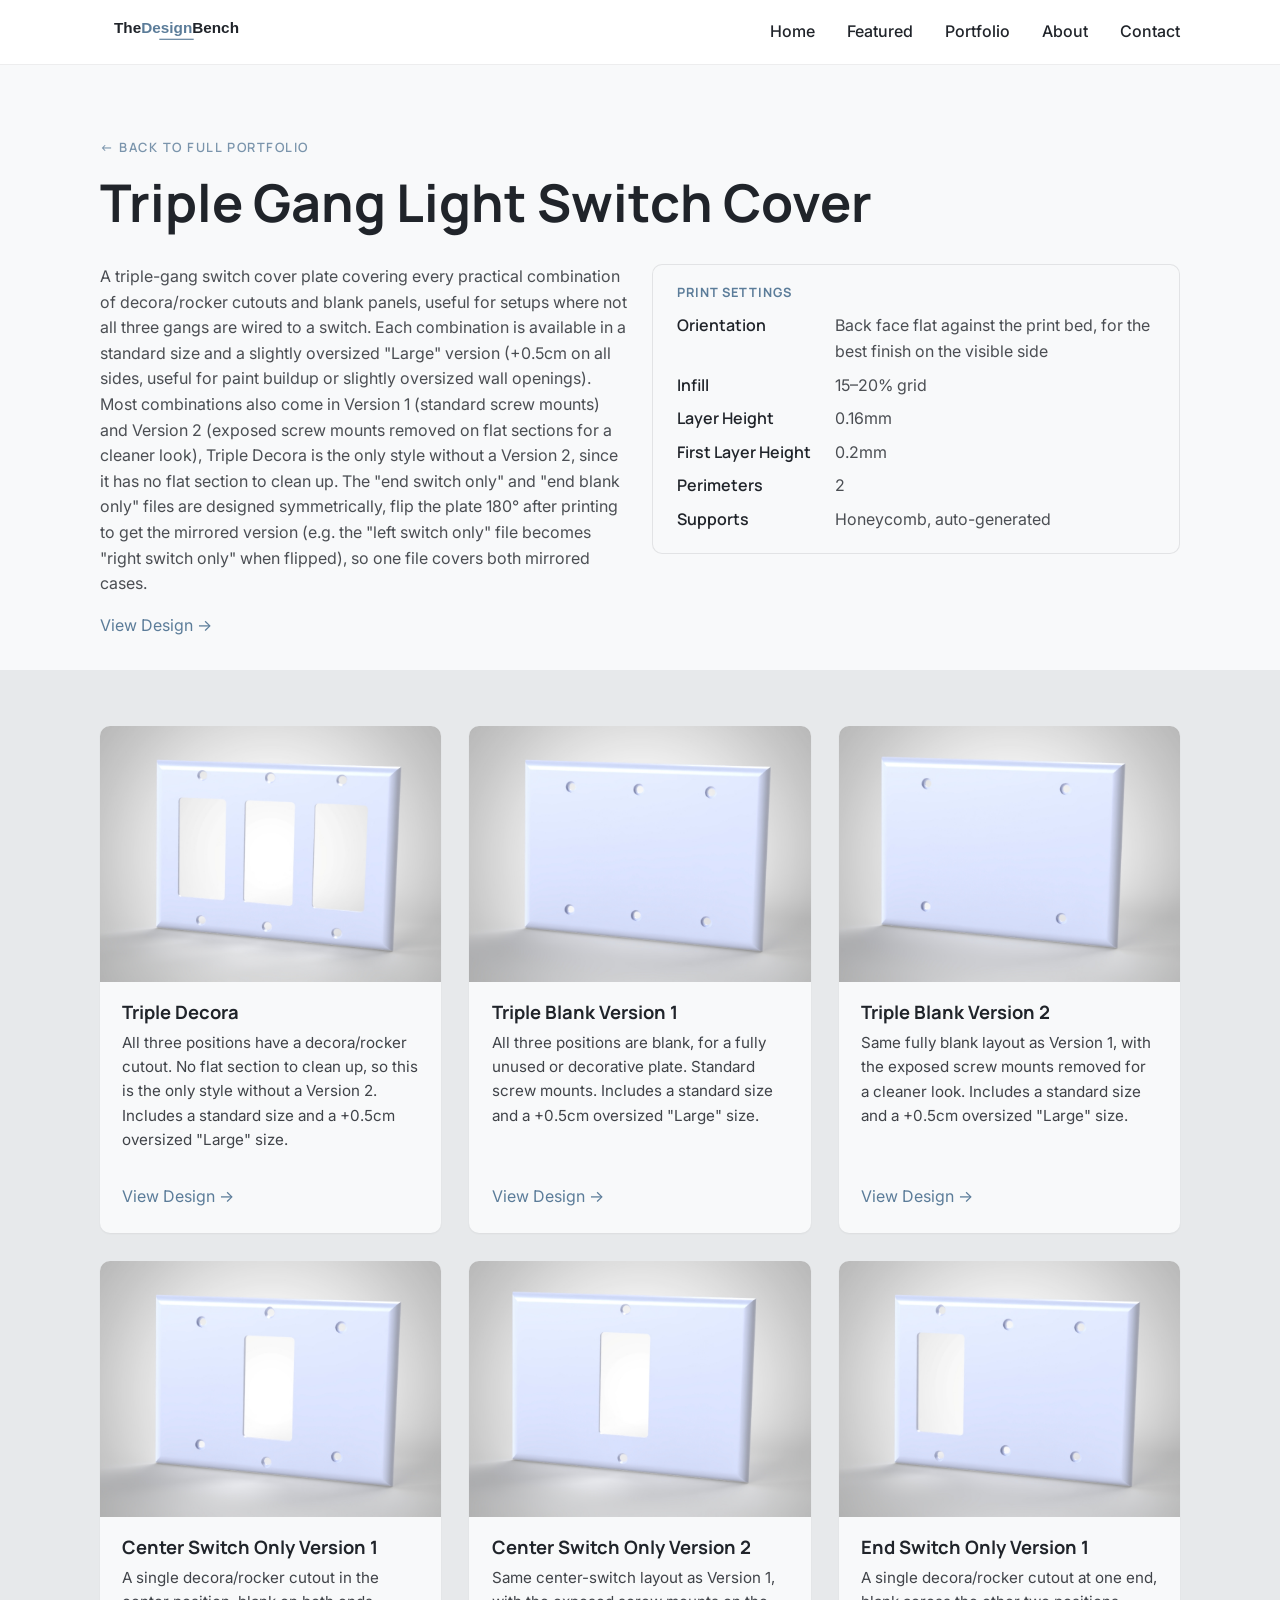
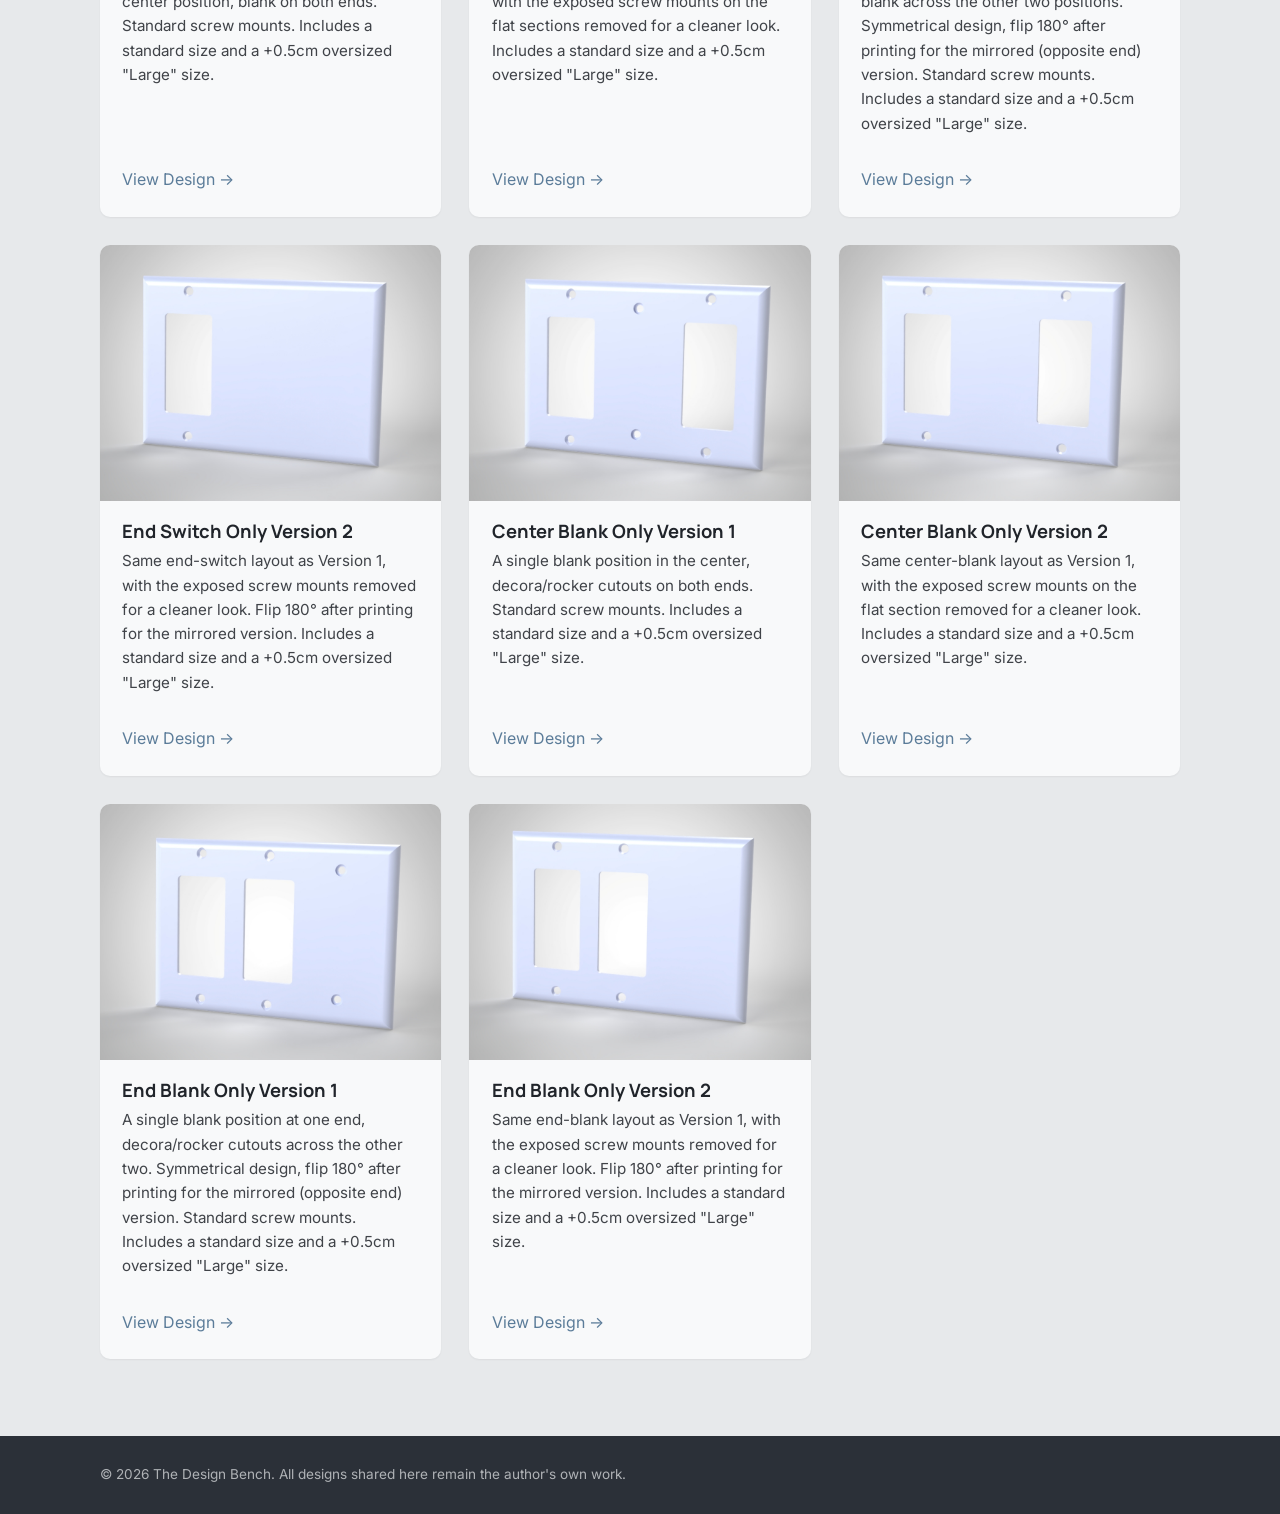
<file: projects/triple-gang-light-switch-cover.html>
<!DOCTYPE html>
<html lang="en">
<head>
  <meta charset="UTF-8">
  <meta name="viewport" content="width=device-width, initial-scale=1.0">
  <title>Triple Gang Light Switch Cover — The Design Bench</title>
  <meta name="description" content="A triple-gang switch cover plate covering every practical Decora/blank combination across all three positions, each in standard and oversized sizes.">

  <!-- Keep this <head> in sync with /index.html (favicon + font links).
       Paths are one folder deeper here, so everything is prefixed with ../ -->
  <link rel="icon" type="image/svg+xml" href="../assets/favicon.svg">
  <link rel="icon" type="image/x-icon" href="../assets/favicon.ico">

  <link rel="preconnect" href="https://fonts.googleapis.com">
  <link rel="preconnect" href="https://fonts.gstatic.com" crossorigin>
  <link href="https://fonts.googleapis.com/css2?family=Manrope:wght@500;600;700&family=Inter:wght@400;500;600&display=swap" rel="stylesheet">

  <link rel="stylesheet" href="../style.css">
</head>
<body>

  <!-- =========================== HEADER =========================== -->
  <!-- Same header as index.html/portfolio.html, but every link is prefixed
       with ../ since this page lives one folder deeper (/projects/). -->
  <header class="site-header">
    <div class="wrap header-inner">
      <a href="../index.html" class="brand" aria-label="The Design Bench — home">
        <img src="../assets/logo.svg" alt="The Design Bench" class="brand-logo" width="400" height="120">
      </a>

      <button class="nav-toggle" id="navToggle" aria-expanded="false" aria-controls="siteNav" aria-label="Toggle navigation menu">
        <span></span><span></span><span></span>
      </button>

      <nav class="site-nav" id="siteNav">
        <a href="../index.html#home">Home</a>
        <a href="../index.html#projects">Featured</a>
        <a href="../portfolio.html">Portfolio</a>
        <a href="../index.html#about">About</a>
        <a href="../index.html#contact">Contact</a>
      </nav>
    </div>
  </header>

  <main>

    <section class="portfolio-hero">
      <div class="wrap">
        <p class="eyebrow"><a href="../portfolio.html" style="color:inherit;text-decoration:none;">← Back to Full Portfolio</a></p>
        <h1>Triple Gang Light Switch Cover</h1>

        <div class="hero-split">
          <p>
            A triple-gang switch cover plate covering every practical combination of
            decora/rocker cutouts and blank panels, useful for setups where not all three
            gangs are wired to a switch. Each combination is available in a standard size and
            a slightly oversized "Large" version (+0.5cm on all sides, useful for paint
            buildup or slightly oversized wall openings). Most combinations also come in
            Version 1 (standard screw mounts) and Version 2 (exposed screw mounts removed on
            flat sections for a cleaner look), Triple Decora is the only style without a
            Version 2, since it has no flat section to clean up. The "end switch only" and
            "end blank only" files are designed symmetrically, flip the plate 180° after
            printing to get the mirrored version (e.g. the "left switch only" file becomes
            "right switch only" when flipped), so one file covers both mirrored cases.
          </p>

          <div class="spec-box">
            <h2>Print Settings</h2>
            <dl class="spec-list">
              <dt>Orientation</dt><dd>Back face flat against the print bed, for the best finish on the visible side</dd>
              <dt>Infill</dt><dd>15–20% grid</dd>
              <dt>Layer Height</dt><dd>0.16mm</dd>
              <dt>First Layer Height</dt><dd>0.2mm</dd>
              <dt>Perimeters</dt><dd>2</dd>
              <dt>Supports</dt><dd>Honeycomb, auto-generated</dd>
            </dl>
          </div>
        </div>

        <!-- This is a single listing on each platform bundling all 11 styles below (size is
             a selectable option within each style, not a separate style/file), so there's
             just one shared set of platform links. -->
        <div class="view-design">
          <button type="button" class="project-link view-design-btn" aria-haspopup="true" aria-expanded="false">View Design →</button>
          <ul class="platform-menu">
            <li><a href="https://cults3d.com/en/3d-model/home/triple-gang-light-switch-cover" target="_blank" rel="noopener">Cults3D</a></li>
            <li><a href="https://www.printables.com/model/1781179-triple-gang-light-switch-cover-standard-oversized" target="_blank" rel="noopener">Printables</a></li>
            <li><a href="https://thangs.com/designer/TheDesignBench/3d-model/Triple%20Gang%20Light%20Switch%20Cover%20%28Std%2BOversized%29-1574844" target="_blank" rel="noopener">Thangs</a></li>
          </ul>
        </div>
      </div>
    </section>

    <!-- ================================================================
         STYLES, this family is ONE listing per platform (see the shared
         View Design links above) bundling all 11 styles, each available in
         a standard AND a +0.5cm oversized size (a selectable option, not a
         separate style), so these cards are grouped by cutout combination
         and don't carry their own platform links.
         ================================================================ -->

    <section class="projects" style="padding-top: 1rem;">
      <div class="wrap">
        <div class="project-grid">

          <!-- STYLE 1, no Version 2, no flat section to clean up -->
          <article class="project-card">
            <div class="project-image">
              <img src="../assets/images/triple-gang-triple-decora-cover.jpg" alt="Triple Gang Light Switch Cover, Triple Decora render" width="800" height="600" loading="lazy">
            </div>
            <div class="project-body">
              <h3>Triple Decora</h3>
              <p class="project-desc">All three positions have a decora/rocker cutout. No flat section to clean up, so this is the only style without a Version 2. Includes a standard size and a +0.5cm oversized "Large" size.</p>
              <div class="view-design">
                <button type="button" class="project-link view-design-btn" aria-haspopup="true" aria-expanded="false">View Design →</button>
                <ul class="platform-menu">
                  <li><a href="https://cults3d.com/en/3d-model/home/triple-gang-light-switch-cover" target="_blank" rel="noopener">Cults3D</a></li>
                  <li><a href="https://www.printables.com/model/1781179-triple-gang-light-switch-cover-standard-oversized" target="_blank" rel="noopener">Printables</a></li>
                  <li><a href="https://thangs.com/designer/TheDesignBench/3d-model/Triple%20Gang%20Light%20Switch%20Cover%20%28Std%2BOversized%29-1574844" target="_blank" rel="noopener">Thangs</a></li>
                </ul>
              </div>
            </div>
          </article>

          <!-- STYLE 2 -->
          <article class="project-card">
            <div class="project-image">
              <img src="../assets/images/triple-gang-blank-v1-cover.jpg" alt="Triple Gang Light Switch Cover, Triple Blank render, Version 1" width="800" height="600" loading="lazy">
            </div>
            <div class="project-body">
              <h3>Triple Blank Version 1</h3>
              <p class="project-desc">All three positions are blank, for a fully unused or decorative plate. Standard screw mounts. Includes a standard size and a +0.5cm oversized "Large" size.</p>
              <div class="view-design">
                <button type="button" class="project-link view-design-btn" aria-haspopup="true" aria-expanded="false">View Design →</button>
                <ul class="platform-menu">
                  <li><a href="https://cults3d.com/en/3d-model/home/triple-gang-light-switch-cover" target="_blank" rel="noopener">Cults3D</a></li>
                  <li><a href="https://www.printables.com/model/1781179-triple-gang-light-switch-cover-standard-oversized" target="_blank" rel="noopener">Printables</a></li>
                </ul>
              </div>
            </div>
          </article>

          <!-- STYLE 3 -->
          <article class="project-card">
            <div class="project-image">
              <img src="../assets/images/triple-gang-blank-v2-cover.jpg" alt="Triple Gang Light Switch Cover, Triple Blank render, Version 2" width="800" height="600" loading="lazy">
            </div>
            <div class="project-body">
              <h3>Triple Blank Version 2</h3>
              <p class="project-desc">Same fully blank layout as Version 1, with the exposed screw mounts removed for a cleaner look. Includes a standard size and a +0.5cm oversized "Large" size.</p>
              <div class="view-design">
                <button type="button" class="project-link view-design-btn" aria-haspopup="true" aria-expanded="false">View Design →</button>
                <ul class="platform-menu">
                  <li><a href="https://cults3d.com/en/3d-model/home/triple-gang-light-switch-cover" target="_blank" rel="noopener">Cults3D</a></li>
                  <li><a href="https://www.printables.com/model/1781179-triple-gang-light-switch-cover-standard-oversized" target="_blank" rel="noopener">Printables</a></li>
                  <li><a href="https://thangs.com/designer/TheDesignBench/3d-model/Triple%20Gang%20Light%20Switch%20Cover%20%28Std%2BOversized%29-1574844" target="_blank" rel="noopener">Thangs</a></li>
                </ul>
              </div>
            </div>
          </article>

          <!-- STYLE 4 -->
          <article class="project-card">
            <div class="project-image">
              <img src="../assets/images/triple-gang-center-switch-v1-cover.jpg" alt="Triple Gang Light Switch Cover, Center Switch Only render, Version 1" width="800" height="600" loading="lazy">
            </div>
            <div class="project-body">
              <h3>Center Switch Only Version 1</h3>
              <p class="project-desc">A single decora/rocker cutout in the center position, blank on both ends. Standard screw mounts. Includes a standard size and a +0.5cm oversized "Large" size.</p>
              <div class="view-design">
                <button type="button" class="project-link view-design-btn" aria-haspopup="true" aria-expanded="false">View Design →</button>
                <ul class="platform-menu">
                  <li><a href="https://cults3d.com/en/3d-model/home/triple-gang-light-switch-cover" target="_blank" rel="noopener">Cults3D</a></li>
                  <li><a href="https://www.printables.com/model/1781179-triple-gang-light-switch-cover-standard-oversized" target="_blank" rel="noopener">Printables</a></li>
                </ul>
              </div>
            </div>
          </article>

          <!-- STYLE 5 -->
          <article class="project-card">
            <div class="project-image">
              <img src="../assets/images/triple-gang-center-switch-v2-cover.jpg" alt="Triple Gang Light Switch Cover, Center Switch Only render, Version 2" width="800" height="600" loading="lazy">
            </div>
            <div class="project-body">
              <h3>Center Switch Only Version 2</h3>
              <p class="project-desc">Same center-switch layout as Version 1, with the exposed screw mounts on the flat sections removed for a cleaner look. Includes a standard size and a +0.5cm oversized "Large" size.</p>
              <div class="view-design">
                <button type="button" class="project-link view-design-btn" aria-haspopup="true" aria-expanded="false">View Design →</button>
                <ul class="platform-menu">
                  <li><a href="https://cults3d.com/en/3d-model/home/triple-gang-light-switch-cover" target="_blank" rel="noopener">Cults3D</a></li>
                  <li><a href="https://www.printables.com/model/1781179-triple-gang-light-switch-cover-standard-oversized" target="_blank" rel="noopener">Printables</a></li>
                  <li><a href="https://thangs.com/designer/TheDesignBench/3d-model/Triple%20Gang%20Light%20Switch%20Cover%20%28Std%2BOversized%29-1574844" target="_blank" rel="noopener">Thangs</a></li>
                </ul>
              </div>
            </div>
          </article>

          <!-- STYLE 6 -->
          <article class="project-card">
            <div class="project-image">
              <img src="../assets/images/triple-gang-end-switch-v1-cover.jpg" alt="Triple Gang Light Switch Cover, End Switch Only render, Version 1" width="800" height="600" loading="lazy">
            </div>
            <div class="project-body">
              <h3>End Switch Only Version 1</h3>
              <p class="project-desc">A single decora/rocker cutout at one end, blank across the other two positions. Symmetrical design, flip 180° after printing for the mirrored (opposite end) version. Standard screw mounts. Includes a standard size and a +0.5cm oversized "Large" size.</p>
              <div class="view-design">
                <button type="button" class="project-link view-design-btn" aria-haspopup="true" aria-expanded="false">View Design →</button>
                <ul class="platform-menu">
                  <li><a href="https://cults3d.com/en/3d-model/home/triple-gang-light-switch-cover" target="_blank" rel="noopener">Cults3D</a></li>
                  <li><a href="https://www.printables.com/model/1781179-triple-gang-light-switch-cover-standard-oversized" target="_blank" rel="noopener">Printables</a></li>
                </ul>
              </div>
            </div>
          </article>

          <!-- STYLE 7 -->
          <article class="project-card">
            <div class="project-image">
              <img src="../assets/images/triple-gang-end-switch-v2-cover.jpg" alt="Triple Gang Light Switch Cover, End Switch Only render, Version 2" width="800" height="600" loading="lazy">
            </div>
            <div class="project-body">
              <h3>End Switch Only Version 2</h3>
              <p class="project-desc">Same end-switch layout as Version 1, with the exposed screw mounts removed for a cleaner look. Flip 180° after printing for the mirrored version. Includes a standard size and a +0.5cm oversized "Large" size.</p>
              <div class="view-design">
                <button type="button" class="project-link view-design-btn" aria-haspopup="true" aria-expanded="false">View Design →</button>
                <ul class="platform-menu">
                  <li><a href="https://cults3d.com/en/3d-model/home/triple-gang-light-switch-cover" target="_blank" rel="noopener">Cults3D</a></li>
                  <li><a href="https://www.printables.com/model/1781179-triple-gang-light-switch-cover-standard-oversized" target="_blank" rel="noopener">Printables</a></li>
                  <li><a href="https://thangs.com/designer/TheDesignBench/3d-model/Triple%20Gang%20Light%20Switch%20Cover%20%28Std%2BOversized%29-1574844" target="_blank" rel="noopener">Thangs</a></li>
                </ul>
              </div>
            </div>
          </article>

          <!-- STYLE 8 -->
          <article class="project-card">
            <div class="project-image">
              <img src="../assets/images/triple-gang-center-blank-v1-cover.jpg" alt="Triple Gang Light Switch Cover, Center Blank Only render, Version 1" width="800" height="600" loading="lazy">
            </div>
            <div class="project-body">
              <h3>Center Blank Only Version 1</h3>
              <p class="project-desc">A single blank position in the center, decora/rocker cutouts on both ends. Standard screw mounts. Includes a standard size and a +0.5cm oversized "Large" size.</p>
              <div class="view-design">
                <button type="button" class="project-link view-design-btn" aria-haspopup="true" aria-expanded="false">View Design →</button>
                <ul class="platform-menu">
                  <li><a href="https://cults3d.com/en/3d-model/home/triple-gang-light-switch-cover" target="_blank" rel="noopener">Cults3D</a></li>
                  <li><a href="https://www.printables.com/model/1781179-triple-gang-light-switch-cover-standard-oversized" target="_blank" rel="noopener">Printables</a></li>
                </ul>
              </div>
            </div>
          </article>

          <!-- STYLE 9 -->
          <article class="project-card">
            <div class="project-image">
              <img src="../assets/images/triple-gang-center-blank-v2-cover.jpg" alt="Triple Gang Light Switch Cover, Center Blank Only render, Version 2" width="800" height="600" loading="lazy">
            </div>
            <div class="project-body">
              <h3>Center Blank Only Version 2</h3>
              <p class="project-desc">Same center-blank layout as Version 1, with the exposed screw mounts on the flat section removed for a cleaner look. Includes a standard size and a +0.5cm oversized "Large" size.</p>
              <div class="view-design">
                <button type="button" class="project-link view-design-btn" aria-haspopup="true" aria-expanded="false">View Design →</button>
                <ul class="platform-menu">
                  <li><a href="https://cults3d.com/en/3d-model/home/triple-gang-light-switch-cover" target="_blank" rel="noopener">Cults3D</a></li>
                  <li><a href="https://www.printables.com/model/1781179-triple-gang-light-switch-cover-standard-oversized" target="_blank" rel="noopener">Printables</a></li>
                  <li><a href="https://thangs.com/designer/TheDesignBench/3d-model/Triple%20Gang%20Light%20Switch%20Cover%20%28Std%2BOversized%29-1574844" target="_blank" rel="noopener">Thangs</a></li>
                </ul>
              </div>
            </div>
          </article>

          <!-- STYLE 10 -->
          <article class="project-card">
            <div class="project-image">
              <img src="../assets/images/triple-gang-end-blank-v1-cover.jpg" alt="Triple Gang Light Switch Cover, End Blank Only render, Version 1" width="800" height="600" loading="lazy">
            </div>
            <div class="project-body">
              <h3>End Blank Only Version 1</h3>
              <p class="project-desc">A single blank position at one end, decora/rocker cutouts across the other two. Symmetrical design, flip 180° after printing for the mirrored (opposite end) version. Standard screw mounts. Includes a standard size and a +0.5cm oversized "Large" size.</p>
              <div class="view-design">
                <button type="button" class="project-link view-design-btn" aria-haspopup="true" aria-expanded="false">View Design →</button>
                <ul class="platform-menu">
                  <li><a href="https://cults3d.com/en/3d-model/home/triple-gang-light-switch-cover" target="_blank" rel="noopener">Cults3D</a></li>
                  <li><a href="https://www.printables.com/model/1781179-triple-gang-light-switch-cover-standard-oversized" target="_blank" rel="noopener">Printables</a></li>
                </ul>
              </div>
            </div>
          </article>

          <!-- STYLE 11 -->
          <article class="project-card">
            <div class="project-image">
              <img src="../assets/images/triple-gang-end-blank-v2-cover.jpg" alt="Triple Gang Light Switch Cover, End Blank Only render, Version 2" width="800" height="600" loading="lazy">
            </div>
            <div class="project-body">
              <h3>End Blank Only Version 2</h3>
              <p class="project-desc">Same end-blank layout as Version 1, with the exposed screw mounts removed for a cleaner look. Flip 180° after printing for the mirrored version. Includes a standard size and a +0.5cm oversized "Large" size.</p>
              <div class="view-design">
                <button type="button" class="project-link view-design-btn" aria-haspopup="true" aria-expanded="false">View Design →</button>
                <ul class="platform-menu">
                  <li><a href="https://cults3d.com/en/3d-model/home/triple-gang-light-switch-cover" target="_blank" rel="noopener">Cults3D</a></li>
                  <li><a href="https://www.printables.com/model/1781179-triple-gang-light-switch-cover-standard-oversized" target="_blank" rel="noopener">Printables</a></li>
                  <li><a href="https://thangs.com/designer/TheDesignBench/3d-model/Triple%20Gang%20Light%20Switch%20Cover%20%28Std%2BOversized%29-1574844" target="_blank" rel="noopener">Thangs</a></li>
                </ul>
              </div>
            </div>
          </article>

        </div>
      </div>
    </section>

  </main>

  <footer class="site-footer">
    <div class="wrap">
      <p>&copy; <span id="year"></span> The Design Bench. All designs shared here remain the author's own work.</p>
    </div>
  </footer>

  <script src="../script.js"></script>
</body>
</html>
</file>
<file: style.css>
/* ==========================================================================
   The Design Bench — stylesheet
   Mobile-first. Breakpoints widen the layout as space allows.
   ========================================================================== */

:root {
  /* ---- Brand tokens ---- */
  --slate-ink: #20242A;         /* primary dark / text */
  --slate-ink-raised: #2B3038;  /* dark surface elevation */
  --bench-blue: #5B7C99;        /* accent on light backgrounds */
  --bench-blue-light: #7FA3C0;  /* accent on dark backgrounds */
  --paper: #F8F9FA;             /* primary light background */
  --paper-warm: #E7E9EB;        /* deeper off-white — section tint + text on dark */

  /* ---- Type ---- */
  --font-heading: 'Manrope', 'Segoe UI', Arial, sans-serif;
  --font-body: 'Inter', 'Segoe UI', Arial, sans-serif;

  /* ---- Layout ---- */
  --wrap-max: 1120px;
  --gutter: 1.25rem;
  --radius: 10px;
}

/* ---- Reset ---- */
*, *::before, *::after { box-sizing: border-box; }
html, body { margin: 0; padding: 0; }
img { max-width: 100%; display: block; }
a { color: inherit; }
ul { list-style: none; margin: 0; padding: 0; }

html {
  scroll-behavior: smooth;
  -webkit-text-size-adjust: 100%;
}

body {
  font-family: var(--font-body);
  background: var(--paper);
  color: var(--slate-ink);
  line-height: 1.6;
  font-size: 16px;
}

h1, h2, h3 {
  font-family: var(--font-heading);
  line-height: 1.15;
  margin: 0 0 0.6em;
  color: var(--slate-ink);
}

h1 { font-size: clamp(2rem, 5vw + 1rem, 3.25rem); }
h2 { font-size: clamp(1.5rem, 3vw + 1rem, 2.25rem); }
h3 { font-size: 1.15rem; margin-bottom: 0.4em; }

p { margin: 0 0 1em; }

.wrap {
  max-width: var(--wrap-max);
  margin: 0 auto;
  padding: 0 var(--gutter);
}

section { padding: clamp(3rem, 6vw, 5.5rem) 0; }

.eyebrow {
  font-family: var(--font-heading);
  text-transform: uppercase;
  letter-spacing: 0.12em;
  font-size: 0.8rem;
  color: var(--bench-blue);
  margin-bottom: 1rem;
  font-weight: 600;
}

.section-lede {
  max-width: 60ch;
  color: var(--slate-ink);
  opacity: 0.8;
}

/* ---- Buttons ---- */
.btn {
  display: inline-block;
  font-family: var(--font-heading);
  font-weight: 600;
  text-decoration: none;
  padding: 0.85rem 1.6rem;
  border-radius: var(--radius);
  transition: transform 0.15s ease, background-color 0.15s ease;
}

.btn-primary {
  background: var(--slate-ink);
  color: var(--paper-warm);
}

.btn-primary:hover {
  background: var(--bench-blue);
  transform: translateY(-1px);
}

/* ---- Disabled state — for CTAs that aren't live yet (e.g. email). ---- */
.btn-disabled {
  opacity: 0.55;
  cursor: not-allowed;
  pointer-events: none;
}

.btn-disabled:hover {
  transform: none;
}

/* ==========================================================================
   Header / Nav
   ========================================================================== */

.site-header {
  position: sticky;
  top: 0;
  z-index: 20;
  background: #FFFFFF;
  border-bottom: 1px solid rgba(32, 36, 42, 0.08);
}

.header-inner {
  display: flex;
  align-items: center;
  justify-content: space-between;
  padding-top: 0.55rem;
  padding-bottom: 0.55rem;
}

.brand { display: inline-flex; align-items: center; text-decoration: none; }
.brand-logo { height: 38px; width: auto; }

@media (min-width: 720px) {
  .brand-logo { height: 46px; }
}

.nav-toggle {
  display: flex;
  flex-direction: column;
  justify-content: center;
  gap: 5px;
  width: 40px;
  height: 40px;
  background: none;
  border: none;
  cursor: pointer;
  padding: 0;
}

.nav-toggle span {
  display: block;
  height: 2px;
  background: var(--slate-ink);
  border-radius: 2px;
  transition: transform 0.2s ease, opacity 0.2s ease;
}

.nav-toggle[aria-expanded="true"] span:nth-child(1) { transform: translateY(7px) rotate(45deg); }
.nav-toggle[aria-expanded="true"] span:nth-child(2) { opacity: 0; }
.nav-toggle[aria-expanded="true"] span:nth-child(3) { transform: translateY(-7px) rotate(-45deg); }

.site-nav {
  position: absolute;
  top: 100%;
  left: 0;
  right: 0;
  display: flex;
  flex-direction: column;
  background: #FFFFFF;
  border-bottom: 1px solid rgba(32, 36, 42, 0.08);
  max-height: 0;
  overflow: hidden;
  transition: max-height 0.25s ease;
}

.site-nav.is-open { max-height: 260px; }

.site-nav a {
  padding: 0.9rem var(--gutter);
  text-decoration: none;
  font-weight: 500;
  border-top: 1px solid rgba(32, 36, 42, 0.06);
}

.site-nav a:hover { color: var(--bench-blue); }

@media (min-width: 720px) {
  .nav-toggle { display: none; }

  .site-nav {
    position: static;
    flex-direction: row;
    gap: 2rem;
    max-height: none;
    overflow: visible;
    background: none;
    border: none;
  }

  .site-nav a {
    padding: 0;
    border: none;
  }
}

/* ==========================================================================
   Hero
   ========================================================================== */

.hero {
  padding-top: clamp(3.5rem, 8vw, 6rem);
  padding-bottom: clamp(3rem, 6vw, 5rem);
}

.hero-lede {
  max-width: 62ch;
  font-size: clamp(1rem, 1.5vw + 0.5rem, 1.2rem);
  color: var(--slate-ink);
  opacity: 0.85;
  margin-bottom: 2rem;
}

/* ==========================================================================
   Projects
   ========================================================================== */

.projects {
  background: var(--paper-warm);
}

.project-grid {
  margin-top: 2.5rem;
  display: grid;
  grid-template-columns: 1fr;
  gap: 1.75rem;
}

@media (min-width: 640px) {
  .project-grid { grid-template-columns: repeat(2, 1fr); }
}

@media (min-width: 980px) {
  .project-grid { grid-template-columns: repeat(3, 1fr); }
}

.project-card {
  background: var(--paper);
  border-radius: var(--radius);
  box-shadow: 0 1px 2px rgba(32, 36, 42, 0.06);
  display: flex;
  flex-direction: column;
  transition: transform 0.18s ease, box-shadow 0.18s ease;
}

.project-card:hover {
  transform: translateY(-3px);
  box-shadow: 0 10px 24px rgba(32, 36, 42, 0.12);
}

.project-image {
  aspect-ratio: 4 / 3;
  background: var(--slate-ink-raised);
  overflow: hidden;
  border-radius: var(--radius) var(--radius) 0 0;
}

.project-image img {
  width: 100%;
  height: 100%;
  object-fit: cover;
}

/* ---- "Coming soon" card — replaces placeholder cards in categories/slots
   without real content yet. No fake image or listing links, just a plain
   on-brand placeholder state. ---- */
.project-image--soon {
  display: flex;
  align-items: center;
  justify-content: center;
}

.project-image--soon .soon-label {
  font-family: var(--font-heading);
  font-weight: 700;
  font-size: 0.8rem;
  letter-spacing: 0.1em;
  text-transform: uppercase;
  color: var(--bench-blue-light);
  opacity: 0.85;
}

.project-body {
  padding: 1.25rem 1.4rem 1.5rem;
  display: flex;
  flex-direction: column;
  flex-grow: 1;
}

.project-desc {
  opacity: 0.85;
  font-size: 0.95rem;
  flex-grow: 1;
}

.project-link {
  align-self: flex-start;
  font-family: var(--font-heading);
  font-weight: 600;
  color: var(--bench-blue);
  text-decoration: none;
  margin-top: 0.5rem;
}

.project-link:hover { text-decoration: underline; }

/* ---- Card action buttons — for heroes with more than one CTA (View
   Design + Assembly Instructions + Buy Magnets, etc). Plain text links
   in a row ran together with nothing to separate them, so these render
   as distinct pill buttons instead, wrapping to new lines as needed. ---- */
.card-actions {
  display: flex;
  flex-direction: row;
  flex-wrap: wrap;
  align-items: center;
  gap: 0.75rem;
  margin-top: 0.75rem;
}

.card-actions .view-design { margin-top: 0; }

.card-actions .project-link,
.card-actions .view-design-btn {
  display: inline-flex;
  align-items: center;
  margin-top: 0;
  padding: 0.5rem 0.9rem;
  border-radius: 999px;
  background: rgba(91, 124, 153, 0.1);
  font-size: 0.85rem;
  white-space: nowrap;
  transition: background-color 0.15s ease;
}

.card-actions .project-link:hover,
.card-actions .view-design-btn:hover {
  background: rgba(91, 124, 153, 0.2);
  text-decoration: none;
}

/* Featured Projects cards are wide enough that .card-actions items sit in
   one row instead of wrapping like they do on the narrower portfolio row
   cards — stack them here too so both places look the same. */
.project-grid .card-actions {
  flex-direction: column;
  align-items: flex-start;
}

/* ---- "Project family" tag — for multi-listing projects that link out to
   a dedicated page (see projects/light-switch-family.html) instead of
   opening the platform picker directly. ---- */
.family-tag {
  display: inline-block;
  align-self: flex-start;
  font-family: var(--font-heading);
  font-size: 0.7rem;
  font-weight: 700;
  letter-spacing: 0.07em;
  text-transform: uppercase;
  color: var(--bench-blue);
  background: rgba(91, 124, 153, 0.12);
  padding: 0.3rem 0.6rem;
  border-radius: 999px;
  margin-bottom: 0.65rem;
}

/* ---- "View Design" platform picker ---- */
.view-design {
  position: relative;
  display: inline-block;
  margin-top: 0.5rem;
}

.view-design-btn {
  background: none;
  border: none;
  padding: 0;
  font: inherit;
  cursor: pointer;
}

.platform-menu {
  position: absolute;
  left: 0;
  top: calc(100% + 8px);
  min-width: 170px;
  background: var(--paper);
  border: 1px solid rgba(32, 36, 42, 0.1);
  border-radius: 8px;
  box-shadow: 0 12px 28px rgba(32, 36, 42, 0.16);
  padding: 0.35rem;
  margin: 0;
  opacity: 0;
  visibility: hidden;
  transform: translateY(-4px);
  transition: opacity 0.15s ease, transform 0.15s ease;
  z-index: 10;
}

.platform-menu.is-open {
  opacity: 1;
  visibility: visible;
  transform: translateY(0);
}

.platform-menu li a {
  display: block;
  padding: 0.55rem 0.75rem;
  border-radius: 6px;
  font-size: 0.92rem;
  font-family: var(--font-body);
  font-weight: 500;
  text-decoration: none;
  color: var(--slate-ink);
}

.platform-menu li a:hover {
  background: var(--paper-warm);
  color: var(--bench-blue);
}

/* Section labels inside a grouped picker (e.g. one menu covering several
   cutout styles that live on separate listings) */
.platform-menu .menu-group {
  margin: 0 0.4rem 0.15rem;
  padding: 0.35rem 0.35rem 0.25rem;
  border-bottom: 1px solid rgba(91, 124, 153, 0.35);
  font-family: var(--font-body);
  font-size: 0.68rem;
  font-weight: 700;
  letter-spacing: 0.08em;
  text-transform: uppercase;
  color: var(--bench-blue);
  cursor: default;
  user-select: none;
}

.platform-menu .menu-group:not(:first-child) {
  margin-top: 0.4rem;
}

/* Tighter, indented links under each label so the hierarchy reads at a glance */
.platform-menu--grouped li a {
  padding: 0.3rem 0.75rem 0.3rem 1.1rem;
}

/* ---- "See the Full Portfolio" CTA banner (spans the full grid width) ---- */
.project-card--cta {
  grid-column: 1 / -1;
  background: var(--slate-ink);
  color: var(--paper-warm);
  display: flex;
  flex-direction: column;
  align-items: flex-start;
  gap: 1.1rem;
  padding: 1.85rem 2rem;
}

.project-card--cta .project-cta-text h3 {
  color: var(--paper-warm);
  margin-bottom: 0.35rem;
}

.project-card--cta .project-cta-text .project-desc {
  opacity: 0.8;
  margin: 0;
  max-width: 55ch;
}

.btn-cta {
  background: var(--bench-blue-light);
  color: var(--slate-ink);
  white-space: nowrap;
  flex-shrink: 0;
}

.btn-cta:hover {
  background: var(--paper-warm);
}

@media (min-width: 720px) {
  .project-card--cta {
    flex-direction: row;
    align-items: center;
    justify-content: space-between;
    gap: 2rem;
  }
}

/* ==========================================================================
   About
   ========================================================================== */

.about p {
  max-width: 68ch;
}

/* ==========================================================================
   Contact
   ========================================================================== */

.contact {
  background: var(--slate-ink);
  color: var(--paper-warm);
}

.contact h2 { color: var(--paper-warm); }

.contact .section-lede {
  color: var(--paper-warm);
  opacity: 0.75;
}

.contact-actions {
  display: flex;
  flex-wrap: wrap;
  gap: 1rem;
  margin-top: 0.5rem;
}

.contact .btn-primary {
  background: var(--bench-blue-light);
  color: var(--slate-ink);
}

.contact .btn-primary:hover {
  background: var(--paper-warm);
}

.social-links {
  display: flex;
  flex-wrap: wrap;
  gap: 1.5rem;
  margin-top: 2.5rem;
  padding-top: 1.5rem;
  border-top: 1px solid rgba(245, 246, 247, 0.15);
}

.social-links a {
  text-decoration: none;
  font-weight: 500;
  color: var(--paper-warm);
  opacity: 0.85;
}

.social-links a:hover {
  color: var(--bench-blue-light);
  opacity: 1;
}

/* ==========================================================================
   Footer
   ========================================================================== */

.site-footer {
  background: var(--slate-ink-raised);
  color: var(--paper-warm);
  padding: 1.75rem 0;
  font-size: 0.85rem;
}

.site-footer p {
  margin: 0;
  opacity: 0.7;
}

/* ==========================================================================
   Portfolio page — Netflix-style horizontally scrolling category rows
   ========================================================================== */

.portfolio-hero {
  padding-top: clamp(3rem, 6vw, 4.5rem);
  padding-bottom: clamp(1.5rem, 3vw, 2rem);
}

.portfolio-hero p {
  max-width: 60ch;
  opacity: 0.8;
}

/* ---- Hero split — description next to the print spec box, side by side
   on wider screens, stacked on mobile. ---- */
.hero-split {
  display: grid;
  grid-template-columns: 1fr;
  gap: 1.5rem;
  align-items: start;
  margin-top: 1rem;
}

@media (min-width: 720px) {
  .hero-split {
    grid-template-columns: 1fr 1fr;
  }
}

.hero-split p { margin: 0; }

/* ---- Print/design spec box — for family pages that pull print settings
   out of the description into their own reference block. ---- */
.spec-box {
  background: var(--paper);
  border: 1px solid rgba(32, 36, 42, 0.1);
  border-radius: var(--radius);
  padding: 1.25rem 1.5rem;
  max-width: 46rem;
}

.hero-split .spec-box {
  margin: 0;
  max-width: none;
}

.spec-box h2 {
  font-family: var(--font-heading);
  font-size: 0.8rem;
  font-weight: 700;
  letter-spacing: 0.07em;
  text-transform: uppercase;
  color: var(--bench-blue);
  margin: 0 0 0.85rem;
}

.spec-list {
  display: grid;
  grid-template-columns: auto 1fr;
  column-gap: 1.5rem;
  row-gap: 0.5rem;
  margin: 0;
}

.spec-list dt {
  font-family: var(--font-heading);
  font-weight: 600;
  white-space: nowrap;
}

.spec-list dd {
  margin: 0;
  opacity: 0.8;
}

.portfolio-row {
  padding: 1rem 0;
}

.portfolio-row:nth-child(even) {
  background: var(--paper-warm);
}

.portfolio-row h2 {
  font-size: 1.35rem;
  margin-bottom: 0.85rem;
}

/* The scroll container itself carries the .wrap sizing (max-width, no
   horizontal padding here) so the row's left edge always lines up with the
   heading above it, and so it always overflows consistently (guaranteeing
   the "scroll over" affordance) rather than only overflowing on narrow
   screens. The gutter inset itself lives on .row-track below, not here —
   a container's padding-left isn't reliably included in the scrollable
   area once its content overflows in every browser, which showed up as
   rows with more cards (that actually scroll) sitting flush left of rows
   short enough to never scroll. Padding on the scrollable element itself
   doesn't have that problem. */
.row-scroll {
  max-width: var(--wrap-max);
  margin: 0 auto;
  padding: 0 0 0.6rem;
  overflow-x: auto;
  /* Explicit, because leaving overflow-y unset lets browsers silently force
     it to "auto" too (the two axes aren't independent unless both are set)
     — any hairline sub-pixel overflow (hover lift, shadow bleed) was enough
     to trigger an unwanted vertical scrollbar on the row itself. */
  overflow-y: hidden;
  scroll-behavior: auto;
  /* "none" (not just "contain") also disables the native elastic bounce
     past the start/end of the row on trackpads and touch — scrollLeft 0
     is a hard stop, not a rubber-band edge. */
  overscroll-behavior-x: none;
  -webkit-overflow-scrolling: touch;
  scroll-snap-type: x proximity;
  scrollbar-width: thin;
  scrollbar-color: transparent transparent;
  transition: scrollbar-color 0.2s ease;
}

.row-scroll:hover,
.row-scroll:focus-within {
  scrollbar-color: var(--bench-blue) transparent;
}

.row-scroll::-webkit-scrollbar { height: 6px; }
.row-scroll::-webkit-scrollbar-track { background: transparent; }
.row-scroll::-webkit-scrollbar-thumb { background: transparent; border-radius: 999px; }

.row-scroll:hover::-webkit-scrollbar-thumb,
.row-scroll:focus-within::-webkit-scrollbar-thumb {
  background: var(--bench-blue);
}

.row-track {
  display: flex;
  gap: 1.25rem;
  width: max-content;
  padding: 0 var(--gutter);
}

.row-track .project-card {
  flex: 0 0 260px;
  width: 260px;
  scroll-snap-align: start;
}

@media (min-width: 640px) {
  .row-track .project-card { flex-basis: 290px; width: 290px; }
}
</file>
